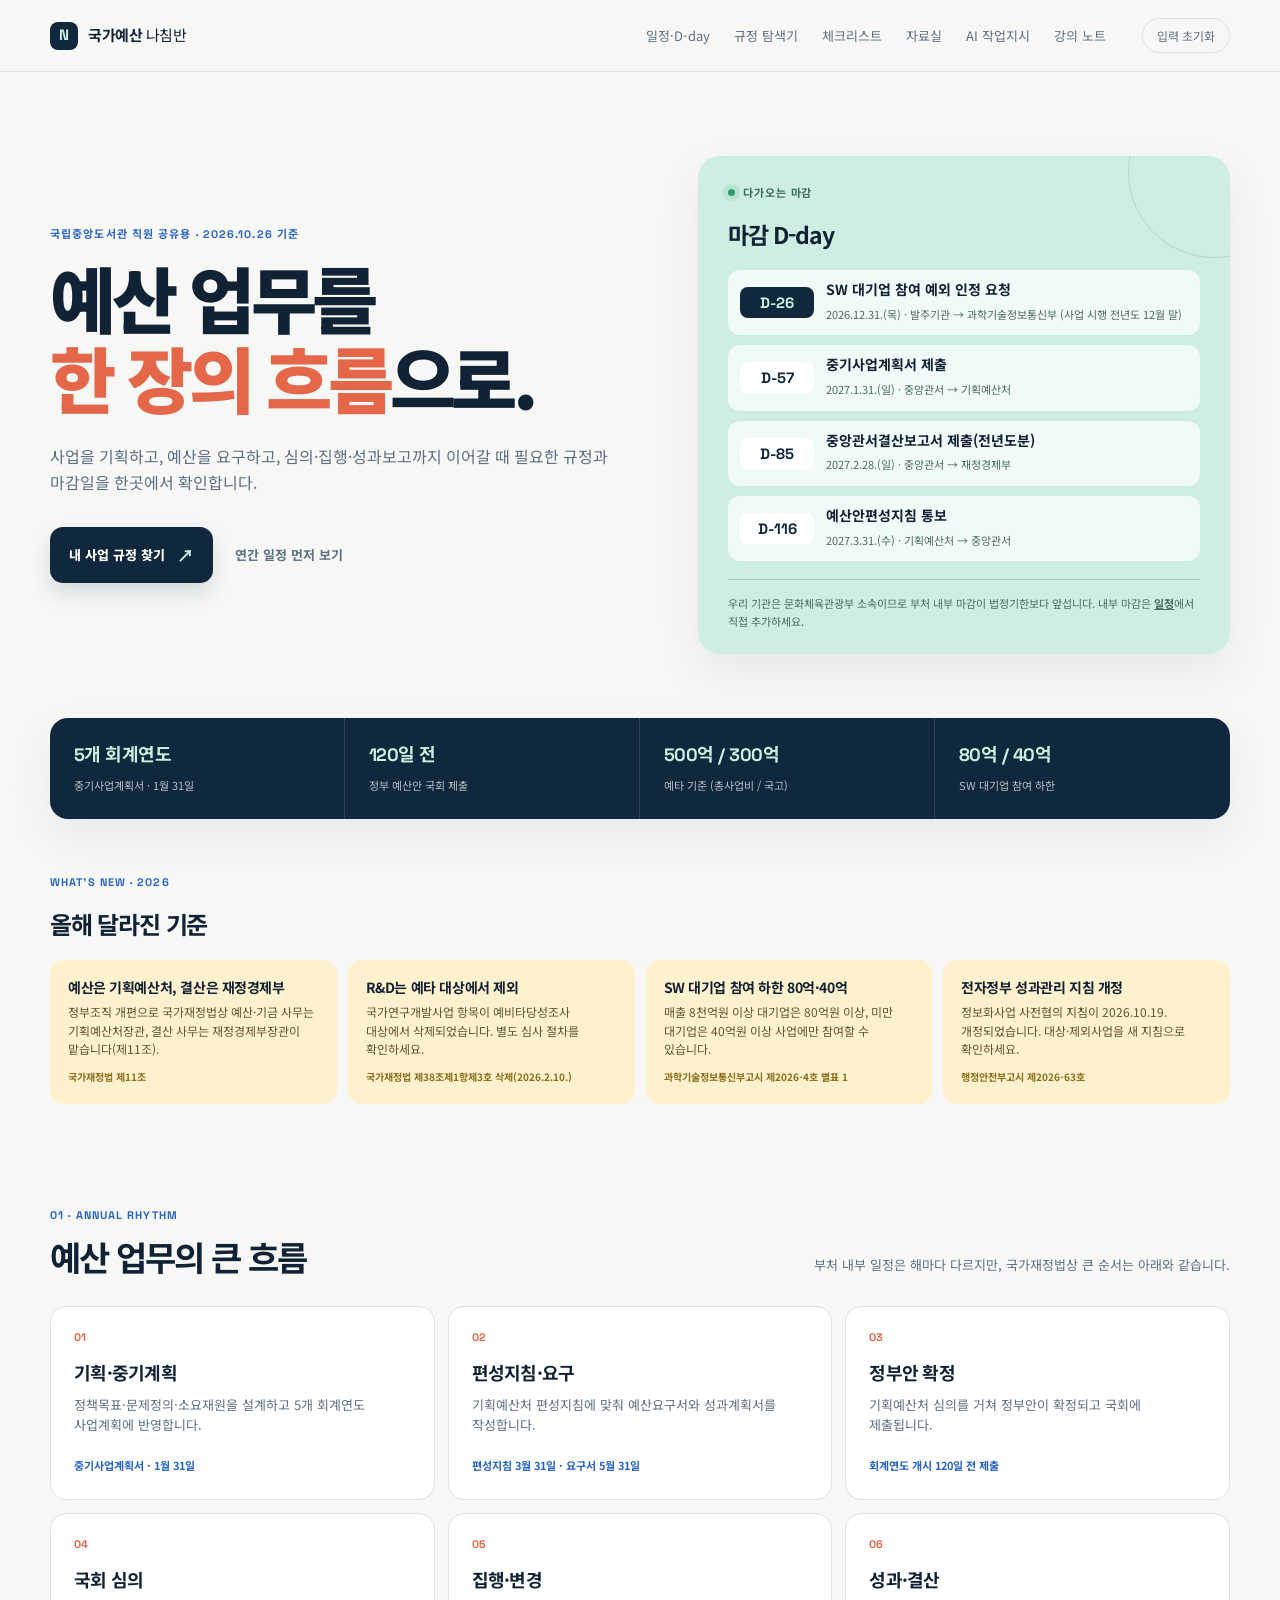
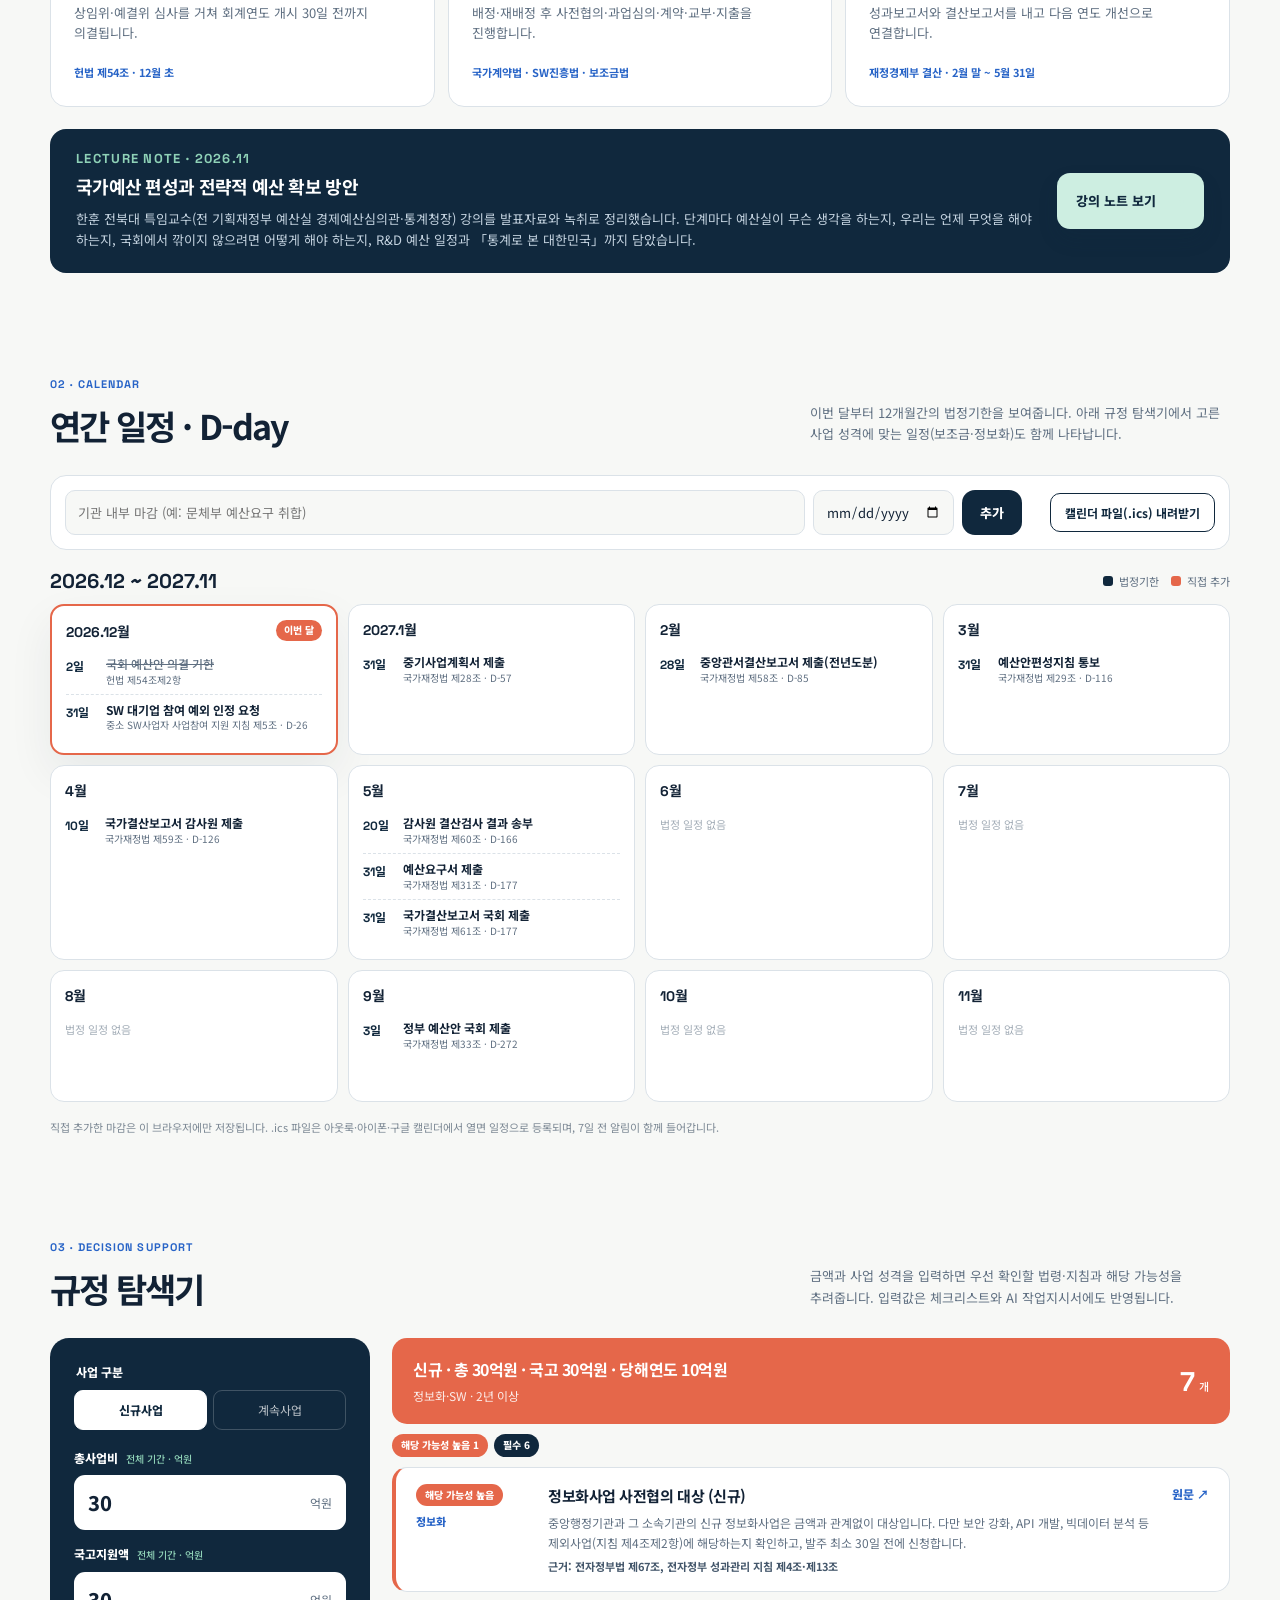
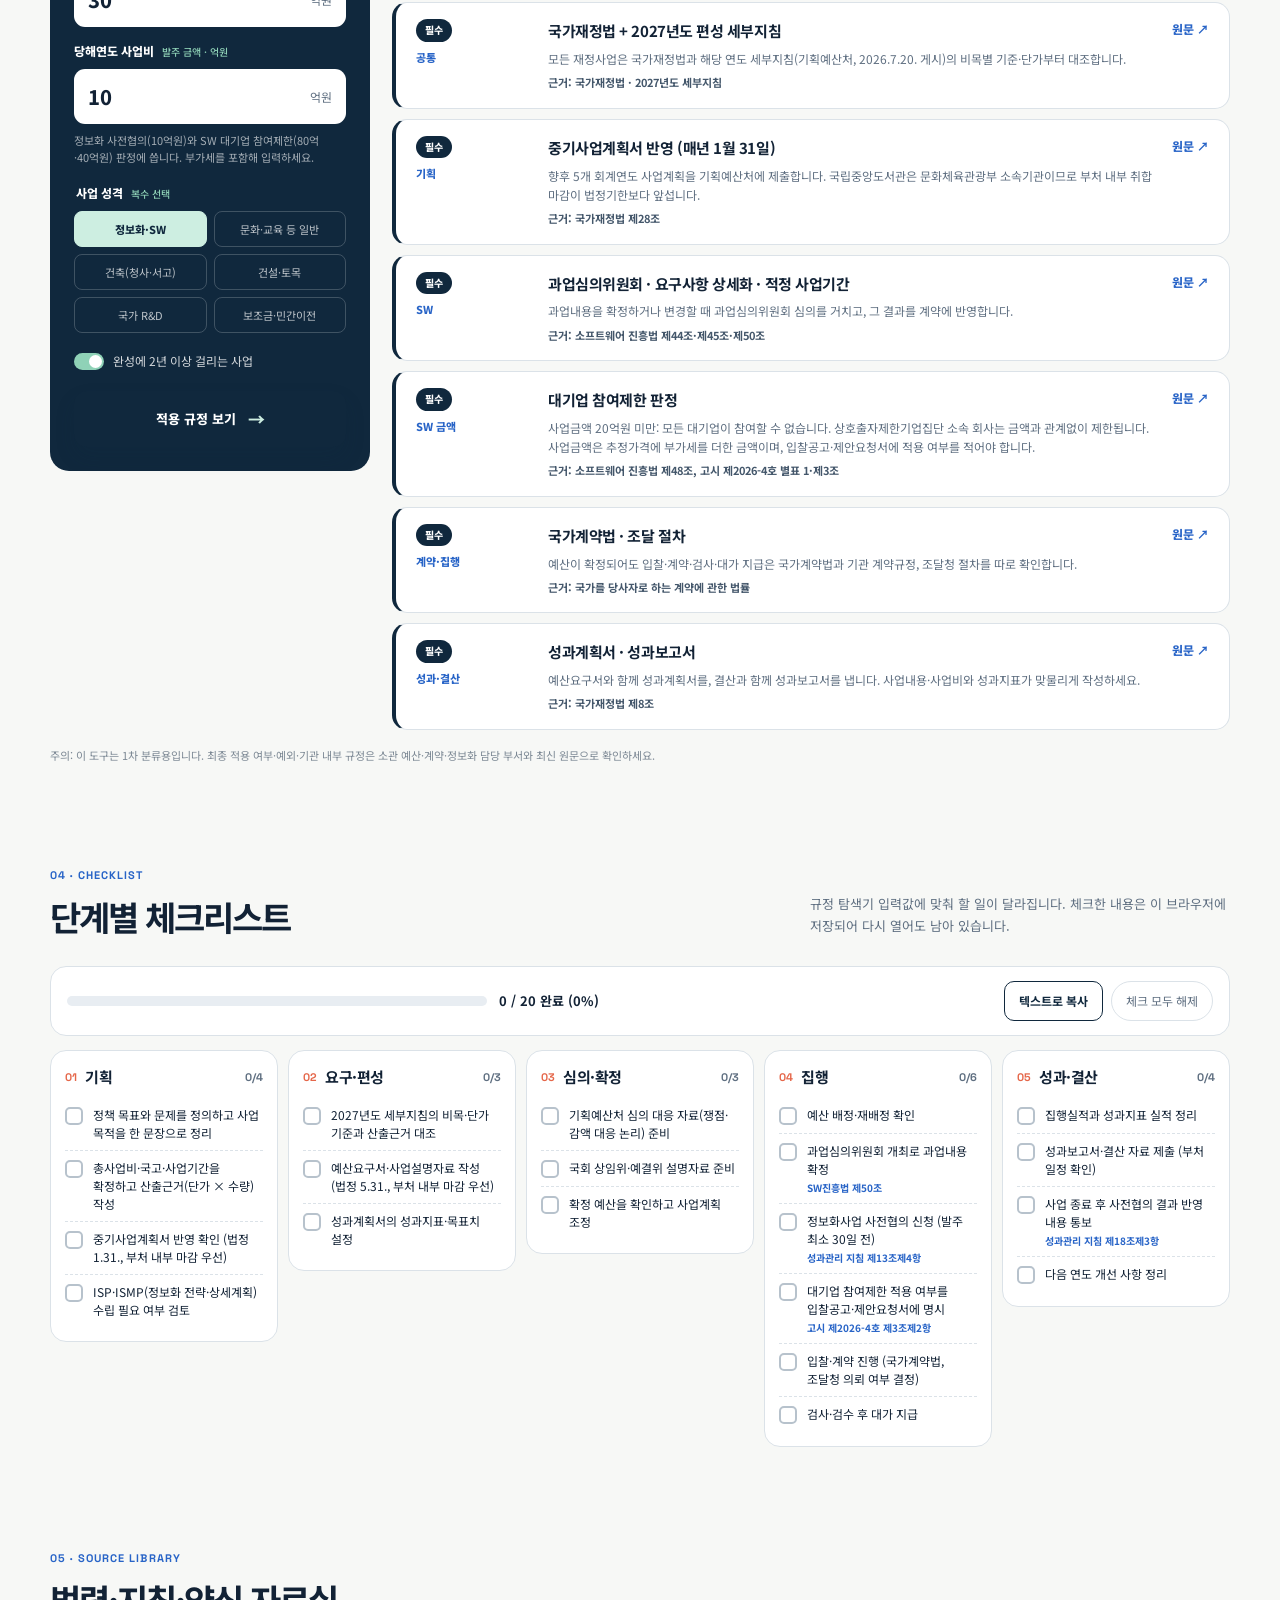
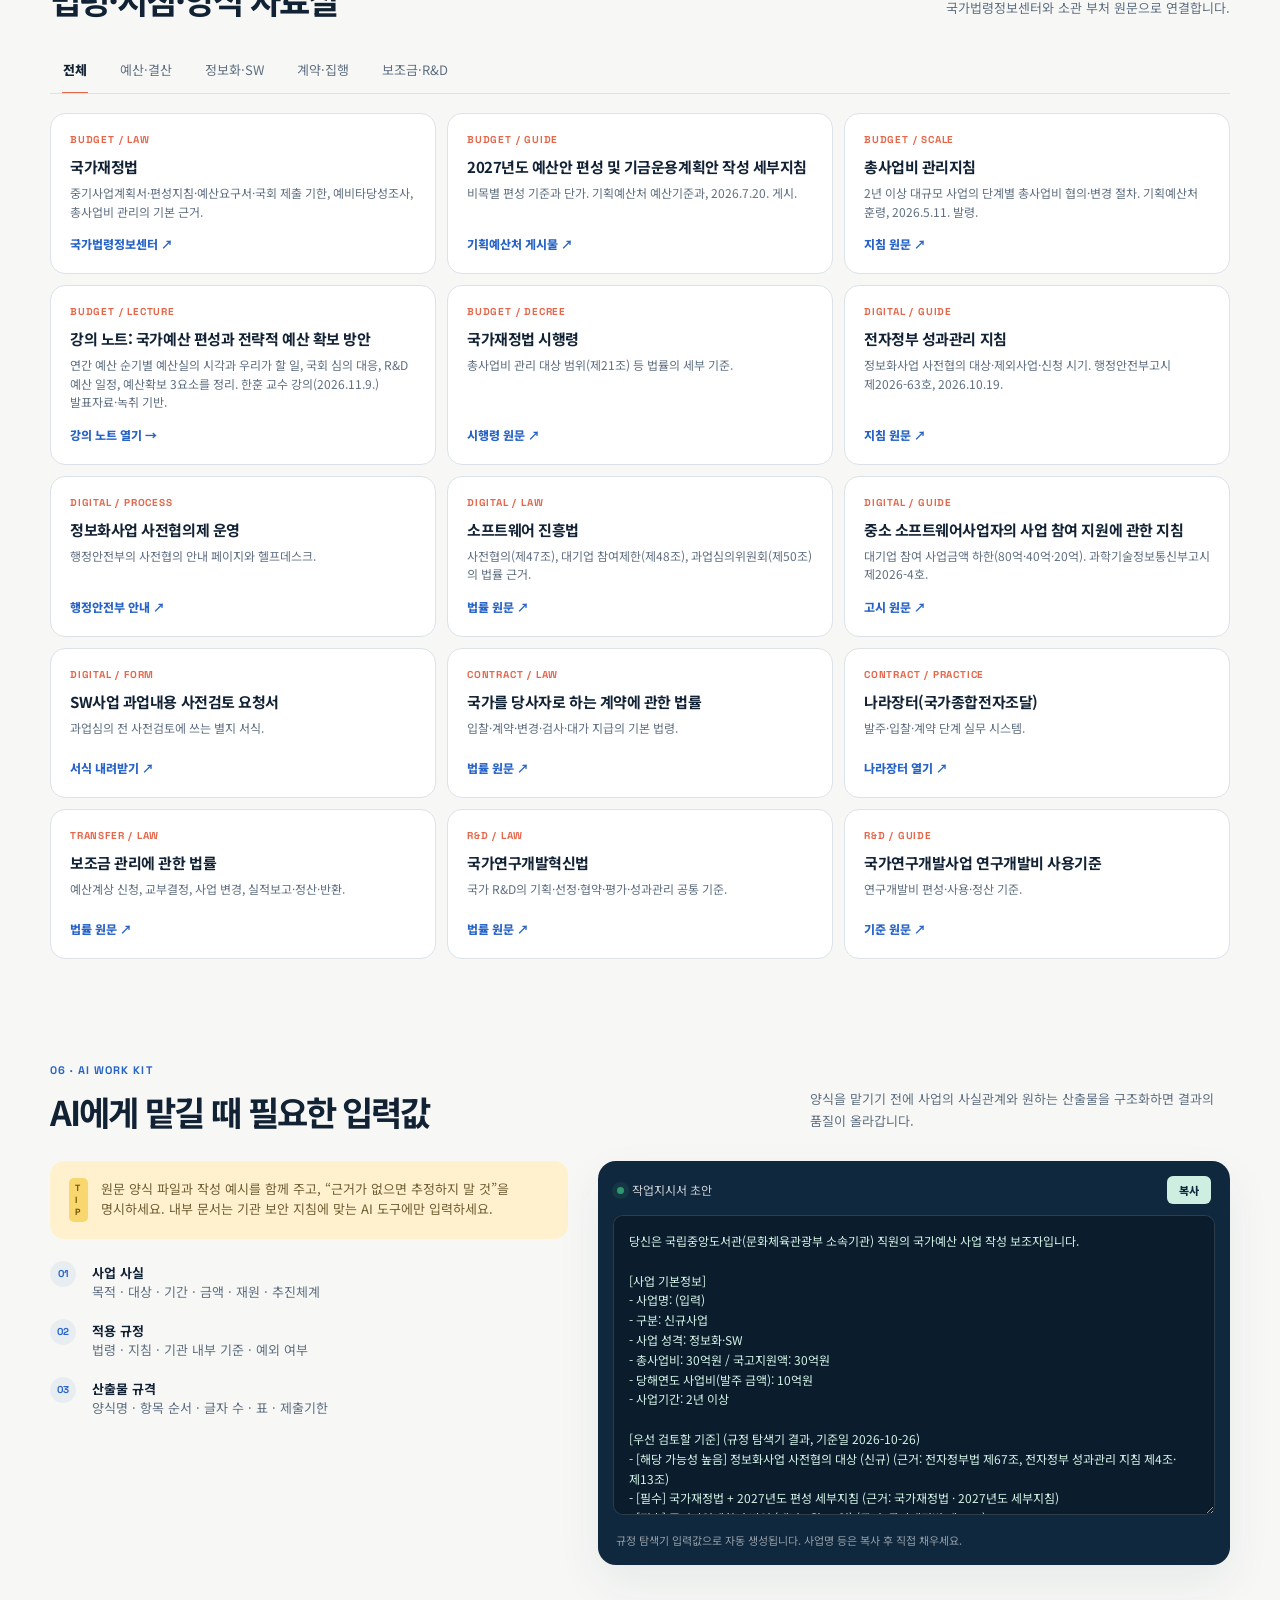
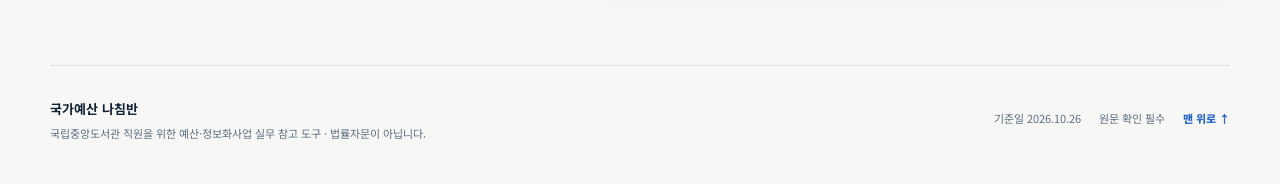
<file: index.html>
<!doctype html>
<html lang="ko">
  <head>
    <meta charset="UTF-8" />
    <meta name="viewport" content="width=device-width, initial-scale=1.0" />
    <meta name="description" content="국립중앙도서관 직원을 위한 국가예산 업무 참고 도구 — 규정 탐색, 연간 일정·D-day, 단계별 체크리스트" />
    <title>국가예산 나침반</title>
    <link rel="preconnect" href="https://fonts.googleapis.com" />
    <link rel="preconnect" href="https://fonts.gstatic.com" crossorigin />
    <link rel="stylesheet" href="https://fonts.googleapis.com/css2?family=Noto+Sans+KR:wght@400;500;700;800;900&family=Space+Grotesk:wght@500;700&display=swap" />
    <link rel="stylesheet" href="styles.css" />
  </head>
  <body>
    <a class="skip-link" href="#main">본문 바로가기</a>
    <header class="topbar">
      <a class="brand" href="#top" aria-label="국가예산 나침반 처음으로"><span class="brand-mark" aria-hidden="true">N</span><span><strong>국가예산</strong> 나침반</span></a>
      <nav class="topnav" aria-label="주요 메뉴">
        <a href="#calendar">일정·D-day</a>
        <a href="#finder">규정 탐색기</a>
        <a href="#checklist-section">체크리스트</a>
        <a href="#library">자료실</a>
        <a href="#ai-kit">AI 작업지시</a>
        <a href="lecture.html">강의 노트</a>
      </nav>
      <button class="ghost-button" id="resetButton" type="button">입력 초기화</button>
    </header>

    <main id="main">
      <span id="top"></span>
      <section class="hero section-shell">
        <div class="hero-copy">
          <p class="eyebrow">국립중앙도서관 직원 공유용 · <span id="basisDate"></span> 기준</p>
          <h1>예산 업무를<br /><span>한 장의 흐름</span>으로.</h1>
          <p class="hero-lede">사업을 기획하고, 예산을 요구하고, 심의·집행·성과보고까지 이어갈 때 필요한 규정과 마감일을 한곳에서 확인합니다.</p>
          <div class="hero-actions">
            <a class="primary-button" href="#finder">내 사업 규정 찾기 <span aria-hidden="true">↗</span></a>
            <a class="text-link" href="#calendar">연간 일정 먼저 보기</a>
          </div>
        </div>
        <aside class="hero-panel" aria-labelledby="upcomingTitle">
          <div class="panel-kicker"><span class="status-dot" aria-hidden="true"></span> 다가오는 마감</div>
          <h2 id="upcomingTitle">마감 D-day</h2>
          <ul class="upcoming-list" id="upcomingList"></ul>
          <div class="panel-foot">우리 기관은 문화체육관광부 소속이므로 부처 내부 마감이 법정기한보다 앞섭니다. 내부 마감은 <a href="#calendar">일정</a>에서 직접 추가하세요.</div>
        </aside>
      </section>

      <section class="section-shell stat-strip" aria-label="핵심 기준">
        <div><strong>5개 회계연도</strong><span>중기사업계획서 · 1월 31일</span></div>
        <div><strong>120일 전</strong><span>정부 예산안 국회 제출</span></div>
        <div><strong>500억 / 300억</strong><span>예타 기준 (총사업비 / 국고)</span></div>
        <div><strong>80억 / 40억</strong><span>SW 대기업 참여 하한</span></div>
      </section>

      <section class="section-shell changes" aria-labelledby="changesTitle">
        <div class="changes-head">
          <p class="eyebrow">WHAT'S NEW · 2026</p>
          <h2 id="changesTitle">올해 달라진 기준</h2>
        </div>
        <div class="changes-grid" id="changesGrid"></div>
      </section>

      <section class="section-shell section-block" id="flow" aria-labelledby="flowTitle">
        <div class="section-heading">
          <div><p class="eyebrow">01 · ANNUAL RHYTHM</p><h2 id="flowTitle">예산 업무의 큰 흐름</h2></div>
          <p>부처 내부 일정은 해마다 다르지만, 국가재정법상 큰 순서는 아래와 같습니다.</p>
        </div>
        <ol class="flow-grid">
          <li class="flow-card"><div class="flow-number">01</div><h3>기획·중기계획</h3><p>정책목표·문제정의·소요재원을 설계하고 5개 회계연도 사업계획에 반영합니다.</p><small>중기사업계획서 · 1월 31일</small></li>
          <li class="flow-card"><div class="flow-number">02</div><h3>편성지침·요구</h3><p>기획예산처 편성지침에 맞춰 예산요구서와 성과계획서를 작성합니다.</p><small>편성지침 3월 31일 · 요구서 5월 31일</small></li>
          <li class="flow-card"><div class="flow-number">03</div><h3>정부안 확정</h3><p>기획예산처 심의를 거쳐 정부안이 확정되고 국회에 제출됩니다.</p><small>회계연도 개시 120일 전 제출</small></li>
          <li class="flow-card"><div class="flow-number">04</div><h3>국회 심의</h3><p>상임위·예결위 심사를 거쳐 회계연도 개시 30일 전까지 의결됩니다.</p><small>헌법 제54조 · 12월 초</small></li>
          <li class="flow-card"><div class="flow-number">05</div><h3>집행·변경</h3><p>배정·재배정 후 사전협의·과업심의·계약·교부·지출을 진행합니다.</p><small>국가계약법 · SW진흥법 · 보조금법</small></li>
          <li class="flow-card"><div class="flow-number">06</div><h3>성과·결산</h3><p>성과보고서와 결산보고서를 내고 다음 연도 개선으로 연결합니다.</p><small>재정경제부 결산 · 2월 말 ~ 5월 31일</small></li>
        </ol>
        <div class="lecture-teaser">
          <div>
            <p class="eyebrow">LECTURE NOTE · 2026.11</p>
            <h3>국가예산 편성과 전략적 예산 확보 방안</h3>
            <p>한훈 전북대 특임교수(전 기획재정부 예산실 경제예산심의관·통계청장) 강의를 발표자료와 녹취로 정리했습니다. 단계마다 예산실이 무슨 생각을 하는지, 우리는 언제 무엇을 해야 하는지, 국회에서 깎이지 않으려면 어떻게 해야 하는지, R&amp;D 예산 일정과 「통계로 본 대한민국」까지 담았습니다.</p>
          </div>
          <a class="primary-button" href="lecture.html">강의 노트 보기 <span aria-hidden="true">→</span></a>
        </div>
      </section>

      <section class="section-shell section-block" id="calendar" aria-labelledby="calendarTitle">
        <div class="section-heading">
          <div><p class="eyebrow">02 · CALENDAR</p><h2 id="calendarTitle">연간 일정 · D-day</h2></div>
          <p>이번 달부터 12개월간의 법정기한을 보여줍니다. 아래 규정 탐색기에서 고른 사업 성격에 맞는 일정(보조금·정보화)도 함께 나타납니다.</p>
        </div>
        <div class="calendar-tools">
          <form class="custom-form" id="customForm">
            <label class="sr-only" for="customTitle">마감 이름</label>
            <input id="customTitle" type="text" maxlength="60" placeholder="기관 내부 마감 (예: 문체부 예산요구 취합)" required />
            <label class="sr-only" for="customDate">날짜</label>
            <input id="customDate" type="date" required />
            <button class="primary-button" type="submit">추가</button>
          </form>
          <div class="calendar-actions">
            <span class="muted" id="customCount"></span>
            <button class="outline-button" id="downloadIcs" type="button">캘린더 파일(.ics) 내려받기</button>
          </div>
        </div>
        <div class="timeline-head"><h3 id="timelineYear"></h3><span class="legend"><i class="legal"></i>법정기한 <i class="custom"></i>직접 추가</span></div>
        <div class="timeline" id="timeline"></div>
        <p class="disclaimer">직접 추가한 마감은 이 브라우저에만 저장됩니다. .ics 파일은 아웃룩·아이폰·구글 캘린더에서 열면 일정으로 등록되며, 7일 전 알림이 함께 들어갑니다.</p>
      </section>

      <section class="section-shell section-block finder-section" id="finder" aria-labelledby="finderTitle">
        <div class="section-heading">
          <div><p class="eyebrow">03 · DECISION SUPPORT</p><h2 id="finderTitle">규정 탐색기</h2></div>
          <p>금액과 사업 성격을 입력하면 우선 확인할 법령·지침과 해당 가능성을 추려줍니다. 입력값은 체크리스트와 AI 작업지시서에도 반영됩니다.</p>
        </div>
        <div class="finder-layout">
          <form class="finder-form" id="finderForm">
            <fieldset class="segmented">
              <legend>사업 구분</legend>
              <label><input type="radio" name="stage" value="new" checked /><span>신규사업</span></label>
              <label><input type="radio" name="stage" value="continuing" /><span>계속사업</span></label>
            </fieldset>

            <label class="field-label" for="amount">총사업비 <span>전체 기간 · 억원</span></label>
            <div class="amount-input"><input id="amount" type="number" min="0" step="0.1" inputmode="decimal" /><span>억원</span></div>

            <label class="field-label" for="supportAmount">국고지원액 <span>전체 기간 · 억원</span></label>
            <div class="amount-input"><input id="supportAmount" type="number" min="0" step="0.1" inputmode="decimal" /><span>억원</span></div>

            <label class="field-label" for="annualAmount">당해연도 사업비 <span>발주 금액 · 억원</span></label>
            <div class="amount-input"><input id="annualAmount" type="number" min="0" step="0.1" inputmode="decimal" /><span>억원</span></div>
            <p class="field-help">정보화 사전협의(10억원)와 SW 대기업 참여제한(80억·40억원) 판정에 씁니다. 부가세를 포함해 입력하세요.</p>

            <fieldset>
              <legend>사업 성격 <span>복수 선택</span></legend>
              <div class="tag-grid">
                <label class="tag-checkbox"><input type="checkbox" name="type" value="info" /><span>정보화·SW</span></label>
                <label class="tag-checkbox"><input type="checkbox" name="type" value="culture" /><span>문화·교육 등 일반</span></label>
                <label class="tag-checkbox"><input type="checkbox" name="type" value="building" /><span>건축(청사·서고)</span></label>
                <label class="tag-checkbox"><input type="checkbox" name="type" value="construction" /><span>건설·토목</span></label>
                <label class="tag-checkbox"><input type="checkbox" name="type" value="rd" /><span>국가 R&amp;D</span></label>
                <label class="tag-checkbox"><input type="checkbox" name="type" value="subsidy" /><span>보조금·민간이전</span></label>
              </div>
            </fieldset>

            <label class="toggle-row"><input id="multiYear" type="checkbox" /><span class="toggle-ui" aria-hidden="true"></span><span>완성에 2년 이상 걸리는 사업</span></label>
            <button class="primary-button full" type="submit">적용 규정 보기 <span aria-hidden="true">→</span></button>
          </form>
          <div class="finder-results" id="finderResults" aria-live="polite"></div>
        </div>
        <p class="disclaimer">주의: 이 도구는 1차 분류용입니다. 최종 적용 여부·예외·기관 내부 규정은 소관 예산·계약·정보화 담당 부서와 최신 원문으로 확인하세요.</p>
      </section>

      <section class="section-shell section-block" id="checklist-section" aria-labelledby="checklistTitle">
        <div class="section-heading">
          <div><p class="eyebrow">04 · CHECKLIST</p><h2 id="checklistTitle">단계별 체크리스트</h2></div>
          <p>규정 탐색기 입력값에 맞춰 할 일이 달라집니다. 체크한 내용은 이 브라우저에 저장되어 다시 열어도 남아 있습니다.</p>
        </div>
        <div class="check-toolbar">
          <div class="progress-wrap">
            <div class="progress" role="progressbar" aria-label="체크리스트 진행률" aria-valuemin="0" aria-valuemax="100" aria-valuenow="0"><div id="checkProgressBar"></div></div>
            <span id="checkProgressText"></span>
          </div>
          <div class="check-actions">
            <button class="outline-button" id="copyChecklist" type="button">텍스트로 복사</button>
            <button class="ghost-button" id="resetChecklist" type="button">체크 모두 해제</button>
          </div>
        </div>
        <div class="checklist" id="checklist"></div>
      </section>

      <section class="section-shell section-block" id="library" aria-labelledby="libraryTitle">
        <div class="section-heading">
          <div><p class="eyebrow">05 · SOURCE LIBRARY</p><h2 id="libraryTitle">법령·지침·양식 자료실</h2></div>
          <p>국가법령정보센터와 소관 부처 원문으로 연결합니다.</p>
        </div>
        <div class="library-tabs" role="tablist" aria-label="자료 분류">
          <button class="library-tab active" role="tab" aria-selected="true" data-filter="all" type="button">전체</button>
          <button class="library-tab" role="tab" aria-selected="false" data-filter="budget" type="button">예산·결산</button>
          <button class="library-tab" role="tab" aria-selected="false" data-filter="digital" type="button">정보화·SW</button>
          <button class="library-tab" role="tab" aria-selected="false" data-filter="contract" type="button">계약·집행</button>
          <button class="library-tab" role="tab" aria-selected="false" data-filter="transfer" type="button">보조금·R&amp;D</button>
        </div>
        <div class="library-grid" id="libraryGrid"></div>
      </section>

      <section class="section-shell section-block ai-section" id="ai-kit" aria-labelledby="aiTitle">
        <div class="section-heading">
          <div><p class="eyebrow">06 · AI WORK KIT</p><h2 id="aiTitle">AI에게 맡길 때 필요한 입력값</h2></div>
          <p>양식을 맡기기 전에 사업의 사실관계와 원하는 산출물을 구조화하면 결과의 품질이 올라갑니다.</p>
        </div>
        <div class="ai-layout">
          <div class="ai-copy">
            <div class="ai-callout"><span>TIP</span><p>원문 양식 파일과 작성 예시를 함께 주고, “근거가 없으면 추정하지 말 것”을 명시하세요. 내부 문서는 기관 보안 지침에 맞는 AI 도구에만 입력하세요.</p></div>
            <div class="prompt-steps">
              <div><span>01</span><p><b>사업 사실</b><br />목적 · 대상 · 기간 · 금액 · 재원 · 추진체계</p></div>
              <div><span>02</span><p><b>적용 규정</b><br />법령 · 지침 · 기관 내부 기준 · 예외 여부</p></div>
              <div><span>03</span><p><b>산출물 규격</b><br />양식명 · 항목 순서 · 글자 수 · 표 · 제출기한</p></div>
            </div>
          </div>
          <div class="prompt-builder">
            <div class="builder-head"><div><span class="live-dot" aria-hidden="true"></span> 작업지시서 초안</div><button id="copyPrompt" type="button">복사</button></div>
            <label class="sr-only" for="promptOutput">AI 작업지시서</label>
            <textarea id="promptOutput" spellcheck="false"></textarea>
            <p class="builder-note">규정 탐색기 입력값으로 자동 생성됩니다. 사업명 등은 복사 후 직접 채우세요.</p>
          </div>
        </div>
      </section>
    </main>

    <footer class="footer section-shell">
      <div><strong>국가예산 나침반</strong><p>국립중앙도서관 직원을 위한 예산·정보화사업 실무 참고 도구 · 법률자문이 아닙니다.</p></div>
      <div class="footer-meta"><span>기준일 <span id="footerBasisDate"></span></span><span>원문 확인 필수</span><a href="#top">맨 위로 ↑</a></div>
    </footer>

    <script src="js/data.js"></script>
    <script src="js/app.js"></script>
  </body>
</html>
</file>
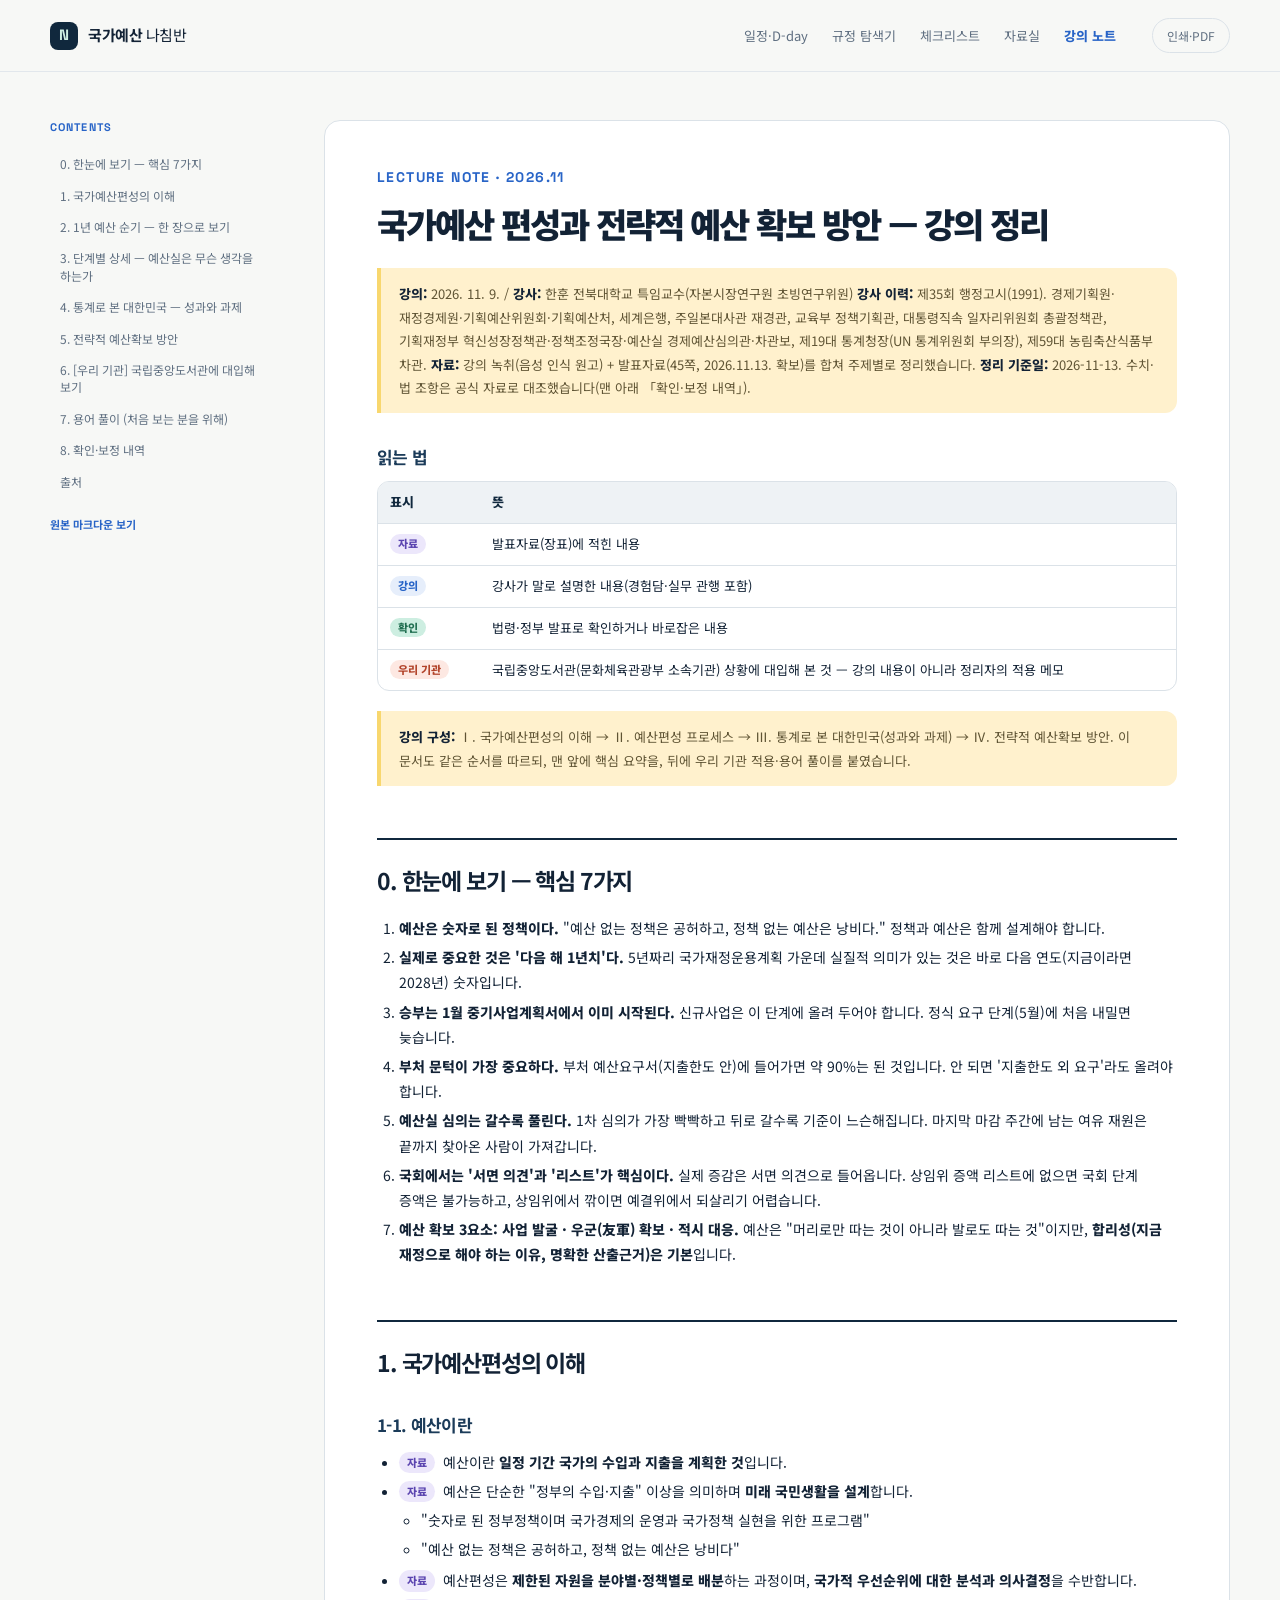
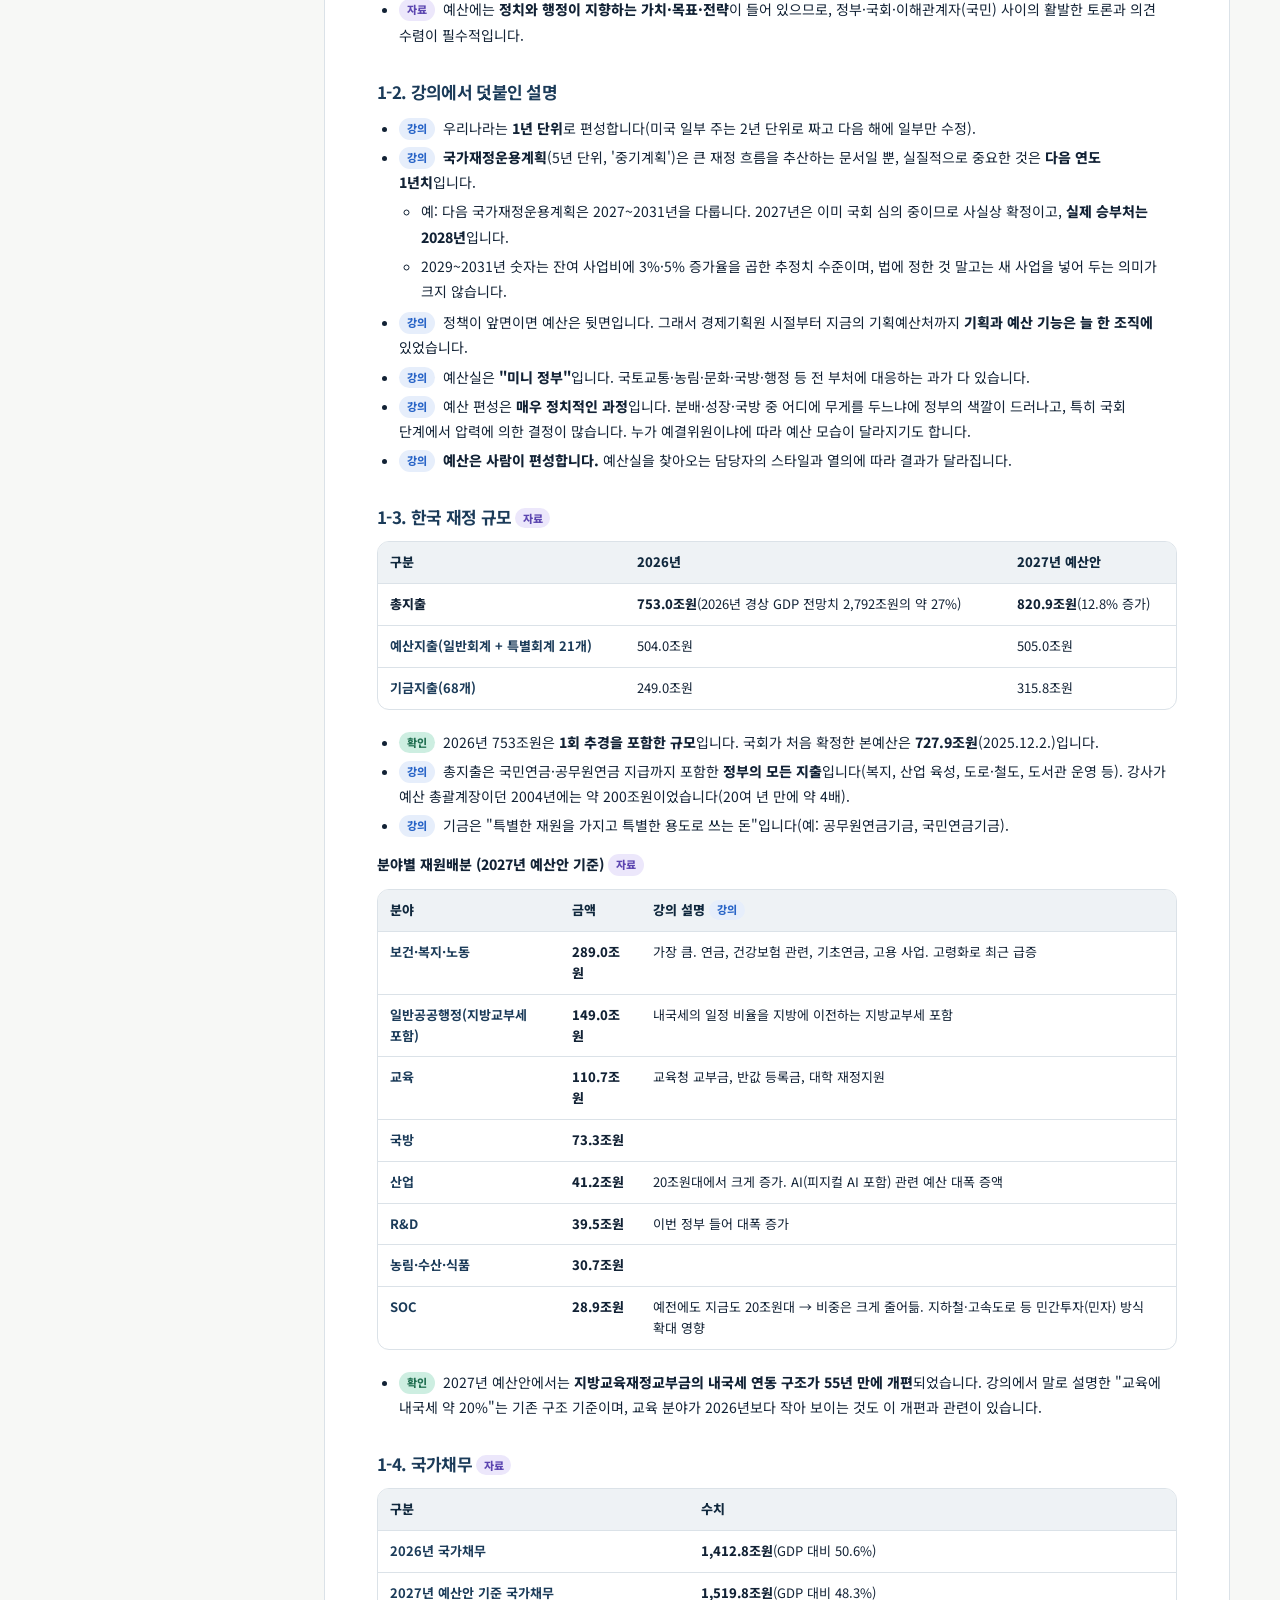
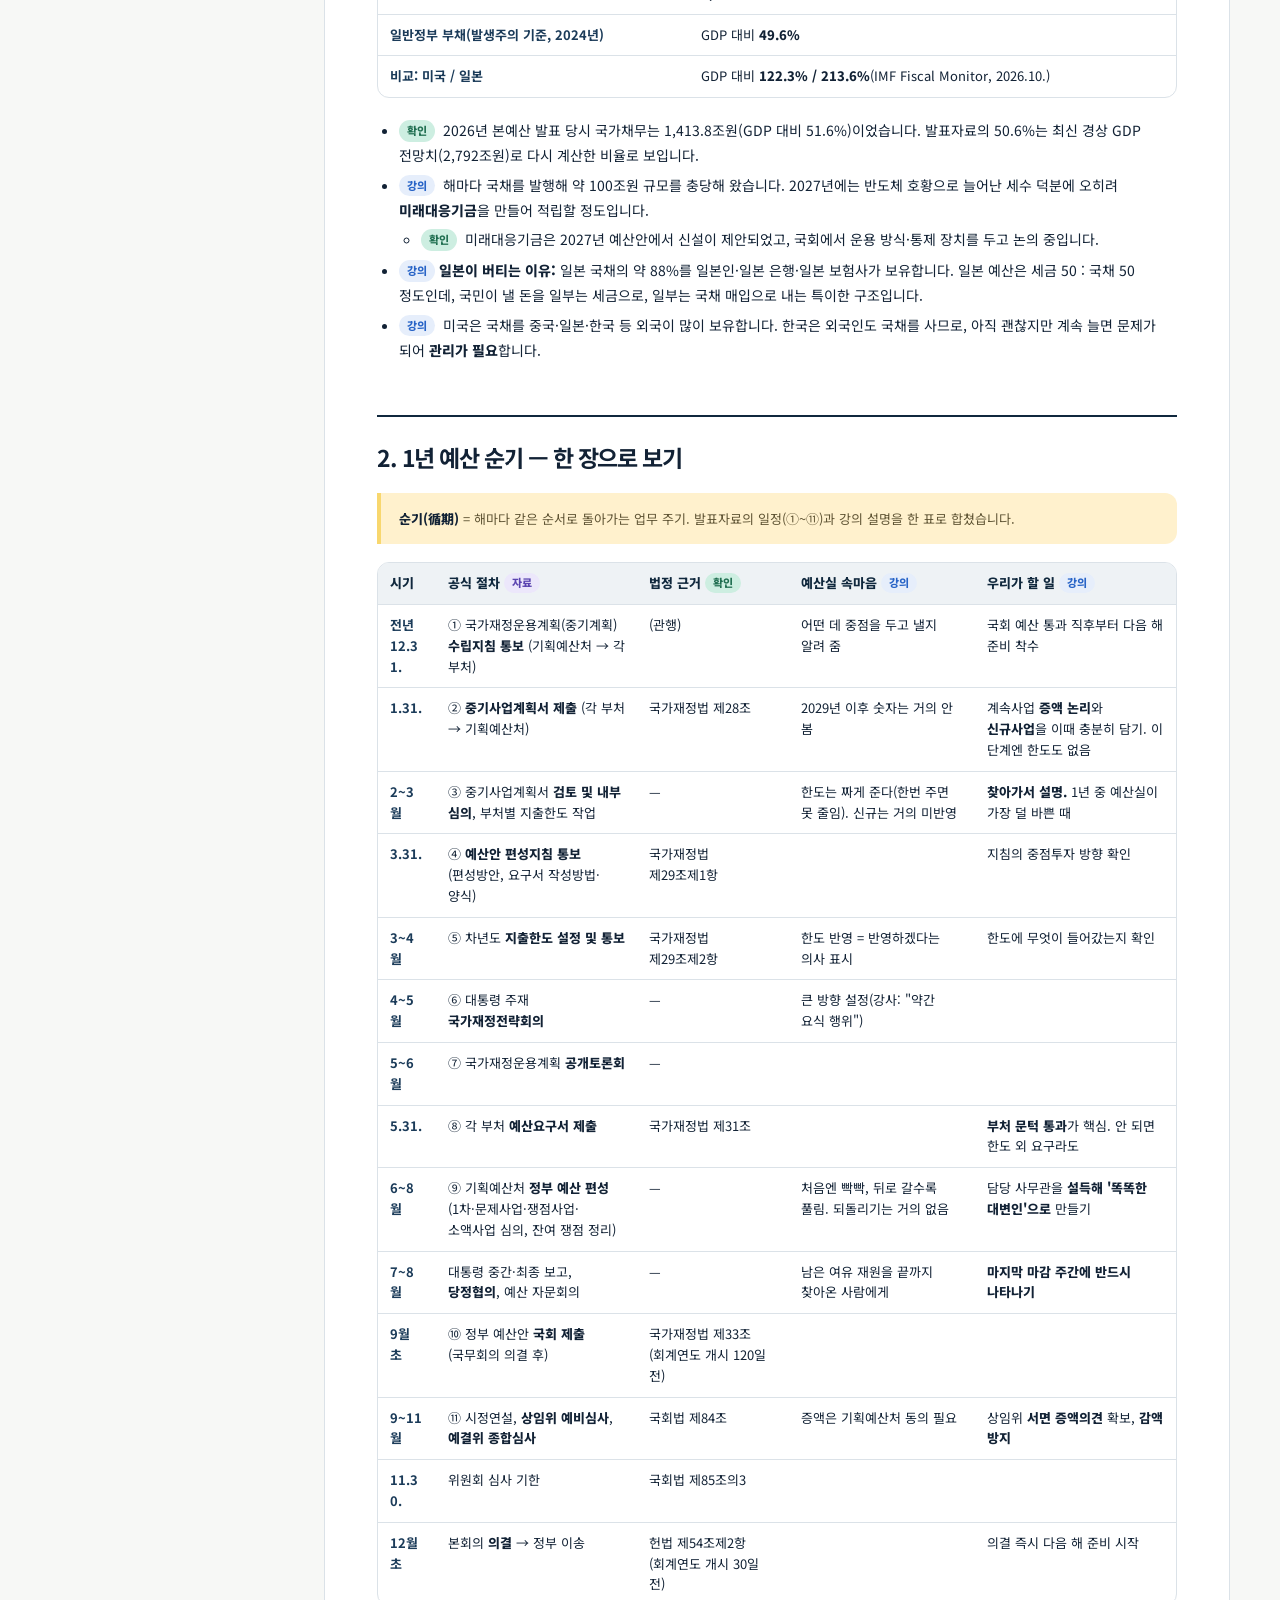
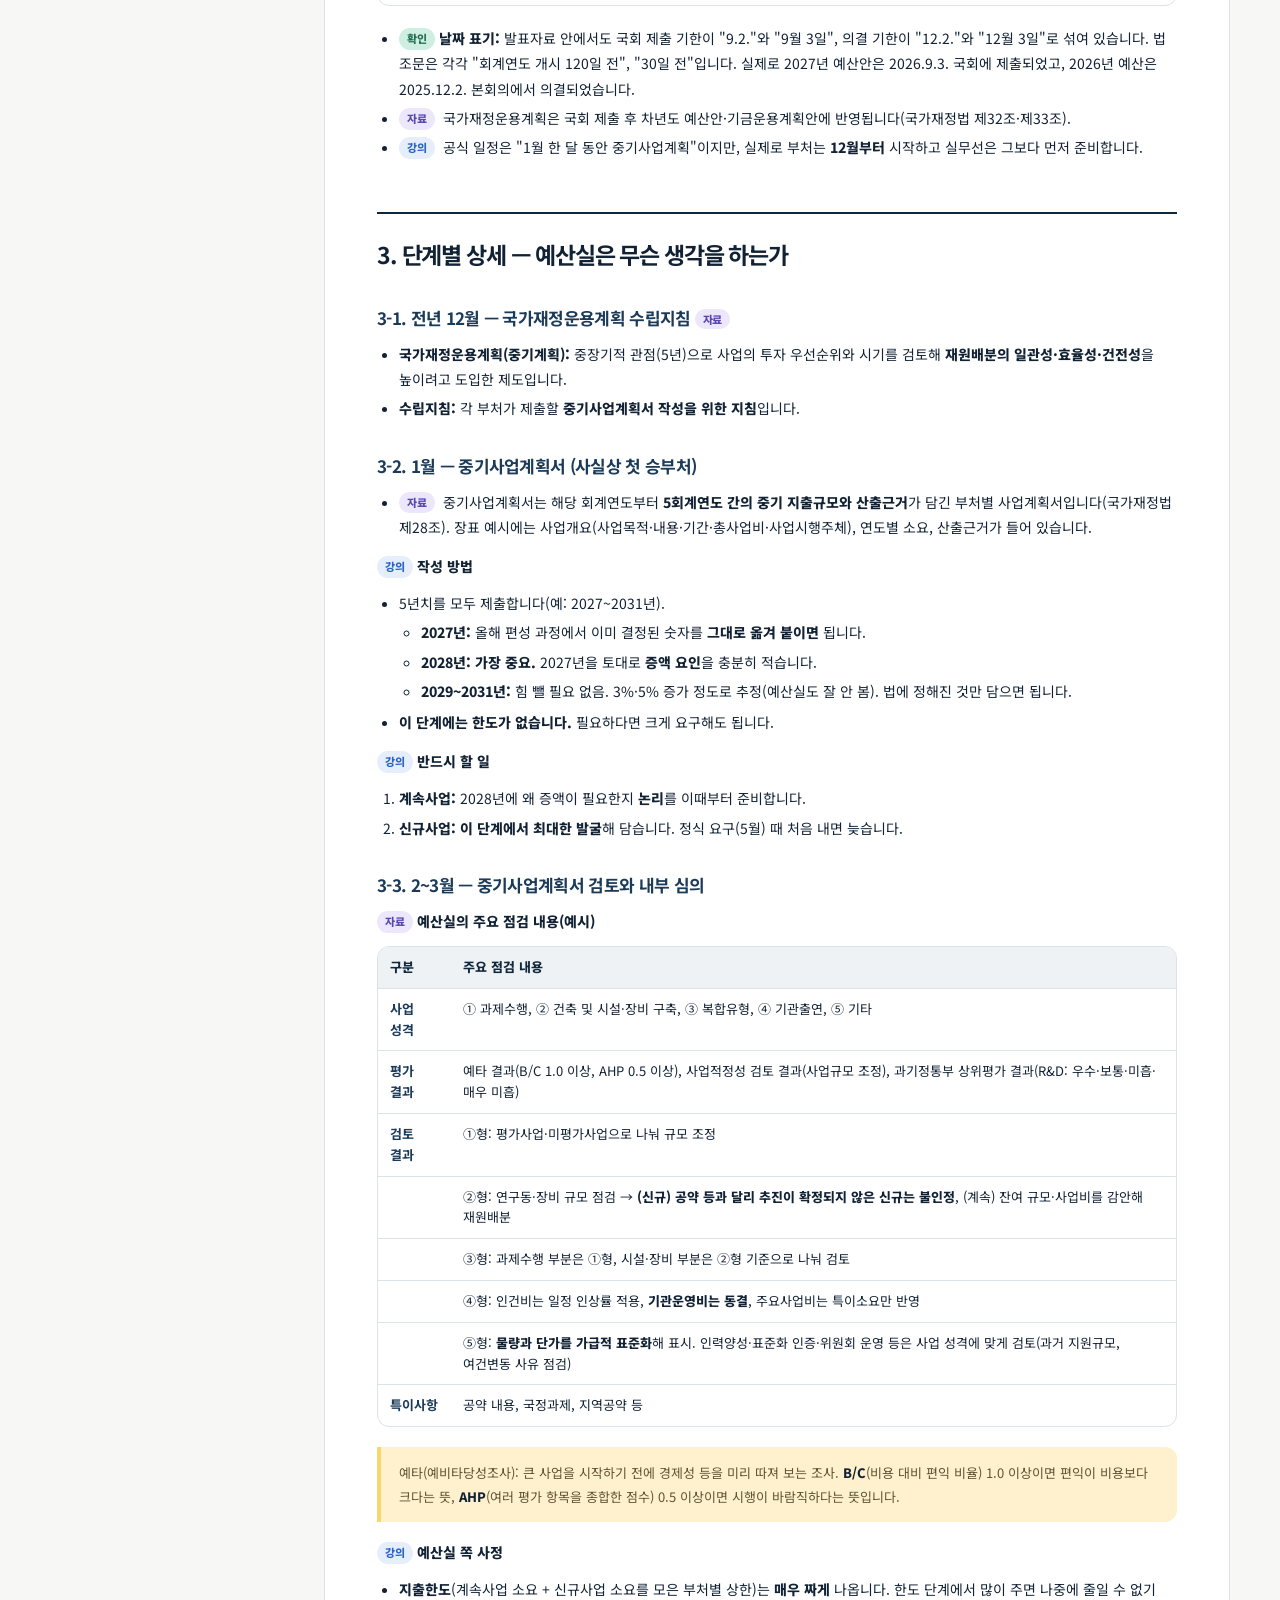
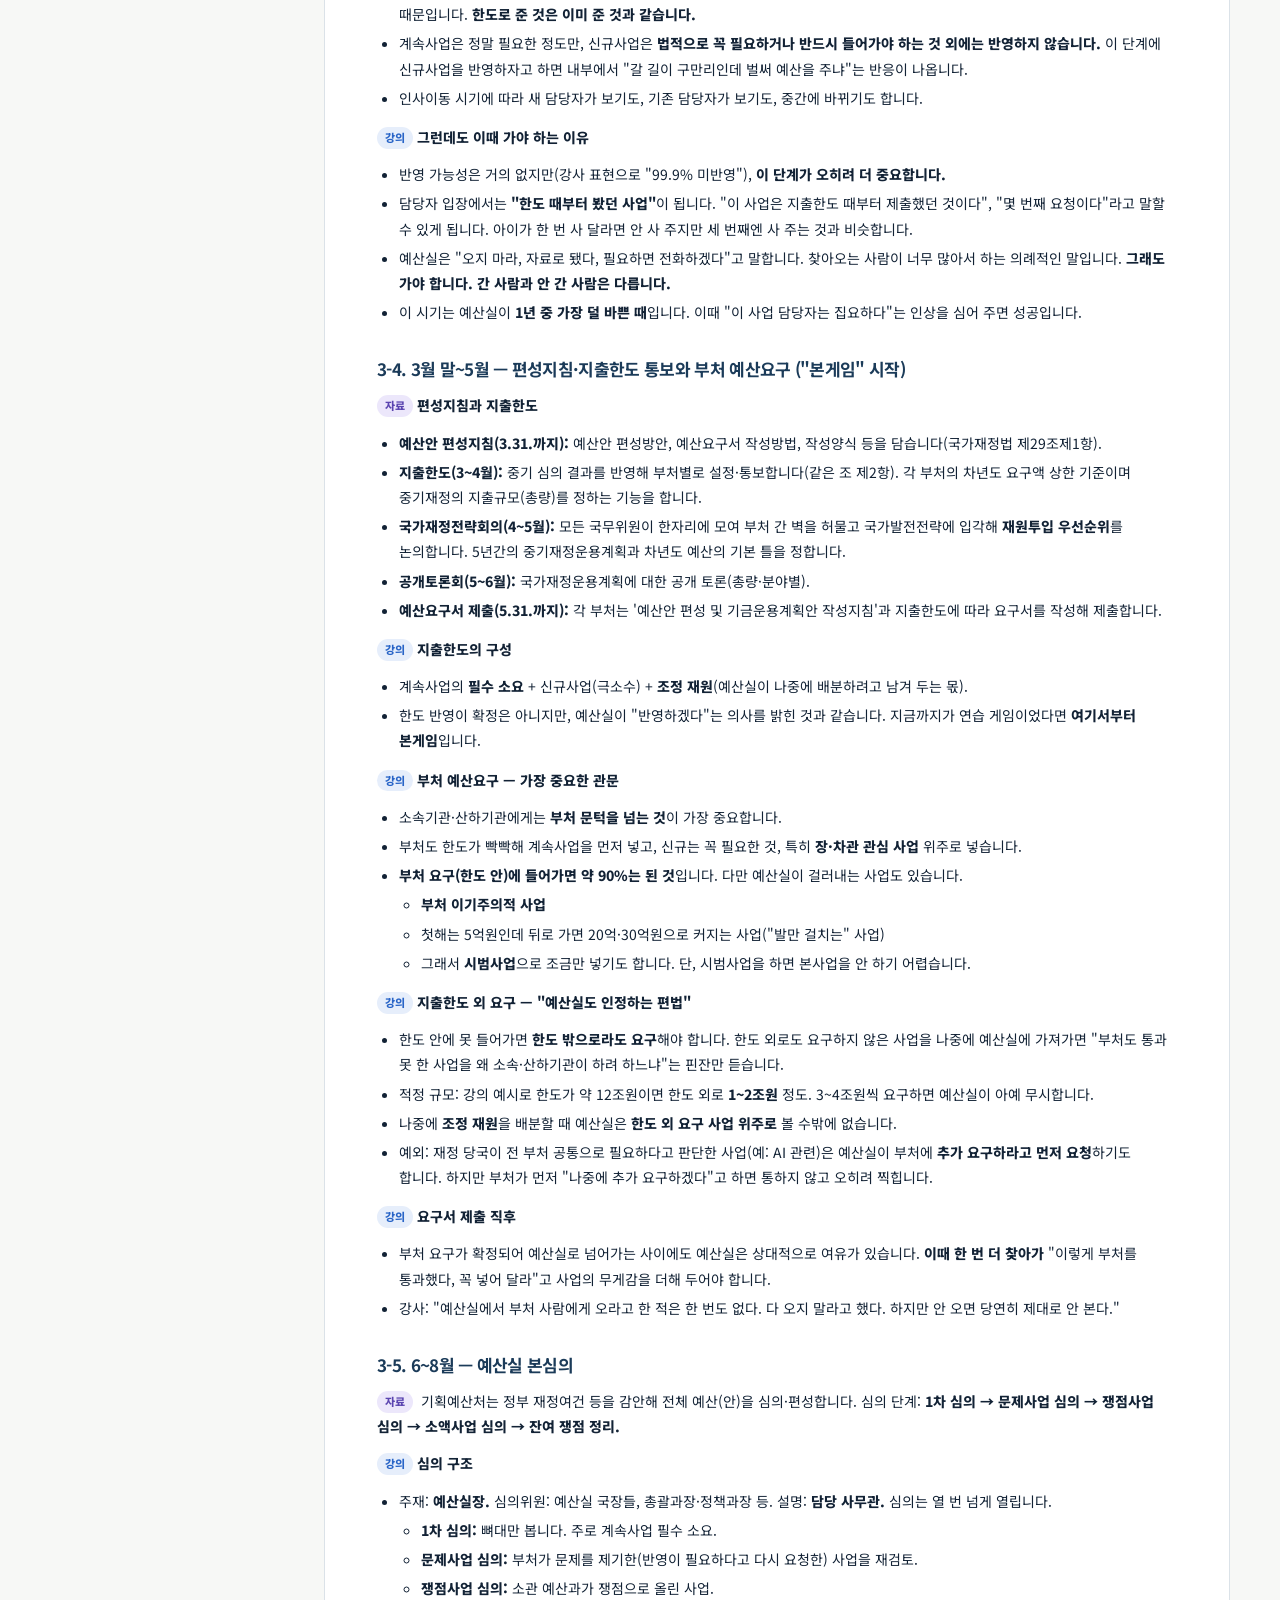
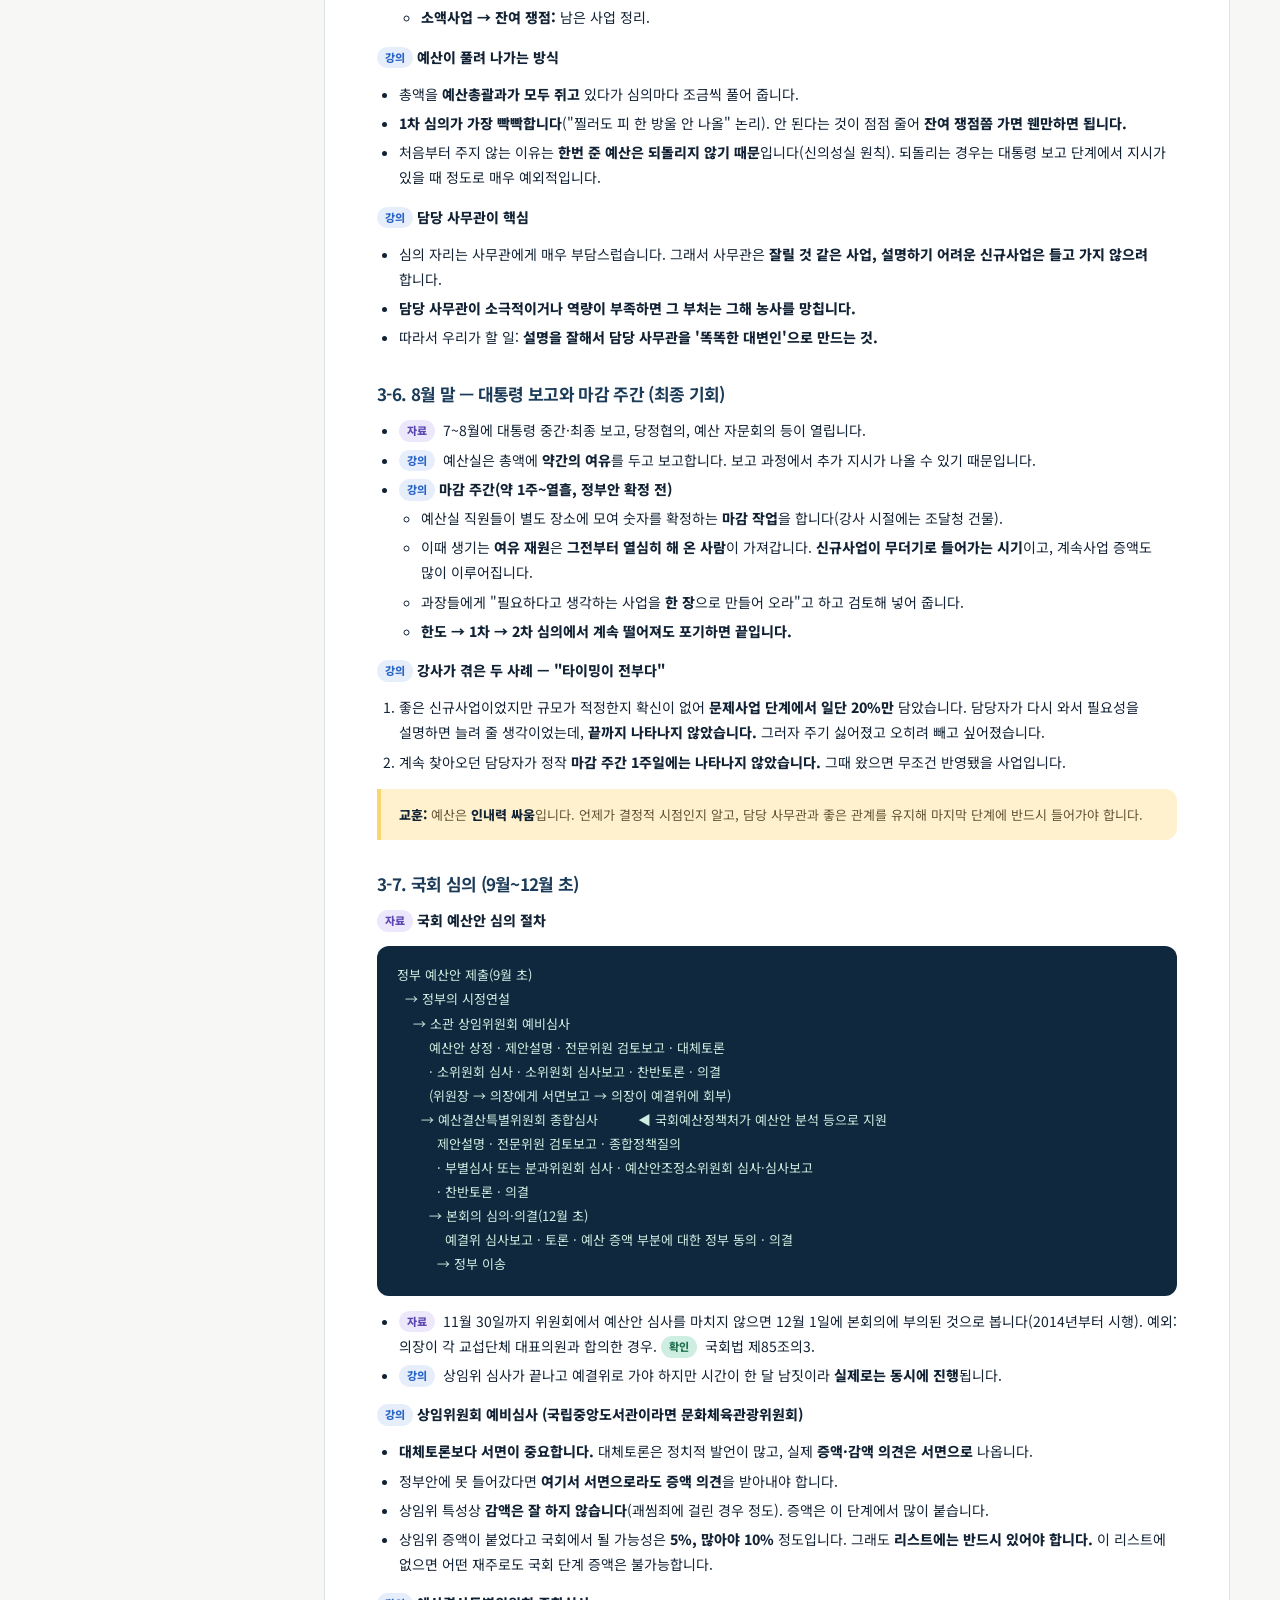
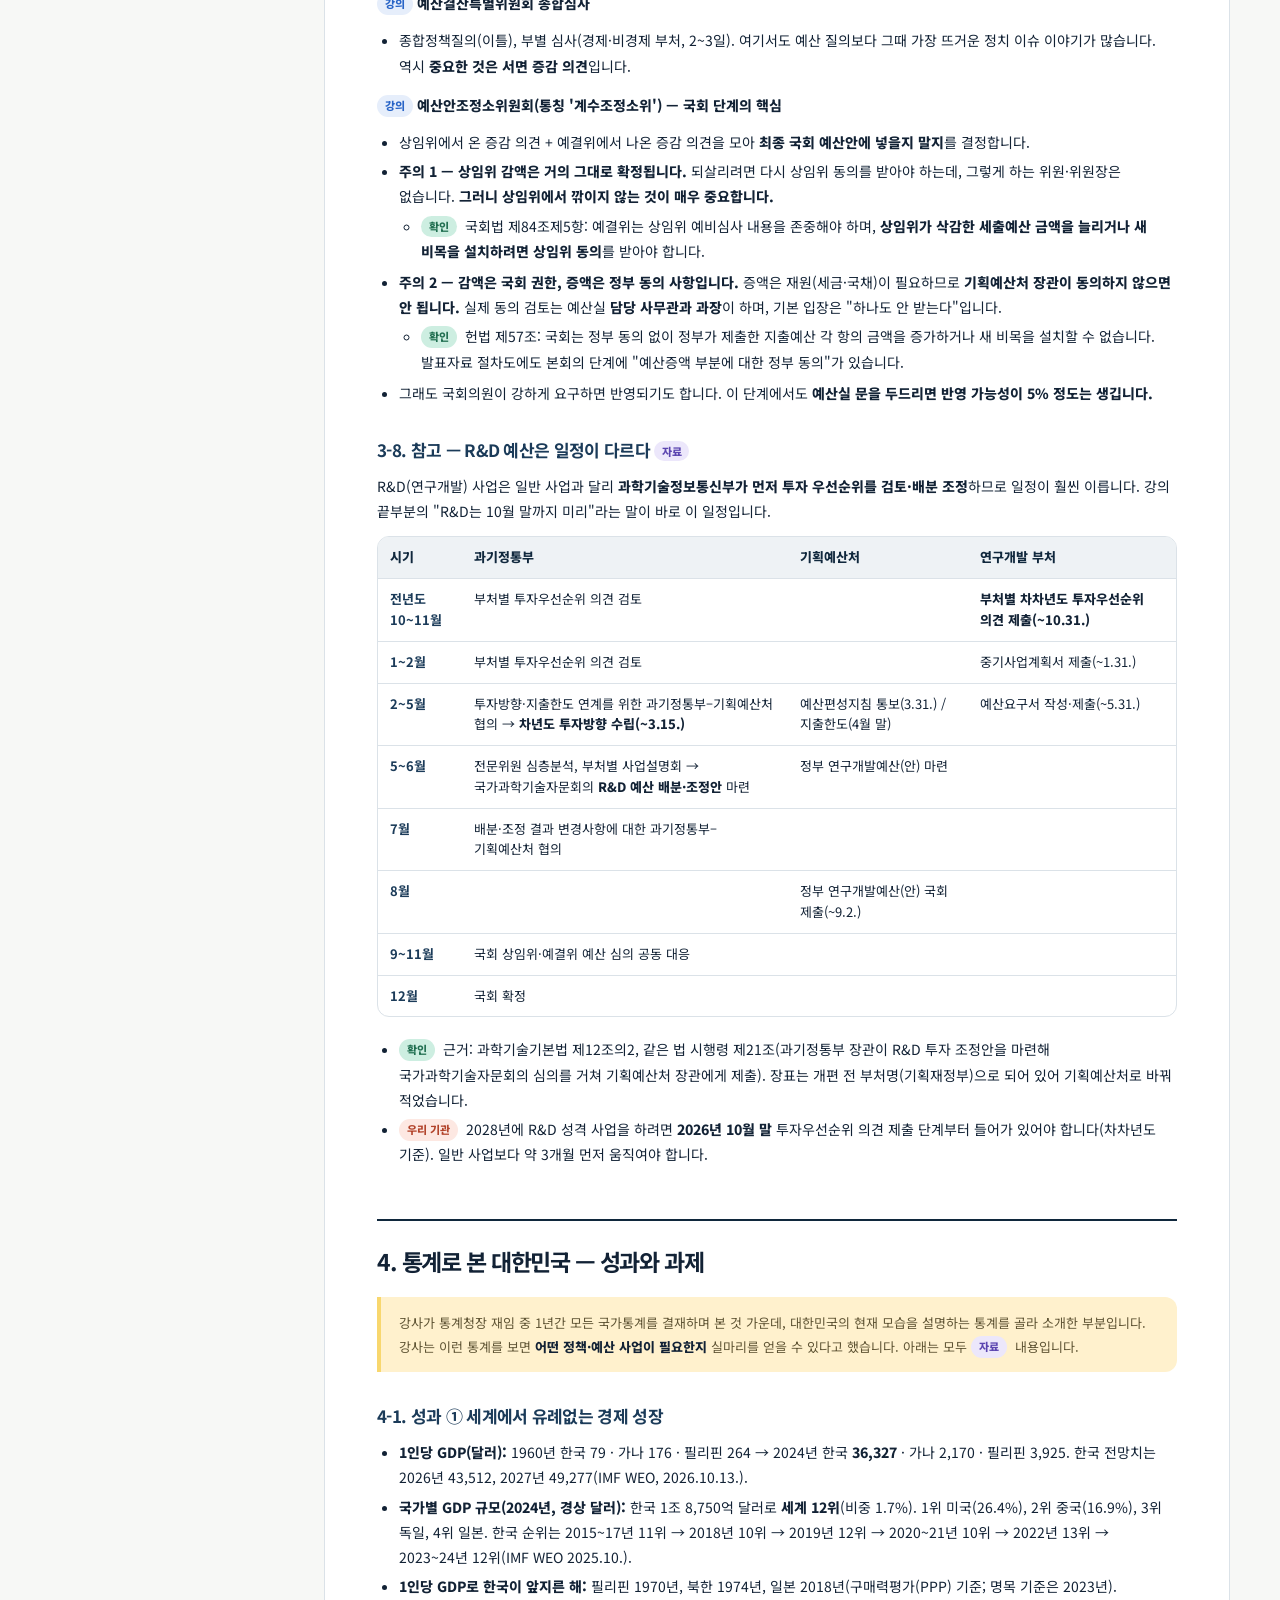
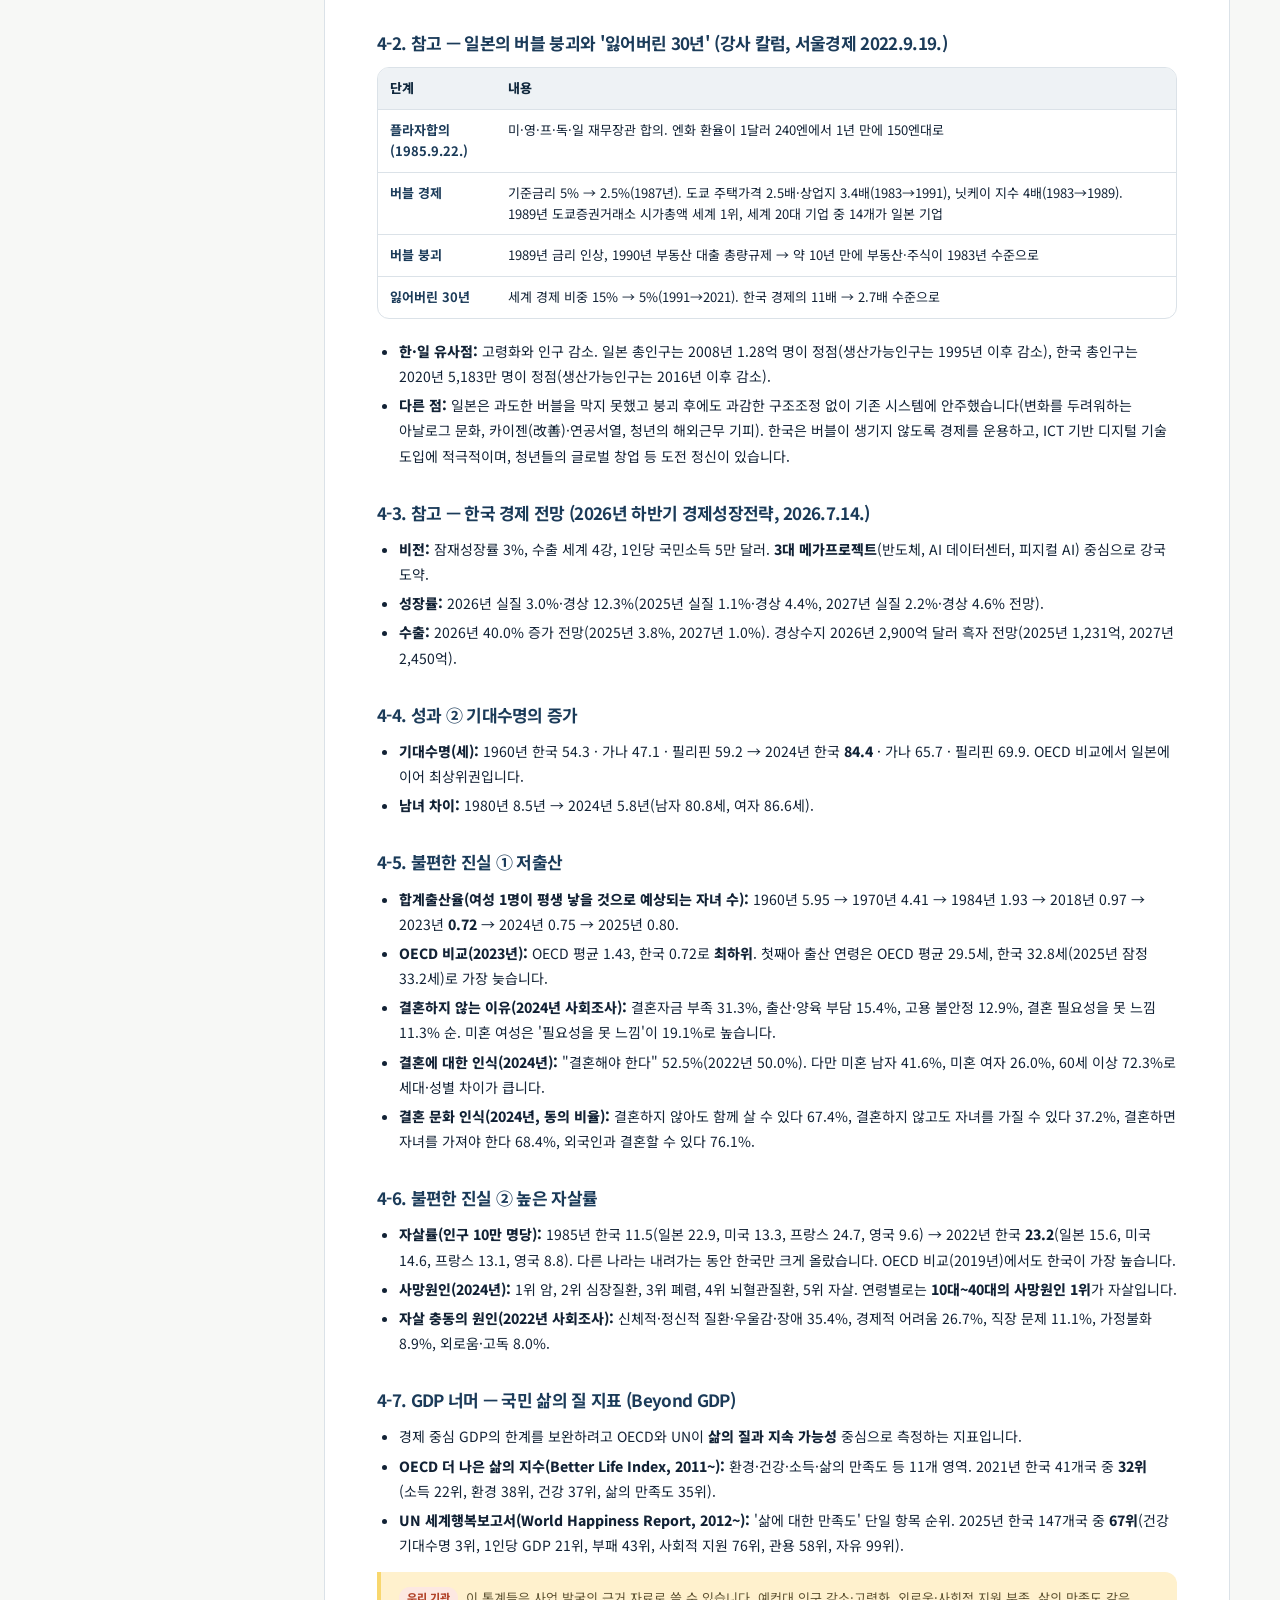
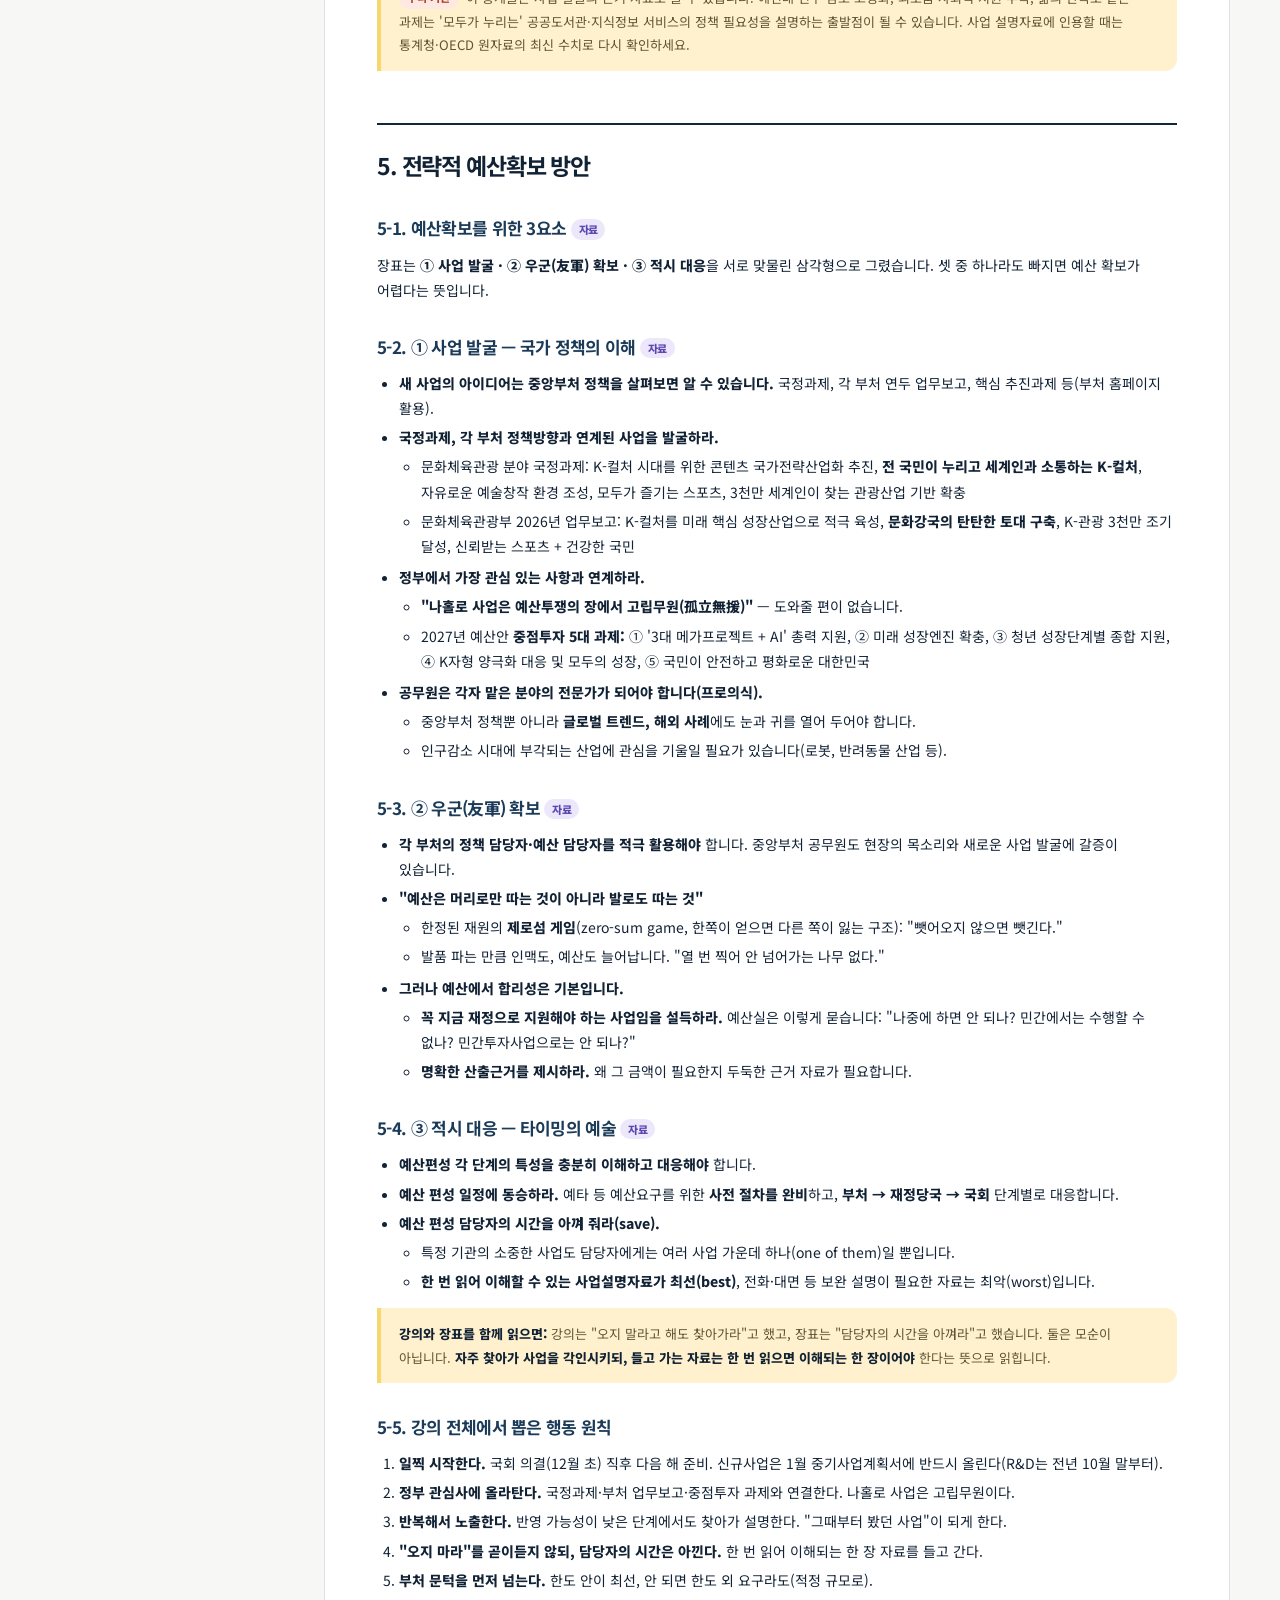
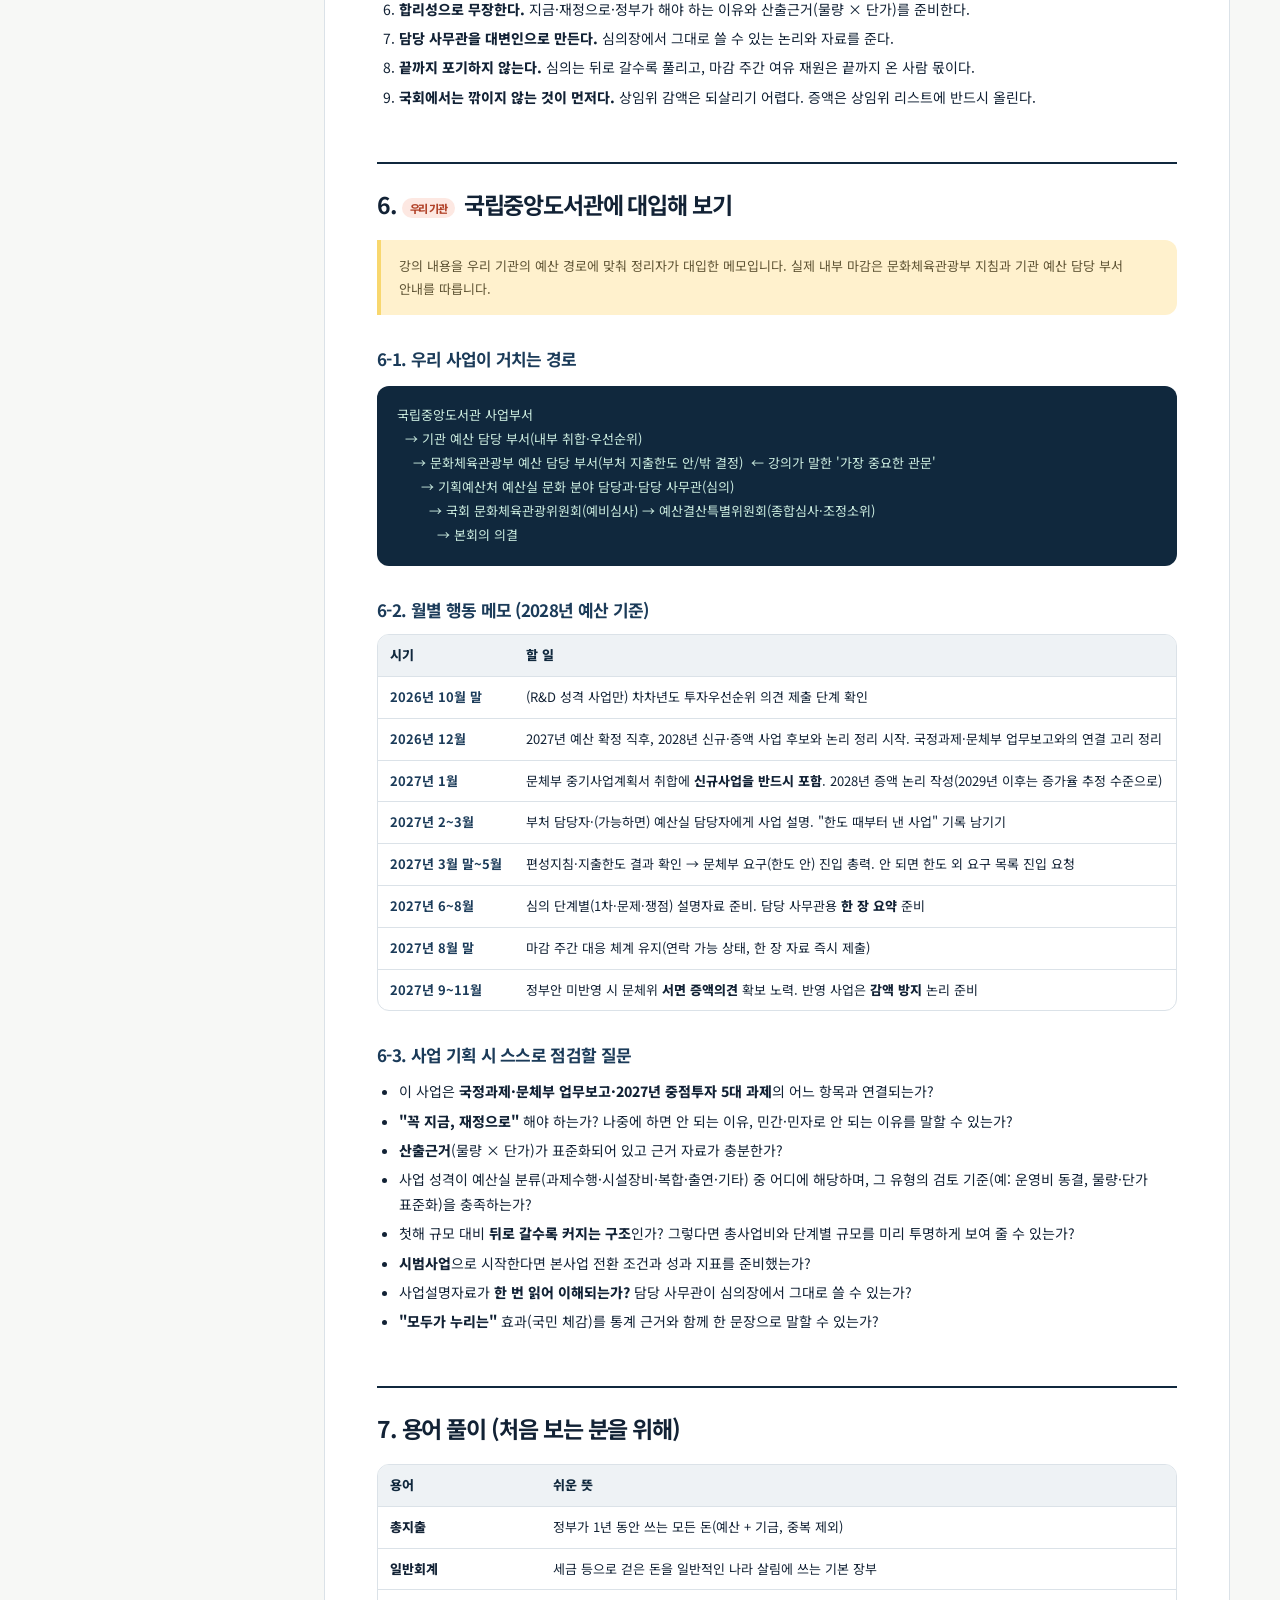
<file: lecture.html>
<!doctype html>
<html lang="ko">
  <head>
    <meta charset="UTF-8" />
    <meta name="viewport" content="width=device-width, initial-scale=1.0" />
    <meta name="description" content="강의 정리 — 국가예산 편성과 전략적 예산 확보 방안 (국가예산 나침반)" />
    <title>강의 노트 · 국가예산 편성과 전략적 예산 확보 방안 — 국가예산 나침반</title>
    <link rel="preconnect" href="https://fonts.googleapis.com" />
    <link rel="preconnect" href="https://fonts.gstatic.com" crossorigin />
    <link rel="stylesheet" href="https://fonts.googleapis.com/css2?family=Noto+Sans+KR:wght@400;500;700;800;900&family=Space+Grotesk:wght@500;700&display=swap" />
    <link rel="stylesheet" href="styles.css" />
  </head>
  <body class="lecture-page">
    <span id="top"></span>
    <a class="skip-link" href="#main">본문 바로가기</a>
    <header class="topbar">
      <a class="brand" href="index.html" aria-label="국가예산 나침반 처음으로"><span class="brand-mark" aria-hidden="true">N</span><span><strong>국가예산</strong> 나침반</span></a>
      <nav class="topnav" aria-label="주요 메뉴">
        <a href="index.html#calendar">일정·D-day</a>
        <a href="index.html#finder">규정 탐색기</a>
        <a href="index.html#checklist-section">체크리스트</a>
        <a href="index.html#library">자료실</a>
        <a href="lecture.html" aria-current="page">강의 노트</a>
      </nav>
      <button class="ghost-button" type="button" onclick="window.print()">인쇄·PDF</button>
    </header>

    <main id="main" class="section-shell lecture-layout">
      <aside class="lecture-toc" aria-label="목차">
        <p class="eyebrow">CONTENTS</p>
        <div class="toc">
<ul>
<li><a href="#0-7">0. 한눈에 보기 — 핵심 7가지</a></li>
<li><a href="#1">1. 국가예산편성의 이해</a></li>
<li><a href="#2-1">2. 1년 예산 순기 — 한 장으로 보기</a></li>
<li><a href="#3">3. 단계별 상세 — 예산실은 무슨 생각을 하는가</a></li>
<li><a href="#4">4. 통계로 본 대한민국 — 성과와 과제</a></li>
<li><a href="#5">5. 전략적 예산확보 방안</a></li>
<li><a href="#6">6. [우리 기관] 국립중앙도서관에 대입해 보기</a></li>
<li><a href="#7">7. 용어 풀이 (처음 보는 분을 위해)</a></li>
<li><a href="#8">8. 확인·보정 내역</a></li>
<li><a href="#_3">출처</a></li>
</ul>
</div>

        <a class="text-link" href="docs/lectures/2026-11-budget-strategy.md">원본 마크다운 보기</a>
      </aside>
      <article class="lecture-body">
        <p class="eyebrow">LECTURE NOTE · 2026.11</p>
        <h1 id="_1">국가예산 편성과 전략적 예산 확보 방안 — 강의 정리</h1>
<blockquote>
<p><strong>강의:</strong> 2026. 11. 9. / <strong>강사:</strong> 한훈 전북대학교 특임교수(자본시장연구원 초빙연구위원)
<strong>강사 이력:</strong> 제35회 행정고시(1991). 경제기획원·재정경제원·기획예산위원회·기획예산처, 세계은행, 주일본대사관 재경관, 교육부 정책기획관, 대통령직속 일자리위원회 총괄정책관, 기획재정부 혁신성장정책관·정책조정국장·예산실 경제예산심의관·차관보, 제19대 통계청장(UN 통계위원회 부의장), 제59대 농림축산식품부 차관.
<strong>자료:</strong> 강의 녹취(음성 인식 원고) + 발표자료(45쪽, 2026.11.13. 확보)를 합쳐 주제별로 정리했습니다.
<strong>정리 기준일:</strong> 2026-11-13. 수치·법 조항은 공식 자료로 대조했습니다(맨 아래 「확인·보정 내역」).</p>
</blockquote>
<h3 id="_2">읽는 법</h3>
<div class="table-wrap"><table>
<thead>
<tr>
<th>표시</th>
<th>뜻</th>
</tr>
</thead>
<tbody>
<tr>
<td><span class="badge b-sld">자료</span></td>
<td>발표자료(장표)에 적힌 내용</td>
</tr>
<tr>
<td><span class="badge b-lec">강의</span></td>
<td>강사가 말로 설명한 내용(경험담·실무 관행 포함)</td>
</tr>
<tr>
<td><span class="badge b-chk">확인</span></td>
<td>법령·정부 발표로 확인하거나 바로잡은 내용</td>
</tr>
<tr>
<td><span class="badge b-org">우리 기관</span></td>
<td>국립중앙도서관(문화체육관광부 소속기관) 상황에 대입해 본 것 — 강의 내용이 아니라 정리자의 적용 메모</td>
</tr>
</tbody>
</table></div>
<blockquote>
<p><strong>강의 구성:</strong> Ⅰ. 국가예산편성의 이해 → Ⅱ. 예산편성 프로세스 → Ⅲ. 통계로 본 대한민국(성과와 과제) → Ⅳ. 전략적 예산확보 방안. 이 문서도 같은 순서를 따르되, 맨 앞에 핵심 요약을, 뒤에 우리 기관 적용·용어 풀이를 붙였습니다.</p>
</blockquote>
<hr />
<h2 id="0-7">0. 한눈에 보기 — 핵심 7가지</h2>
<ol>
<li><strong>예산은 숫자로 된 정책이다.</strong> "예산 없는 정책은 공허하고, 정책 없는 예산은 낭비다." 정책과 예산은 함께 설계해야 합니다.</li>
<li><strong>실제로 중요한 것은 '다음 해 1년치'다.</strong> 5년짜리 국가재정운용계획 가운데 실질적 의미가 있는 것은 바로 다음 연도(지금이라면 2028년) 숫자입니다.</li>
<li><strong>승부는 1월 중기사업계획서에서 이미 시작된다.</strong> 신규사업은 이 단계에 올려 두어야 합니다. 정식 요구 단계(5월)에 처음 내밀면 늦습니다.</li>
<li><strong>부처 문턱이 가장 중요하다.</strong> 부처 예산요구서(지출한도 안)에 들어가면 약 90%는 된 것입니다. 안 되면 '지출한도 외 요구'라도 올려야 합니다.</li>
<li><strong>예산실 심의는 갈수록 풀린다.</strong> 1차 심의가 가장 빡빡하고 뒤로 갈수록 기준이 느슨해집니다. 마지막 마감 주간에 남는 여유 재원은 끝까지 찾아온 사람이 가져갑니다.</li>
<li><strong>국회에서는 '서면 의견'과 '리스트'가 핵심이다.</strong> 실제 증감은 서면 의견으로 들어옵니다. 상임위 증액 리스트에 없으면 국회 단계 증액은 불가능하고, 상임위에서 깎이면 예결위에서 되살리기 어렵습니다.</li>
<li><strong>예산 확보 3요소: 사업 발굴 · 우군(友軍) 확보 · 적시 대응.</strong> 예산은 "머리로만 따는 것이 아니라 발로도 따는 것"이지만, <strong>합리성(지금 재정으로 해야 하는 이유, 명확한 산출근거)은 기본</strong>입니다.</li>
</ol>
<hr />
<h2 id="1">1. 국가예산편성의 이해</h2>
<h3 id="1-1">1-1. 예산이란</h3>
<ul>
<li><span class="badge b-sld">자료</span> 예산이란 <strong>일정 기간 국가의 수입과 지출을 계획한 것</strong>입니다.</li>
<li><span class="badge b-sld">자료</span> 예산은 단순한 "정부의 수입·지출" 이상을 의미하며 <strong>미래 국민생활을 설계</strong>합니다.<ul>
<li>"숫자로 된 정부정책이며 국가경제의 운영과 국가정책 실현을 위한 프로그램"</li>
<li>"예산 없는 정책은 공허하고, 정책 없는 예산은 낭비다"</li>
</ul>
</li>
<li><span class="badge b-sld">자료</span> 예산편성은 <strong>제한된 자원을 분야별·정책별로 배분</strong>하는 과정이며, <strong>국가적 우선순위에 대한 분석과 의사결정</strong>을 수반합니다.</li>
<li><span class="badge b-sld">자료</span> 예산에는 <strong>정치와 행정이 지향하는 가치·목표·전략</strong>이 들어 있으므로, 정부·국회·이해관계자(국민) 사이의 활발한 토론과 의견 수렴이 필수적입니다.</li>
</ul>
<h3 id="1-2">1-2. 강의에서 덧붙인 설명</h3>
<ul>
<li><span class="badge b-lec">강의</span> 우리나라는 <strong>1년 단위</strong>로 편성합니다(미국 일부 주는 2년 단위로 짜고 다음 해에 일부만 수정).</li>
<li><span class="badge b-lec">강의</span> <strong>국가재정운용계획</strong>(5년 단위, '중기계획')은 큰 재정 흐름을 추산하는 문서일 뿐, 실질적으로 중요한 것은 <strong>다음 연도 1년치</strong>입니다.<ul>
<li>예: 다음 국가재정운용계획은 2027~2031년을 다룹니다. 2027년은 이미 국회 심의 중이므로 사실상 확정이고, <strong>실제 승부처는 2028년</strong>입니다.</li>
<li>2029~2031년 숫자는 잔여 사업비에 3%·5% 증가율을 곱한 추정치 수준이며, 법에 정한 것 말고는 새 사업을 넣어 두는 의미가 크지 않습니다.</li>
</ul>
</li>
<li><span class="badge b-lec">강의</span> 정책이 앞면이면 예산은 뒷면입니다. 그래서 경제기획원 시절부터 지금의 기획예산처까지 <strong>기획과 예산 기능은 늘 한 조직에</strong> 있었습니다.</li>
<li><span class="badge b-lec">강의</span> 예산실은 <strong>"미니 정부"</strong>입니다. 국토교통·농림·문화·국방·행정 등 전 부처에 대응하는 과가 다 있습니다.</li>
<li><span class="badge b-lec">강의</span> 예산 편성은 <strong>매우 정치적인 과정</strong>입니다. 분배·성장·국방 중 어디에 무게를 두느냐에 정부의 색깔이 드러나고, 특히 국회 단계에서 압력에 의한 결정이 많습니다. 누가 예결위원이냐에 따라 예산 모습이 달라지기도 합니다.</li>
<li><span class="badge b-lec">강의</span> <strong>예산은 사람이 편성합니다.</strong> 예산실을 찾아오는 담당자의 스타일과 열의에 따라 결과가 달라집니다.</li>
</ul>
<h3 id="1-3">1-3. 한국 재정 규모 <span class="badge b-sld">자료</span></h3>
<div class="table-wrap"><table>
<thead>
<tr>
<th>구분</th>
<th>2026년</th>
<th>2027년 예산안</th>
</tr>
</thead>
<tbody>
<tr>
<td><strong>총지출</strong></td>
<td><strong>753.0조원</strong>(2026년 경상 GDP 전망치 2,792조원의 약 27%)</td>
<td><strong>820.9조원</strong>(12.8% 증가)</td>
</tr>
<tr>
<td>예산지출(일반회계 + 특별회계 21개)</td>
<td>504.0조원</td>
<td>505.0조원</td>
</tr>
<tr>
<td>기금지출(68개)</td>
<td>249.0조원</td>
<td>315.8조원</td>
</tr>
</tbody>
</table></div>
<ul>
<li><span class="badge b-chk">확인</span> 2026년 753조원은 <strong>1회 추경을 포함한 규모</strong>입니다. 국회가 처음 확정한 본예산은 <strong>727.9조원</strong>(2025.12.2.)입니다.</li>
<li><span class="badge b-lec">강의</span> 총지출은 국민연금·공무원연금 지급까지 포함한 <strong>정부의 모든 지출</strong>입니다(복지, 산업 육성, 도로·철도, 도서관 운영 등). 강사가 예산 총괄계장이던 2004년에는 약 200조원이었습니다(20여 년 만에 약 4배).</li>
<li><span class="badge b-lec">강의</span> 기금은 "특별한 재원을 가지고 특별한 용도로 쓰는 돈"입니다(예: 공무원연금기금, 국민연금기금).</li>
</ul>
<p><strong>분야별 재원배분 (2027년 예산안 기준)</strong> <span class="badge b-sld">자료</span></p>
<div class="table-wrap"><table>
<thead>
<tr>
<th>분야</th>
<th>금액</th>
<th>강의 설명 <span class="badge b-lec">강의</span></th>
</tr>
</thead>
<tbody>
<tr>
<td>보건·복지·노동</td>
<td><strong>289.0조원</strong></td>
<td>가장 큼. 연금, 건강보험 관련, 기초연금, 고용 사업. 고령화로 최근 급증</td>
</tr>
<tr>
<td>일반공공행정(지방교부세 포함)</td>
<td><strong>149.0조원</strong></td>
<td>내국세의 일정 비율을 지방에 이전하는 지방교부세 포함</td>
</tr>
<tr>
<td>교육</td>
<td><strong>110.7조원</strong></td>
<td>교육청 교부금, 반값 등록금, 대학 재정지원</td>
</tr>
<tr>
<td>국방</td>
<td><strong>73.3조원</strong></td>
<td></td>
</tr>
<tr>
<td>산업</td>
<td><strong>41.2조원</strong></td>
<td>20조원대에서 크게 증가. AI(피지컬 AI 포함) 관련 예산 대폭 증액</td>
</tr>
<tr>
<td>R&amp;D</td>
<td><strong>39.5조원</strong></td>
<td>이번 정부 들어 대폭 증가</td>
</tr>
<tr>
<td>농림·수산·식품</td>
<td><strong>30.7조원</strong></td>
<td></td>
</tr>
<tr>
<td>SOC</td>
<td><strong>28.9조원</strong></td>
<td>예전에도 지금도 20조원대 → 비중은 크게 줄어듦. 지하철·고속도로 등 민간투자(민자) 방식 확대 영향</td>
</tr>
</tbody>
</table></div>
<ul>
<li><span class="badge b-chk">확인</span> 2027년 예산안에서는 <strong>지방교육재정교부금의 내국세 연동 구조가 55년 만에 개편</strong>되었습니다. 강의에서 말로 설명한 "교육에 내국세 약 20%"는 기존 구조 기준이며, 교육 분야가 2026년보다 작아 보이는 것도 이 개편과 관련이 있습니다.</li>
</ul>
<h3 id="1-4">1-4. 국가채무 <span class="badge b-sld">자료</span></h3>
<div class="table-wrap"><table>
<thead>
<tr>
<th>구분</th>
<th>수치</th>
</tr>
</thead>
<tbody>
<tr>
<td>2026년 국가채무</td>
<td><strong>1,412.8조원</strong>(GDP 대비 50.6%)</td>
</tr>
<tr>
<td>2027년 예산안 기준 국가채무</td>
<td><strong>1,519.8조원</strong>(GDP 대비 48.3%)</td>
</tr>
<tr>
<td>일반정부 부채(발생주의 기준, 2024년)</td>
<td>GDP 대비 <strong>49.6%</strong></td>
</tr>
<tr>
<td>비교: 미국 / 일본</td>
<td>GDP 대비 <strong>122.3% / 213.6%</strong>(IMF Fiscal Monitor, 2026.10.)</td>
</tr>
</tbody>
</table></div>
<ul>
<li><span class="badge b-chk">확인</span> 2026년 본예산 발표 당시 국가채무는 1,413.8조원(GDP 대비 51.6%)이었습니다. 발표자료의 50.6%는 최신 경상 GDP 전망치(2,792조원)로 다시 계산한 비율로 보입니다.</li>
<li><span class="badge b-lec">강의</span> 해마다 국채를 발행해 약 100조원 규모를 충당해 왔습니다. 2027년에는 반도체 호황으로 늘어난 세수 덕분에 오히려 <strong>미래대응기금</strong>을 만들어 적립할 정도입니다.<ul>
<li><span class="badge b-chk">확인</span> 미래대응기금은 2027년 예산안에서 신설이 제안되었고, 국회에서 운용 방식·통제 장치를 두고 논의 중입니다.</li>
</ul>
</li>
<li><span class="badge b-lec">강의</span><strong>일본이 버티는 이유:</strong> 일본 국채의 약 88%를 일본인·일본 은행·일본 보험사가 보유합니다. 일본 예산은 세금 50 : 국채 50 정도인데, 국민이 낼 돈을 일부는 세금으로, 일부는 국채 매입으로 내는 특이한 구조입니다.</li>
<li><span class="badge b-lec">강의</span> 미국은 국채를 중국·일본·한국 등 외국이 많이 보유합니다. 한국은 외국인도 국채를 사므로, 아직 괜찮지만 계속 늘면 문제가 되어 <strong>관리가 필요</strong>합니다.</li>
</ul>
<hr />
<h2 id="2-1">2. 1년 예산 순기 — 한 장으로 보기</h2>
<blockquote>
<p><strong>순기(循期)</strong> = 해마다 같은 순서로 돌아가는 업무 주기. 발표자료의 일정(①~⑪)과 강의 설명을 한 표로 합쳤습니다.</p>
</blockquote>
<div class="table-wrap"><table>
<thead>
<tr>
<th>시기</th>
<th>공식 절차 <span class="badge b-sld">자료</span></th>
<th>법정 근거 <span class="badge b-chk">확인</span></th>
<th>예산실 속마음 <span class="badge b-lec">강의</span></th>
<th>우리가 할 일 <span class="badge b-lec">강의</span></th>
</tr>
</thead>
<tbody>
<tr>
<td>전년 12.31.</td>
<td>① 국가재정운용계획(중기계획) <strong>수립지침 통보</strong> (기획예산처 → 각 부처)</td>
<td>(관행)</td>
<td>어떤 데 중점을 두고 낼지 알려 줌</td>
<td>국회 예산 통과 직후부터 다음 해 준비 착수</td>
</tr>
<tr>
<td>1.31.</td>
<td>② <strong>중기사업계획서 제출</strong> (각 부처 → 기획예산처)</td>
<td>국가재정법 제28조</td>
<td>2029년 이후 숫자는 거의 안 봄</td>
<td>계속사업 <strong>증액 논리</strong>와 <strong>신규사업</strong>을 이때 충분히 담기. 이 단계엔 한도도 없음</td>
</tr>
<tr>
<td>2~3월</td>
<td>③ 중기사업계획서 <strong>검토 및 내부 심의</strong>, 부처별 지출한도 작업</td>
<td>—</td>
<td>한도는 짜게 준다(한번 주면 못 줄임). 신규는 거의 미반영</td>
<td><strong>찾아가서 설명.</strong> 1년 중 예산실이 가장 덜 바쁜 때</td>
</tr>
<tr>
<td>3.31.</td>
<td>④ <strong>예산안 편성지침 통보</strong> (편성방안, 요구서 작성방법·양식)</td>
<td>국가재정법 제29조제1항</td>
<td></td>
<td>지침의 중점투자 방향 확인</td>
</tr>
<tr>
<td>3~4월</td>
<td>⑤ 차년도 <strong>지출한도 설정 및 통보</strong></td>
<td>국가재정법 제29조제2항</td>
<td>한도 반영 = 반영하겠다는 의사 표시</td>
<td>한도에 무엇이 들어갔는지 확인</td>
</tr>
<tr>
<td>4~5월</td>
<td>⑥ 대통령 주재 <strong>국가재정전략회의</strong></td>
<td>—</td>
<td>큰 방향 설정(강사: "약간 요식 행위")</td>
<td></td>
</tr>
<tr>
<td>5~6월</td>
<td>⑦ 국가재정운용계획 <strong>공개토론회</strong></td>
<td>—</td>
<td></td>
<td></td>
</tr>
<tr>
<td>5.31.</td>
<td>⑧ 각 부처 <strong>예산요구서 제출</strong></td>
<td>국가재정법 제31조</td>
<td></td>
<td><strong>부처 문턱 통과</strong>가 핵심. 안 되면 한도 외 요구라도</td>
</tr>
<tr>
<td>6~8월</td>
<td>⑨ 기획예산처 <strong>정부 예산 편성</strong>(1차·문제사업·쟁점사업·소액사업 심의, 잔여 쟁점 정리)</td>
<td>—</td>
<td>처음엔 빡빡, 뒤로 갈수록 풀림. 되돌리기는 거의 없음</td>
<td>담당 사무관을 <strong>설득해 '똑똑한 대변인'으로</strong> 만들기</td>
</tr>
<tr>
<td>7~8월</td>
<td>대통령 중간·최종 보고, <strong>당정협의</strong>, 예산 자문회의</td>
<td>—</td>
<td>남은 여유 재원을 끝까지 찾아온 사람에게</td>
<td><strong>마지막 마감 주간에 반드시 나타나기</strong></td>
</tr>
<tr>
<td>9월 초</td>
<td>⑩ 정부 예산안 <strong>국회 제출</strong>(국무회의 의결 후)</td>
<td>국가재정법 제33조(회계연도 개시 120일 전)</td>
<td></td>
<td></td>
</tr>
<tr>
<td>9~11월</td>
<td>⑪ 시정연설, <strong>상임위 예비심사</strong>, <strong>예결위 종합심사</strong></td>
<td>국회법 제84조</td>
<td>증액은 기획예산처 동의 필요</td>
<td>상임위 <strong>서면 증액의견</strong> 확보, <strong>감액 방지</strong></td>
</tr>
<tr>
<td>11.30.</td>
<td>위원회 심사 기한</td>
<td>국회법 제85조의3</td>
<td></td>
<td></td>
</tr>
<tr>
<td>12월 초</td>
<td>본회의 <strong>의결</strong> → 정부 이송</td>
<td>헌법 제54조제2항(회계연도 개시 30일 전)</td>
<td></td>
<td>의결 즉시 다음 해 준비 시작</td>
</tr>
</tbody>
</table></div>
<ul>
<li><span class="badge b-chk">확인</span><strong>날짜 표기:</strong> 발표자료 안에서도 국회 제출 기한이 "9.2."와 "9월 3일", 의결 기한이 "12.2."와 "12월 3일"로 섞여 있습니다. 법 조문은 각각 "회계연도 개시 120일 전", "30일 전"입니다. 실제로 2027년 예산안은 2026.9.3. 국회에 제출되었고, 2026년 예산은 2025.12.2. 본회의에서 의결되었습니다.</li>
<li><span class="badge b-sld">자료</span> 국가재정운용계획은 국회 제출 후 차년도 예산안·기금운용계획안에 반영됩니다(국가재정법 제32조·제33조).</li>
<li><span class="badge b-lec">강의</span> 공식 일정은 "1월 한 달 동안 중기사업계획"이지만, 실제로 부처는 <strong>12월부터</strong> 시작하고 실무선은 그보다 먼저 준비합니다.</li>
</ul>
<hr />
<h2 id="3">3. 단계별 상세 — 예산실은 무슨 생각을 하는가</h2>
<h3 id="3-1-12">3-1. 전년 12월 — 국가재정운용계획 수립지침 <span class="badge b-sld">자료</span></h3>
<ul>
<li><strong>국가재정운용계획(중기계획):</strong> 중장기적 관점(5년)으로 사업의 투자 우선순위와 시기를 검토해 <strong>재원배분의 일관성·효율성·건전성</strong>을 높이려고 도입한 제도입니다.</li>
<li><strong>수립지침:</strong> 각 부처가 제출할 <strong>중기사업계획서 작성을 위한 지침</strong>입니다.</li>
</ul>
<h3 id="3-2-1">3-2. 1월 — 중기사업계획서 (사실상 첫 승부처)</h3>
<ul>
<li><span class="badge b-sld">자료</span> 중기사업계획서는 해당 회계연도부터 <strong>5회계연도 간의 중기 지출규모와 산출근거</strong>가 담긴 부처별 사업계획서입니다(국가재정법 제28조). 장표 예시에는 사업개요(사업목적·내용·기간·총사업비·사업시행주체), 연도별 소요, 산출근거가 들어 있습니다.</li>
</ul>
<p><span class="badge b-lec">강의</span><strong>작성 방법</strong></p>
<ul>
<li>5년치를 모두 제출합니다(예: 2027~2031년).<ul>
<li><strong>2027년:</strong> 올해 편성 과정에서 이미 결정된 숫자를 <strong>그대로 옮겨 붙이면</strong> 됩니다.</li>
<li><strong>2028년:</strong> <strong>가장 중요.</strong> 2027년을 토대로 <strong>증액 요인</strong>을 충분히 적습니다.</li>
<li><strong>2029~2031년:</strong> 힘 뺄 필요 없음. 3%·5% 증가 정도로 추정(예산실도 잘 안 봄). 법에 정해진 것만 담으면 됩니다.</li>
</ul>
</li>
<li><strong>이 단계에는 한도가 없습니다.</strong> 필요하다면 크게 요구해도 됩니다.</li>
</ul>
<p><span class="badge b-lec">강의</span><strong>반드시 할 일</strong></p>
<ol>
<li><strong>계속사업:</strong> 2028년에 왜 증액이 필요한지 <strong>논리</strong>를 이때부터 준비합니다.</li>
<li><strong>신규사업:</strong> <strong>이 단계에서 최대한 발굴</strong>해 담습니다. 정식 요구(5월) 때 처음 내면 늦습니다.</li>
</ol>
<h3 id="3-3-23">3-3. 2~3월 — 중기사업계획서 검토와 내부 심의</h3>
<p><span class="badge b-sld">자료</span><strong>예산실의 주요 점검 내용(예시)</strong></p>
<div class="table-wrap"><table>
<thead>
<tr>
<th>구분</th>
<th>주요 점검 내용</th>
</tr>
</thead>
<tbody>
<tr>
<td>사업 성격</td>
<td>① 과제수행, ② 건축 및 시설·장비 구축, ③ 복합유형, ④ 기관출연, ⑤ 기타</td>
</tr>
<tr>
<td>평가 결과</td>
<td>예타 결과(B/C 1.0 이상, AHP 0.5 이상), 사업적정성 검토 결과(사업규모 조정), 과기정통부 상위평가 결과(R&amp;D: 우수·보통·미흡·매우 미흡)</td>
</tr>
<tr>
<td>검토 결과</td>
<td>①형: 평가사업·미평가사업으로 나눠 규모 조정</td>
</tr>
<tr>
<td></td>
<td>②형: 연구동·장비 규모 점검 → <strong>(신규) 공약 등과 달리 추진이 확정되지 않은 신규는 불인정</strong>, (계속) 잔여 규모·사업비를 감안해 재원배분</td>
</tr>
<tr>
<td></td>
<td>③형: 과제수행 부분은 ①형, 시설·장비 부분은 ②형 기준으로 나눠 검토</td>
</tr>
<tr>
<td></td>
<td>④형: 인건비는 일정 인상률 적용, <strong>기관운영비는 동결</strong>, 주요사업비는 특이소요만 반영</td>
</tr>
<tr>
<td></td>
<td>⑤형: <strong>물량과 단가를 가급적 표준화</strong>해 표시. 인력양성·표준화 인증·위원회 운영 등은 사업 성격에 맞게 검토(과거 지원규모, 여건변동 사유 점검)</td>
</tr>
<tr>
<td>특이사항</td>
<td>공약 내용, 국정과제, 지역공약 등</td>
</tr>
</tbody>
</table></div>
<blockquote>
<p>예타(예비타당성조사): 큰 사업을 시작하기 전에 경제성 등을 미리 따져 보는 조사. <strong>B/C</strong>(비용 대비 편익 비율) 1.0 이상이면 편익이 비용보다 크다는 뜻, <strong>AHP</strong>(여러 평가 항목을 종합한 점수) 0.5 이상이면 시행이 바람직하다는 뜻입니다.</p>
</blockquote>
<p><span class="badge b-lec">강의</span><strong>예산실 쪽 사정</strong></p>
<ul>
<li><strong>지출한도</strong>(계속사업 소요 + 신규사업 소요를 모은 부처별 상한)는 <strong>매우 짜게</strong> 나옵니다. 한도 단계에서 많이 주면 나중에 줄일 수 없기 때문입니다. <strong>한도로 준 것은 이미 준 것과 같습니다.</strong></li>
<li>계속사업은 정말 필요한 정도만, 신규사업은 <strong>법적으로 꼭 필요하거나 반드시 들어가야 하는 것 외에는 반영하지 않습니다.</strong> 이 단계에 신규사업을 반영하자고 하면 내부에서 "갈 길이 구만리인데 벌써 예산을 주냐"는 반응이 나옵니다.</li>
<li>인사이동 시기에 따라 새 담당자가 보기도, 기존 담당자가 보기도, 중간에 바뀌기도 합니다.</li>
</ul>
<p><span class="badge b-lec">강의</span><strong>그런데도 이때 가야 하는 이유</strong></p>
<ul>
<li>반영 가능성은 거의 없지만(강사 표현으로 "99.9% 미반영"), <strong>이 단계가 오히려 더 중요합니다.</strong></li>
<li>담당자 입장에서는 <strong>"한도 때부터 봤던 사업"</strong>이 됩니다. "이 사업은 지출한도 때부터 제출했던 것이다", "몇 번째 요청이다"라고 말할 수 있게 됩니다. 아이가 한 번 사 달라면 안 사 주지만 세 번째엔 사 주는 것과 비슷합니다.</li>
<li>예산실은 "오지 마라, 자료로 됐다, 필요하면 전화하겠다"고 말합니다. 찾아오는 사람이 너무 많아서 하는 의례적인 말입니다. <strong>그래도 가야 합니다. 간 사람과 안 간 사람은 다릅니다.</strong></li>
<li>이 시기는 예산실이 <strong>1년 중 가장 덜 바쁜 때</strong>입니다. 이때 "이 사업 담당자는 집요하다"는 인상을 심어 주면 성공입니다.</li>
</ul>
<h3 id="3-4-3-5">3-4. 3월 말~5월 — 편성지침·지출한도 통보와 부처 예산요구 ("본게임" 시작)</h3>
<p><span class="badge b-sld">자료</span><strong>편성지침과 지출한도</strong></p>
<ul>
<li><strong>예산안 편성지침(3.31.까지):</strong> 예산안 편성방안, 예산요구서 작성방법, 작성양식 등을 담습니다(국가재정법 제29조제1항).</li>
<li><strong>지출한도(3~4월):</strong> 중기 심의 결과를 반영해 부처별로 설정·통보합니다(같은 조 제2항). 각 부처의 차년도 요구액 상한 기준이며 중기재정의 지출규모(총량)를 정하는 기능을 합니다.</li>
<li><strong>국가재정전략회의(4~5월):</strong> 모든 국무위원이 한자리에 모여 부처 간 벽을 허물고 국가발전전략에 입각해 <strong>재원투입 우선순위</strong>를 논의합니다. 5년간의 중기재정운용계획과 차년도 예산의 기본 틀을 정합니다.</li>
<li><strong>공개토론회(5~6월):</strong> 국가재정운용계획에 대한 공개 토론(총량·분야별).</li>
<li><strong>예산요구서 제출(5.31.까지):</strong> 각 부처는 '예산안 편성 및 기금운용계획안 작성지침'과 지출한도에 따라 요구서를 작성해 제출합니다.</li>
</ul>
<p><span class="badge b-lec">강의</span><strong>지출한도의 구성</strong></p>
<ul>
<li>계속사업의 <strong>필수 소요</strong> + 신규사업(극소수) + <strong>조정 재원</strong>(예산실이 나중에 배분하려고 남겨 두는 몫).</li>
<li>한도 반영이 확정은 아니지만, 예산실이 "반영하겠다"는 의사를 밝힌 것과 같습니다. 지금까지가 연습 게임이었다면 <strong>여기서부터 본게임</strong>입니다.</li>
</ul>
<p><span class="badge b-lec">강의</span><strong>부처 예산요구 — 가장 중요한 관문</strong></p>
<ul>
<li>소속기관·산하기관에게는 <strong>부처 문턱을 넘는 것</strong>이 가장 중요합니다.</li>
<li>부처도 한도가 빡빡해 계속사업을 먼저 넣고, 신규는 꼭 필요한 것, 특히 <strong>장·차관 관심 사업</strong> 위주로 넣습니다.</li>
<li><strong>부처 요구(한도 안)에 들어가면 약 90%는 된 것</strong>입니다. 다만 예산실이 걸러내는 사업도 있습니다.<ul>
<li><strong>부처 이기주의적 사업</strong></li>
<li>첫해는 5억원인데 뒤로 가면 20억·30억원으로 커지는 사업("발만 걸치는" 사업)</li>
<li>그래서 <strong>시범사업</strong>으로 조금만 넣기도 합니다. 단, 시범사업을 하면 본사업을 안 하기 어렵습니다.</li>
</ul>
</li>
</ul>
<p><span class="badge b-lec">강의</span><strong>지출한도 외 요구 — "예산실도 인정하는 편법"</strong></p>
<ul>
<li>한도 안에 못 들어가면 <strong>한도 밖으로라도 요구</strong>해야 합니다. 한도 외로도 요구하지 않은 사업을 나중에 예산실에 가져가면 "부처도 통과 못 한 사업을 왜 소속·산하기관이 하려 하느냐"는 핀잔만 듣습니다.</li>
<li>적정 규모: 강의 예시로 한도가 약 12조원이면 한도 외로 <strong>1~2조원</strong> 정도. 3~4조원씩 요구하면 예산실이 아예 무시합니다.</li>
<li>나중에 <strong>조정 재원</strong>을 배분할 때 예산실은 <strong>한도 외 요구 사업 위주로</strong> 볼 수밖에 없습니다.</li>
<li>예외: 재정 당국이 전 부처 공통으로 필요하다고 판단한 사업(예: AI 관련)은 예산실이 부처에 <strong>추가 요구하라고 먼저 요청</strong>하기도 합니다. 하지만 부처가 먼저 "나중에 추가 요구하겠다"고 하면 통하지 않고 오히려 찍힙니다.</li>
</ul>
<p><span class="badge b-lec">강의</span><strong>요구서 제출 직후</strong></p>
<ul>
<li>부처 요구가 확정되어 예산실로 넘어가는 사이에도 예산실은 상대적으로 여유가 있습니다. <strong>이때 한 번 더 찾아가</strong> "이렇게 부처를 통과했다, 꼭 넣어 달라"고 사업의 무게감을 더해 두어야 합니다.</li>
<li>강사: "예산실에서 부처 사람에게 오라고 한 적은 한 번도 없다. 다 오지 말라고 했다. 하지만 안 오면 당연히 제대로 안 본다."</li>
</ul>
<h3 id="3-5-68">3-5. 6~8월 — 예산실 본심의</h3>
<p><span class="badge b-sld">자료</span> 기획예산처는 정부 재정여건 등을 감안해 전체 예산(안)을 심의·편성합니다. 심의 단계: <strong>1차 심의 → 문제사업 심의 → 쟁점사업 심의 → 소액사업 심의 → 잔여 쟁점 정리.</strong></p>
<p><span class="badge b-lec">강의</span><strong>심의 구조</strong></p>
<ul>
<li>주재: <strong>예산실장.</strong> 심의위원: 예산실 국장들, 총괄과장·정책과장 등. 설명: <strong>담당 사무관.</strong> 심의는 열 번 넘게 열립니다.<ul>
<li><strong>1차 심의:</strong> 뼈대만 봅니다. 주로 계속사업 필수 소요.</li>
<li><strong>문제사업 심의:</strong> 부처가 문제를 제기한(반영이 필요하다고 다시 요청한) 사업을 재검토.</li>
<li><strong>쟁점사업 심의:</strong> 소관 예산과가 쟁점으로 올린 사업.</li>
<li><strong>소액사업 → 잔여 쟁점:</strong> 남은 사업 정리.</li>
</ul>
</li>
</ul>
<p><span class="badge b-lec">강의</span><strong>예산이 풀려 나가는 방식</strong></p>
<ul>
<li>총액을 <strong>예산총괄과가 모두 쥐고</strong> 있다가 심의마다 조금씩 풀어 줍니다.</li>
<li><strong>1차 심의가 가장 빡빡합니다</strong>("찔러도 피 한 방울 안 나올" 논리). 안 된다는 것이 점점 줄어 <strong>잔여 쟁점쯤 가면 웬만하면 됩니다.</strong></li>
<li>처음부터 주지 않는 이유는 <strong>한번 준 예산은 되돌리지 않기 때문</strong>입니다(신의성실 원칙). 되돌리는 경우는 대통령 보고 단계에서 지시가 있을 때 정도로 매우 예외적입니다.</li>
</ul>
<p><span class="badge b-lec">강의</span><strong>담당 사무관이 핵심</strong></p>
<ul>
<li>심의 자리는 사무관에게 매우 부담스럽습니다. 그래서 사무관은 <strong>잘릴 것 같은 사업, 설명하기 어려운 신규사업은 들고 가지 않으려</strong> 합니다.</li>
<li><strong>담당 사무관이 소극적이거나 역량이 부족하면 그 부처는 그해 농사를 망칩니다.</strong></li>
<li>따라서 우리가 할 일: <strong>설명을 잘해서 담당 사무관을 '똑똑한 대변인'으로 만드는 것.</strong></li>
</ul>
<h3 id="3-6-8">3-6. 8월 말 — 대통령 보고와 마감 주간 (최종 기회)</h3>
<ul>
<li><span class="badge b-sld">자료</span> 7~8월에 대통령 중간·최종 보고, 당정협의, 예산 자문회의 등이 열립니다.</li>
<li><span class="badge b-lec">강의</span> 예산실은 총액에 <strong>약간의 여유</strong>를 두고 보고합니다. 보고 과정에서 추가 지시가 나올 수 있기 때문입니다.</li>
<li><span class="badge b-lec">강의</span><strong>마감 주간(약 1주~열흘, 정부안 확정 전)</strong><ul>
<li>예산실 직원들이 별도 장소에 모여 숫자를 확정하는 <strong>마감 작업</strong>을 합니다(강사 시절에는 조달청 건물).</li>
<li>이때 생기는 <strong>여유 재원</strong>은 <strong>그전부터 열심히 해 온 사람</strong>이 가져갑니다. <strong>신규사업이 무더기로 들어가는 시기</strong>이고, 계속사업 증액도 많이 이루어집니다.</li>
<li>과장들에게 "필요하다고 생각하는 사업을 <strong>한 장</strong>으로 만들어 오라"고 하고 검토해 넣어 줍니다.</li>
<li><strong>한도 → 1차 → 2차 심의에서 계속 떨어져도 포기하면 끝입니다.</strong></li>
</ul>
</li>
</ul>
<p><span class="badge b-lec">강의</span><strong>강사가 겪은 두 사례 — "타이밍이 전부다"</strong></p>
<ol>
<li>좋은 신규사업이었지만 규모가 적정한지 확신이 없어 <strong>문제사업 단계에서 일단 20%만</strong> 담았습니다. 담당자가 다시 와서 필요성을 설명하면 늘려 줄 생각이었는데, <strong>끝까지 나타나지 않았습니다.</strong> 그러자 주기 싫어졌고 오히려 빼고 싶어졌습니다.</li>
<li>계속 찾아오던 담당자가 정작 <strong>마감 주간 1주일에는 나타나지 않았습니다.</strong> 그때 왔으면 무조건 반영됐을 사업입니다.</li>
</ol>
<blockquote>
<p><strong>교훈:</strong> 예산은 <strong>인내력 싸움</strong>입니다. 언제가 결정적 시점인지 알고, 담당 사무관과 좋은 관계를 유지해 마지막 단계에 반드시 들어가야 합니다.</p>
</blockquote>
<h3 id="3-7-912">3-7. 국회 심의 (9월~12월 초)</h3>
<p><span class="badge b-sld">자료</span><strong>국회 예산안 심의 절차</strong></p>
<pre><code>정부 예산안 제출(9월 초)
  → 정부의 시정연설
    → 소관 상임위원회 예비심사
        예산안 상정 · 제안설명 · 전문위원 검토보고 · 대체토론
        · 소위원회 심사 · 소위원회 심사보고 · 찬반토론 · 의결
        (위원장 → 의장에게 서면보고 → 의장이 예결위에 회부)
      → 예산결산특별위원회 종합심사          ◀ 국회예산정책처가 예산안 분석 등으로 지원
          제안설명 · 전문위원 검토보고 · 종합정책질의
          · 부별심사 또는 분과위원회 심사 · 예산안조정소위원회 심사·심사보고
          · 찬반토론 · 의결
        → 본회의 심의·의결(12월 초)
            예결위 심사보고 · 토론 · 예산 증액 부분에 대한 정부 동의 · 의결
          → 정부 이송
</code></pre>
<ul>
<li><span class="badge b-sld">자료</span> 11월 30일까지 위원회에서 예산안 심사를 마치지 않으면 12월 1일에 본회의에 부의된 것으로 봅니다(2014년부터 시행). 예외: 의장이 각 교섭단체 대표의원과 합의한 경우. <span class="badge b-chk">확인</span> 국회법 제85조의3.</li>
<li><span class="badge b-lec">강의</span> 상임위 심사가 끝나고 예결위로 가야 하지만 시간이 한 달 남짓이라 <strong>실제로는 동시에 진행</strong>됩니다.</li>
</ul>
<p><span class="badge b-lec">강의</span><strong>상임위원회 예비심사 (국립중앙도서관이라면 문화체육관광위원회)</strong></p>
<ul>
<li><strong>대체토론보다 서면이 중요합니다.</strong> 대체토론은 정치적 발언이 많고, 실제 <strong>증액·감액 의견은 서면으로</strong> 나옵니다.</li>
<li>정부안에 못 들어갔다면 <strong>여기서 서면으로라도 증액 의견</strong>을 받아내야 합니다.</li>
<li>상임위 특성상 <strong>감액은 잘 하지 않습니다</strong>(괘씸죄에 걸린 경우 정도). 증액은 이 단계에서 많이 붙습니다.</li>
<li>상임위 증액이 붙었다고 국회에서 될 가능성은 <strong>5%, 많아야 10%</strong> 정도입니다. 그래도 <strong>리스트에는 반드시 있어야 합니다.</strong> 이 리스트에 없으면 어떤 재주로도 국회 단계 증액은 불가능합니다.</li>
</ul>
<p><span class="badge b-lec">강의</span><strong>예산결산특별위원회 종합심사</strong></p>
<ul>
<li>종합정책질의(이틀), 부별 심사(경제·비경제 부처, 2~3일). 여기서도 예산 질의보다 그때 가장 뜨거운 정치 이슈 이야기가 많습니다. 역시 <strong>중요한 것은 서면 증감 의견</strong>입니다.</li>
</ul>
<p><span class="badge b-lec">강의</span><strong>예산안조정소위원회(통칭 '계수조정소위') — 국회 단계의 핵심</strong></p>
<ul>
<li>상임위에서 온 증감 의견 + 예결위에서 나온 증감 의견을 모아 <strong>최종 국회 예산안에 넣을지 말지</strong>를 결정합니다.</li>
<li><strong>주의 1 — 상임위 감액은 거의 그대로 확정됩니다.</strong> 되살리려면 다시 상임위 동의를 받아야 하는데, 그렇게 하는 위원·위원장은 없습니다. <strong>그러니 상임위에서 깎이지 않는 것이 매우 중요합니다.</strong><ul>
<li><span class="badge b-chk">확인</span> 국회법 제84조제5항: 예결위는 상임위 예비심사 내용을 존중해야 하며, <strong>상임위가 삭감한 세출예산 금액을 늘리거나 새 비목을 설치하려면 상임위 동의</strong>를 받아야 합니다.</li>
</ul>
</li>
<li><strong>주의 2 — 감액은 국회 권한, 증액은 정부 동의 사항입니다.</strong> 증액은 재원(세금·국채)이 필요하므로 <strong>기획예산처 장관이 동의하지 않으면 안 됩니다.</strong> 실제 동의 검토는 예산실 <strong>담당 사무관과 과장</strong>이 하며, 기본 입장은 "하나도 안 받는다"입니다.<ul>
<li><span class="badge b-chk">확인</span> 헌법 제57조: 국회는 정부 동의 없이 정부가 제출한 지출예산 각 항의 금액을 증가하거나 새 비목을 설치할 수 없습니다. 발표자료 절차도에도 본회의 단계에 "예산증액 부분에 대한 정부 동의"가 있습니다.</li>
</ul>
</li>
<li>그래도 국회의원이 강하게 요구하면 반영되기도 합니다. 이 단계에서도 <strong>예산실 문을 두드리면 반영 가능성이 5% 정도는 생깁니다.</strong></li>
</ul>
<h3 id="3-8-rd">3-8. 참고 — R&amp;D 예산은 일정이 다르다 <span class="badge b-sld">자료</span></h3>
<p>R&amp;D(연구개발) 사업은 일반 사업과 달리 <strong>과학기술정보통신부가 먼저 투자 우선순위를 검토·배분 조정</strong>하므로 일정이 훨씬 이릅니다. 강의 끝부분의 "R&amp;D는 10월 말까지 미리"라는 말이 바로 이 일정입니다.</p>
<div class="table-wrap"><table>
<thead>
<tr>
<th>시기</th>
<th>과기정통부</th>
<th>기획예산처</th>
<th>연구개발 부처</th>
</tr>
</thead>
<tbody>
<tr>
<td>전년도 10~11월</td>
<td>부처별 투자우선순위 의견 검토</td>
<td></td>
<td><strong>부처별 차차년도 투자우선순위 의견 제출(~10.31.)</strong></td>
</tr>
<tr>
<td>1~2월</td>
<td>부처별 투자우선순위 의견 검토</td>
<td></td>
<td>중기사업계획서 제출(~1.31.)</td>
</tr>
<tr>
<td>2~5월</td>
<td>투자방향·지출한도 연계를 위한 과기정통부–기획예산처 협의 → <strong>차년도 투자방향 수립(~3.15.)</strong></td>
<td>예산편성지침 통보(3.31.) / 지출한도(4월 말)</td>
<td>예산요구서 작성·제출(~5.31.)</td>
</tr>
<tr>
<td>5~6월</td>
<td>전문위원 심층분석, 부처별 사업설명회 → 국가과학기술자문회의 <strong>R&amp;D 예산 배분·조정안</strong> 마련</td>
<td>정부 연구개발예산(안) 마련</td>
<td></td>
</tr>
<tr>
<td>7월</td>
<td>배분·조정 결과 변경사항에 대한 과기정통부–기획예산처 협의</td>
<td></td>
<td></td>
</tr>
<tr>
<td>8월</td>
<td></td>
<td>정부 연구개발예산(안) 국회 제출(~9.2.)</td>
<td></td>
</tr>
<tr>
<td>9~11월</td>
<td>국회 상임위·예결위 예산 심의 공동 대응</td>
<td></td>
<td></td>
</tr>
<tr>
<td>12월</td>
<td>국회 확정</td>
<td></td>
<td></td>
</tr>
</tbody>
</table></div>
<ul>
<li><span class="badge b-chk">확인</span> 근거: 과학기술기본법 제12조의2, 같은 법 시행령 제21조(과기정통부 장관이 R&amp;D 투자 조정안을 마련해 국가과학기술자문회의 심의를 거쳐 기획예산처 장관에게 제출). 장표는 개편 전 부처명(기획재정부)으로 되어 있어 기획예산처로 바꿔 적었습니다.</li>
<li><span class="badge b-org">우리 기관</span> 2028년에 R&amp;D 성격 사업을 하려면 <strong>2026년 10월 말</strong> 투자우선순위 의견 제출 단계부터 들어가 있어야 합니다(차차년도 기준). 일반 사업보다 약 3개월 먼저 움직여야 합니다.</li>
</ul>
<hr />
<h2 id="4">4. 통계로 본 대한민국 — 성과와 과제</h2>
<blockquote>
<p>강사가 통계청장 재임 중 1년간 모든 국가통계를 결재하며 본 것 가운데, 대한민국의 현재 모습을 설명하는 통계를 골라 소개한 부분입니다. 강사는 이런 통계를 보면 <strong>어떤 정책·예산 사업이 필요한지</strong> 실마리를 얻을 수 있다고 했습니다. 아래는 모두 <span class="badge b-sld">자료</span> 내용입니다.</p>
</blockquote>
<h3 id="4-1-1">4-1. 성과 ① 세계에서 유례없는 경제 성장</h3>
<ul>
<li><strong>1인당 GDP(달러):</strong> 1960년 한국 79 · 가나 176 · 필리핀 264 → 2024년 한국 <strong>36,327</strong> · 가나 2,170 · 필리핀 3,925. 한국 전망치는 2026년 43,512, 2027년 49,277(IMF WEO, 2026.10.13.).</li>
<li><strong>국가별 GDP 규모(2024년, 경상 달러):</strong> 한국 1조 8,750억 달러로 <strong>세계 12위</strong>(비중 1.7%). 1위 미국(26.4%), 2위 중국(16.9%), 3위 독일, 4위 일본. 한국 순위는 2015~17년 11위 → 2018년 10위 → 2019년 12위 → 2020~21년 10위 → 2022년 13위 → 2023~24년 12위(IMF WEO 2025.10.).</li>
<li><strong>1인당 GDP로 한국이 앞지른 해:</strong> 필리핀 1970년, 북한 1974년, 일본 2018년(구매력평가(PPP) 기준; 명목 기준은 2023년).</li>
</ul>
<h3 id="4-2-30-2022919">4-2. 참고 — 일본의 버블 붕괴와 '잃어버린 30년' (강사 칼럼, 서울경제 2022.9.19.)</h3>
<div class="table-wrap"><table>
<thead>
<tr>
<th>단계</th>
<th>내용</th>
</tr>
</thead>
<tbody>
<tr>
<td>플라자합의(1985.9.22.)</td>
<td>미·영·프·독·일 재무장관 합의. 엔화 환율이 1달러 240엔에서 1년 만에 150엔대로</td>
</tr>
<tr>
<td>버블 경제</td>
<td>기준금리 5% → 2.5%(1987년). 도쿄 주택가격 2.5배·상업지 3.4배(1983→1991), 닛케이 지수 4배(1983→1989). 1989년 도쿄증권거래소 시가총액 세계 1위, 세계 20대 기업 중 14개가 일본 기업</td>
</tr>
<tr>
<td>버블 붕괴</td>
<td>1989년 금리 인상, 1990년 부동산 대출 총량규제 → 약 10년 만에 부동산·주식이 1983년 수준으로</td>
</tr>
<tr>
<td>잃어버린 30년</td>
<td>세계 경제 비중 15% → 5%(1991→2021). 한국 경제의 11배 → 2.7배 수준으로</td>
</tr>
</tbody>
</table></div>
<ul>
<li><strong>한·일 유사점:</strong> 고령화와 인구 감소. 일본 총인구는 2008년 1.28억 명이 정점(생산가능인구는 1995년 이후 감소), 한국 총인구는 2020년 5,183만 명이 정점(생산가능인구는 2016년 이후 감소).</li>
<li><strong>다른 점:</strong> 일본은 과도한 버블을 막지 못했고 붕괴 후에도 과감한 구조조정 없이 기존 시스템에 안주했습니다(변화를 두려워하는 아날로그 문화, 카이젠(改善)·연공서열, 청년의 해외근무 기피). 한국은 버블이 생기지 않도록 경제를 운용하고, ICT 기반 디지털 기술 도입에 적극적이며, 청년들의 글로벌 창업 등 도전 정신이 있습니다.</li>
</ul>
<h3 id="4-3-2026-2026714">4-3. 참고 — 한국 경제 전망 (2026년 하반기 경제성장전략, 2026.7.14.)</h3>
<ul>
<li><strong>비전:</strong> 잠재성장률 3%, 수출 세계 4강, 1인당 국민소득 5만 달러. <strong>3대 메가프로젝트</strong>(반도체, AI 데이터센터, 피지컬 AI) 중심으로 강국 도약.</li>
<li><strong>성장률:</strong> 2026년 실질 3.0%·경상 12.3%(2025년 실질 1.1%·경상 4.4%, 2027년 실질 2.2%·경상 4.6% 전망).</li>
<li><strong>수출:</strong> 2026년 40.0% 증가 전망(2025년 3.8%, 2027년 1.0%). 경상수지 2026년 2,900억 달러 흑자 전망(2025년 1,231억, 2027년 2,450억).</li>
</ul>
<h3 id="4-4-2">4-4. 성과 ② 기대수명의 증가</h3>
<ul>
<li><strong>기대수명(세):</strong> 1960년 한국 54.3 · 가나 47.1 · 필리핀 59.2 → 2024년 한국 <strong>84.4</strong> · 가나 65.7 · 필리핀 69.9. OECD 비교에서 일본에 이어 최상위권입니다.</li>
<li><strong>남녀 차이:</strong> 1980년 8.5년 → 2024년 5.8년(남자 80.8세, 여자 86.6세).</li>
</ul>
<h3 id="4-5-1">4-5. 불편한 진실 ① 저출산</h3>
<ul>
<li><strong>합계출산율(여성 1명이 평생 낳을 것으로 예상되는 자녀 수):</strong> 1960년 5.95 → 1970년 4.41 → 1984년 1.93 → 2018년 0.97 → 2023년 <strong>0.72</strong> → 2024년 0.75 → 2025년 0.80.</li>
<li><strong>OECD 비교(2023년):</strong> OECD 평균 1.43, 한국 0.72로 <strong>최하위</strong>. 첫째아 출산 연령은 OECD 평균 29.5세, 한국 32.8세(2025년 잠정 33.2세)로 가장 늦습니다.</li>
<li><strong>결혼하지 않는 이유(2024년 사회조사):</strong> 결혼자금 부족 31.3%, 출산·양육 부담 15.4%, 고용 불안정 12.9%, 결혼 필요성을 못 느낌 11.3% 순. 미혼 여성은 '필요성을 못 느낌'이 19.1%로 높습니다.</li>
<li><strong>결혼에 대한 인식(2024년):</strong> "결혼해야 한다" 52.5%(2022년 50.0%). 다만 미혼 남자 41.6%, 미혼 여자 26.0%, 60세 이상 72.3%로 세대·성별 차이가 큽니다.</li>
<li><strong>결혼 문화 인식(2024년, 동의 비율):</strong> 결혼하지 않아도 함께 살 수 있다 67.4%, 결혼하지 않고도 자녀를 가질 수 있다 37.2%, 결혼하면 자녀를 가져야 한다 68.4%, 외국인과 결혼할 수 있다 76.1%.</li>
</ul>
<h3 id="4-6-2">4-6. 불편한 진실 ② 높은 자살률</h3>
<ul>
<li><strong>자살률(인구 10만 명당):</strong> 1985년 한국 11.5(일본 22.9, 미국 13.3, 프랑스 24.7, 영국 9.6) → 2022년 한국 <strong>23.2</strong>(일본 15.6, 미국 14.6, 프랑스 13.1, 영국 8.8). 다른 나라는 내려가는 동안 한국만 크게 올랐습니다. OECD 비교(2019년)에서도 한국이 가장 높습니다.</li>
<li><strong>사망원인(2024년):</strong> 1위 암, 2위 심장질환, 3위 폐렴, 4위 뇌혈관질환, 5위 자살. 연령별로는 <strong>10대~40대의 사망원인 1위</strong>가 자살입니다.</li>
<li><strong>자살 충동의 원인(2022년 사회조사):</strong> 신체적·정신적 질환·우울감·장애 35.4%, 경제적 어려움 26.7%, 직장 문제 11.1%, 가정불화 8.9%, 외로움·고독 8.0%.</li>
</ul>
<h3 id="4-7-gdp-beyond-gdp">4-7. GDP 너머 — 국민 삶의 질 지표 (Beyond GDP)</h3>
<ul>
<li>경제 중심 GDP의 한계를 보완하려고 OECD와 UN이 <strong>삶의 질과 지속 가능성</strong> 중심으로 측정하는 지표입니다.</li>
<li><strong>OECD 더 나은 삶의 지수(Better Life Index, 2011~):</strong> 환경·건강·소득·삶의 만족도 등 11개 영역. 2021년 한국 41개국 중 <strong>32위</strong>(소득 22위, 환경 38위, 건강 37위, 삶의 만족도 35위).</li>
<li><strong>UN 세계행복보고서(World Happiness Report, 2012~):</strong> '삶에 대한 만족도' 단일 항목 순위. 2025년 한국 147개국 중 <strong>67위</strong>(건강 기대수명 3위, 1인당 GDP 21위, 부패 43위, 사회적 지원 76위, 관용 58위, 자유 99위).</li>
</ul>
<blockquote>
<p><span class="badge b-org">우리 기관</span> 이 통계들은 사업 발굴의 근거 자료로 쓸 수 있습니다. 예컨대 인구 감소·고령화, 외로움·사회적 지원 부족, 삶의 만족도 같은 과제는 '모두가 누리는' 공공도서관·지식정보 서비스의 정책 필요성을 설명하는 출발점이 될 수 있습니다. 사업 설명자료에 인용할 때는 통계청·OECD 원자료의 최신 수치로 다시 확인하세요.</p>
</blockquote>
<hr />
<h2 id="5">5. 전략적 예산확보 방안</h2>
<h3 id="5-1-3">5-1. 예산확보를 위한 3요소 <span class="badge b-sld">자료</span></h3>
<p>장표는 <strong>① 사업 발굴 · ② 우군(友軍) 확보 · ③ 적시 대응</strong>을 서로 맞물린 삼각형으로 그렸습니다. 셋 중 하나라도 빠지면 예산 확보가 어렵다는 뜻입니다.</p>
<h3 id="5-2-1">5-2. ① 사업 발굴 — 국가 정책의 이해 <span class="badge b-sld">자료</span></h3>
<ul>
<li><strong>새 사업의 아이디어는 중앙부처 정책을 살펴보면 알 수 있습니다.</strong> 국정과제, 각 부처 연두 업무보고, 핵심 추진과제 등(부처 홈페이지 활용).</li>
<li><strong>국정과제, 각 부처 정책방향과 연계된 사업을 발굴하라.</strong><ul>
<li>문화체육관광 분야 국정과제: K-컬처 시대를 위한 콘텐츠 국가전략산업화 추진, <strong>전 국민이 누리고 세계인과 소통하는 K-컬처</strong>, 자유로운 예술창작 환경 조성, 모두가 즐기는 스포츠, 3천만 세계인이 찾는 관광산업 기반 확충</li>
<li>문화체육관광부 2026년 업무보고: K-컬처를 미래 핵심 성장산업으로 적극 육성, <strong>문화강국의 탄탄한 토대 구축</strong>, K-관광 3천만 조기 달성, 신뢰받는 스포츠 + 건강한 국민</li>
</ul>
</li>
<li><strong>정부에서 가장 관심 있는 사항과 연계하라.</strong><ul>
<li><strong>"나홀로 사업은 예산투쟁의 장에서 고립무원(孤立無援)"</strong> — 도와줄 편이 없습니다.</li>
<li>2027년 예산안 <strong>중점투자 5대 과제:</strong> ① '3대 메가프로젝트 + AI' 총력 지원, ② 미래 성장엔진 확충, ③ 청년 성장단계별 종합 지원, ④ K자형 양극화 대응 및 모두의 성장, ⑤ 국민이 안전하고 평화로운 대한민국</li>
</ul>
</li>
<li><strong>공무원은 각자 맡은 분야의 전문가가 되어야 합니다(프로의식).</strong><ul>
<li>중앙부처 정책뿐 아니라 <strong>글로벌 트렌드, 해외 사례</strong>에도 눈과 귀를 열어 두어야 합니다.</li>
<li>인구감소 시대에 부각되는 산업에 관심을 기울일 필요가 있습니다(로봇, 반려동물 산업 등).</li>
</ul>
</li>
</ul>
<h3 id="5-3-2">5-3. ② 우군(友軍) 확보 <span class="badge b-sld">자료</span></h3>
<ul>
<li><strong>각 부처의 정책 담당자·예산 담당자를 적극 활용해야</strong> 합니다. 중앙부처 공무원도 현장의 목소리와 새로운 사업 발굴에 갈증이 있습니다.</li>
<li><strong>"예산은 머리로만 따는 것이 아니라 발로도 따는 것"</strong><ul>
<li>한정된 재원의 <strong>제로섬 게임</strong>(zero-sum game, 한쪽이 얻으면 다른 쪽이 잃는 구조): "뺏어오지 않으면 뺏긴다."</li>
<li>발품 파는 만큼 인맥도, 예산도 늘어납니다. "열 번 찍어 안 넘어가는 나무 없다."</li>
</ul>
</li>
<li><strong>그러나 예산에서 합리성은 기본입니다.</strong><ul>
<li><strong>꼭 지금 재정으로 지원해야 하는 사업임을 설득하라.</strong> 예산실은 이렇게 묻습니다: "나중에 하면 안 되나? 민간에서는 수행할 수 없나? 민간투자사업으로는 안 되나?"</li>
<li><strong>명확한 산출근거를 제시하라.</strong> 왜 그 금액이 필요한지 두둑한 근거 자료가 필요합니다.</li>
</ul>
</li>
</ul>
<h3 id="5-4-3">5-4. ③ 적시 대응 — 타이밍의 예술 <span class="badge b-sld">자료</span></h3>
<ul>
<li><strong>예산편성 각 단계의 특성을 충분히 이해하고 대응해야</strong> 합니다.</li>
<li><strong>예산 편성 일정에 동승하라.</strong> 예타 등 예산요구를 위한 <strong>사전 절차를 완비</strong>하고, <strong>부처 → 재정당국 → 국회</strong> 단계별로 대응합니다.</li>
<li><strong>예산 편성 담당자의 시간을 아껴 줘라(save).</strong><ul>
<li>특정 기관의 소중한 사업도 담당자에게는 여러 사업 가운데 하나(one of them)일 뿐입니다.</li>
<li><strong>한 번 읽어 이해할 수 있는 사업설명자료가 최선(best)</strong>, 전화·대면 등 보완 설명이 필요한 자료는 최악(worst)입니다.</li>
</ul>
</li>
</ul>
<blockquote>
<p><strong>강의와 장표를 함께 읽으면:</strong> 강의는 "오지 말라고 해도 찾아가라"고 했고, 장표는 "담당자의 시간을 아껴라"고 했습니다. 둘은 모순이 아닙니다. <strong>자주 찾아가 사업을 각인시키되, 들고 가는 자료는 한 번 읽으면 이해되는 한 장이어야</strong> 한다는 뜻으로 읽힙니다.</p>
</blockquote>
<h3 id="5-5">5-5. 강의 전체에서 뽑은 행동 원칙</h3>
<ol>
<li><strong>일찍 시작한다.</strong> 국회 의결(12월 초) 직후 다음 해 준비. 신규사업은 1월 중기사업계획서에 반드시 올린다(R&amp;D는 전년 10월 말부터).</li>
<li><strong>정부 관심사에 올라탄다.</strong> 국정과제·부처 업무보고·중점투자 과제와 연결한다. 나홀로 사업은 고립무원이다.</li>
<li><strong>반복해서 노출한다.</strong> 반영 가능성이 낮은 단계에서도 찾아가 설명한다. "그때부터 봤던 사업"이 되게 한다.</li>
<li><strong>"오지 마라"를 곧이듣지 않되, 담당자의 시간은 아낀다.</strong> 한 번 읽어 이해되는 한 장 자료를 들고 간다.</li>
<li><strong>부처 문턱을 먼저 넘는다.</strong> 한도 안이 최선, 안 되면 한도 외 요구라도(적정 규모로).</li>
<li><strong>합리성으로 무장한다.</strong> 지금·재정으로·정부가 해야 하는 이유와 산출근거(물량 × 단가)를 준비한다.</li>
<li><strong>담당 사무관을 대변인으로 만든다.</strong> 심의장에서 그대로 쓸 수 있는 논리와 자료를 준다.</li>
<li><strong>끝까지 포기하지 않는다.</strong> 심의는 뒤로 갈수록 풀리고, 마감 주간 여유 재원은 끝까지 온 사람 몫이다.</li>
<li><strong>국회에서는 깎이지 않는 것이 먼저다.</strong> 상임위 감액은 되살리기 어렵다. 증액은 상임위 리스트에 반드시 올린다.</li>
</ol>
<hr />
<h2 id="6">6. <span class="badge b-org">우리 기관</span> 국립중앙도서관에 대입해 보기</h2>
<blockquote>
<p>강의 내용을 우리 기관의 예산 경로에 맞춰 정리자가 대입한 메모입니다. 실제 내부 마감은 문화체육관광부 지침과 기관 예산 담당 부서 안내를 따릅니다.</p>
</blockquote>
<h3 id="6-1">6-1. 우리 사업이 거치는 경로</h3>
<pre><code>국립중앙도서관 사업부서
  → 기관 예산 담당 부서(내부 취합·우선순위)
    → 문화체육관광부 예산 담당 부서(부처 지출한도 안/밖 결정)  ← 강의가 말한 '가장 중요한 관문'
      → 기획예산처 예산실 문화 분야 담당과·담당 사무관(심의)
        → 국회 문화체육관광위원회(예비심사) → 예산결산특별위원회(종합심사·조정소위)
          → 본회의 의결
</code></pre>
<h3 id="6-2-2028">6-2. 월별 행동 메모 (2028년 예산 기준)</h3>
<div class="table-wrap"><table>
<thead>
<tr>
<th>시기</th>
<th>할 일</th>
</tr>
</thead>
<tbody>
<tr>
<td>2026년 10월 말</td>
<td>(R&amp;D 성격 사업만) 차차년도 투자우선순위 의견 제출 단계 확인</td>
</tr>
<tr>
<td>2026년 12월</td>
<td>2027년 예산 확정 직후, 2028년 신규·증액 사업 후보와 논리 정리 시작. 국정과제·문체부 업무보고와의 연결 고리 정리</td>
</tr>
<tr>
<td>2027년 1월</td>
<td>문체부 중기사업계획서 취합에 <strong>신규사업을 반드시 포함</strong>. 2028년 증액 논리 작성(2029년 이후는 증가율 추정 수준으로)</td>
</tr>
<tr>
<td>2027년 2~3월</td>
<td>부처 담당자·(가능하면) 예산실 담당자에게 사업 설명. "한도 때부터 낸 사업" 기록 남기기</td>
</tr>
<tr>
<td>2027년 3월 말~5월</td>
<td>편성지침·지출한도 결과 확인 → 문체부 요구(한도 안) 진입 총력. 안 되면 한도 외 요구 목록 진입 요청</td>
</tr>
<tr>
<td>2027년 6~8월</td>
<td>심의 단계별(1차·문제·쟁점) 설명자료 준비. 담당 사무관용 <strong>한 장 요약</strong> 준비</td>
</tr>
<tr>
<td>2027년 8월 말</td>
<td>마감 주간 대응 체계 유지(연락 가능 상태, 한 장 자료 즉시 제출)</td>
</tr>
<tr>
<td>2027년 9~11월</td>
<td>정부안 미반영 시 문체위 <strong>서면 증액의견</strong> 확보 노력. 반영 사업은 <strong>감액 방지</strong> 논리 준비</td>
</tr>
</tbody>
</table></div>
<h3 id="6-3">6-3. 사업 기획 시 스스로 점검할 질문</h3>
<ul>
<li>이 사업은 <strong>국정과제·문체부 업무보고·2027년 중점투자 5대 과제</strong>의 어느 항목과 연결되는가?</li>
<li><strong>"꼭 지금, 재정으로"</strong> 해야 하는가? 나중에 하면 안 되는 이유, 민간·민자로 안 되는 이유를 말할 수 있는가?</li>
<li><strong>산출근거</strong>(물량 × 단가)가 표준화되어 있고 근거 자료가 충분한가?</li>
<li>사업 성격이 예산실 분류(과제수행·시설장비·복합·출연·기타) 중 어디에 해당하며, 그 유형의 검토 기준(예: 운영비 동결, 물량·단가 표준화)을 충족하는가?</li>
<li>첫해 규모 대비 <strong>뒤로 갈수록 커지는 구조</strong>인가? 그렇다면 총사업비와 단계별 규모를 미리 투명하게 보여 줄 수 있는가?</li>
<li><strong>시범사업</strong>으로 시작한다면 본사업 전환 조건과 성과 지표를 준비했는가?</li>
<li>사업설명자료가 <strong>한 번 읽어 이해되는가?</strong> 담당 사무관이 심의장에서 그대로 쓸 수 있는가?</li>
<li><strong>"모두가 누리는"</strong> 효과(국민 체감)를 통계 근거와 함께 한 문장으로 말할 수 있는가?</li>
</ul>
<hr />
<h2 id="7">7. 용어 풀이 (처음 보는 분을 위해)</h2>
<div class="table-wrap"><table>
<thead>
<tr>
<th>용어</th>
<th>쉬운 뜻</th>
</tr>
</thead>
<tbody>
<tr>
<td><strong>총지출</strong></td>
<td>정부가 1년 동안 쓰는 모든 돈(예산 + 기금, 중복 제외)</td>
</tr>
<tr>
<td><strong>일반회계</strong></td>
<td>세금 등으로 걷은 돈을 일반적인 나라 살림에 쓰는 기본 장부</td>
</tr>
<tr>
<td><strong>특별회계</strong></td>
<td>특정 사업·재원을 따로 관리하는 장부(2026년 21개)</td>
</tr>
<tr>
<td><strong>기금</strong></td>
<td>특정 목적을 위해 따로 모아 운용하는 돈(2026년 68개. 예: 국민연금기금)</td>
</tr>
<tr>
<td><strong>경상 GDP</strong></td>
<td>물가 변동을 빼지 않은, 그해 가격 기준 국내총생산</td>
</tr>
<tr>
<td><strong>국가채무 / 일반정부 부채</strong></td>
<td>중앙·지방정부가 갚아야 할 빚 / 여기에 비영리 공공기관 등까지 넓혀 발생주의(거래가 생긴 시점에 기록)로 잰 빚</td>
</tr>
<tr>
<td><strong>국가재정운용계획</strong></td>
<td>5년 단위 나라 살림 큰 그림. '중기재정계획'이라고도 함</td>
</tr>
<tr>
<td><strong>중기사업계획서</strong></td>
<td>각 부처가 1월 말까지 내는 5년치 사업 계획. 다음 해 예산 협상의 출발점</td>
</tr>
<tr>
<td><strong>예산안 편성지침</strong></td>
<td>기획예산처가 3월 말까지 부처에 주는 편성 기준·작성 양식</td>
</tr>
<tr>
<td><strong>지출한도</strong></td>
<td>부처가 요구할 수 있는 예산의 상한선(위에서 총액을 먼저 정해 주는 방식)</td>
</tr>
<tr>
<td><strong>조정 재원</strong></td>
<td>예산실이 심의 과정에서 나눠 주려고 남겨 둔 몫</td>
</tr>
<tr>
<td><strong>지출한도 외 요구</strong></td>
<td>한도에 못 넣은 사업을 한도 밖으로 따로 요구하는 것</td>
</tr>
<tr>
<td><strong>계속사업 / 신규사업</strong></td>
<td>이미 하고 있는 사업 / 다음 해 처음 시작하는 사업</td>
</tr>
<tr>
<td><strong>예타(예비타당성조사)</strong></td>
<td>큰 사업 착수 전 경제성·정책성을 미리 따지는 조사</td>
</tr>
<tr>
<td><strong>B/C · AHP</strong></td>
<td>비용 대비 편익 비율(1.0 이상이면 편익이 큼) · 여러 평가를 종합한 점수(0.5 이상이면 시행이 바람직)</td>
</tr>
<tr>
<td><strong>국가재정전략회의</strong></td>
<td>대통령 주재로 모든 국무위원이 모여 재원투입 우선순위를 정하는 회의</td>
</tr>
<tr>
<td><strong>당정협의</strong></td>
<td>정부와 여당이 예산안 등을 미리 조율하는 회의</td>
</tr>
<tr>
<td><strong>예산실</strong></td>
<td>기획예산처에서 예산을 편성하는 조직. 분야별 예산과가 있음</td>
</tr>
<tr>
<td><strong>예산 심의</strong></td>
<td>예산실장 주재로 사업별 반영 여부를 결정하는 내부 회의</td>
</tr>
<tr>
<td><strong>시정연설</strong></td>
<td>대통령(또는 총리)이 국회 본회의에서 예산안 취지를 설명하는 연설</td>
</tr>
<tr>
<td><strong>예비심사</strong></td>
<td>소관 상임위원회가 예결위보다 먼저 하는 심사</td>
</tr>
<tr>
<td><strong>전문위원 검토보고</strong></td>
<td>국회 위원회 소속 전문 공무원이 예산안을 분석해 증감 의견을 내는 보고</td>
</tr>
<tr>
<td><strong>대체토론</strong></td>
<td>상임위에서 안건 전반에 대해 위원들이 하는 질의·토론</td>
</tr>
<tr>
<td><strong>종합정책질의</strong></td>
<td>예결위에서 정부 정책 전반을 묻는 질의</td>
</tr>
<tr>
<td><strong>부별 심사</strong></td>
<td>예결위에서 부처를 경제·비경제 등으로 나눠 하는 심사</td>
</tr>
<tr>
<td><strong>계수조정소위</strong></td>
<td>예결위 '예산안조정소위원회'의 통칭. 최종 증감액(숫자)을 확정하는 곳</td>
</tr>
<tr>
<td><strong>본회의 자동 부의</strong></td>
<td>11월 30일까지 위원회 심사가 끝나지 않으면 12월 1일 본회의에 올라간 것으로 보는 제도</td>
</tr>
<tr>
<td><strong>증액 동의</strong></td>
<td>국회가 정부안보다 금액을 늘리거나 새 비목을 만들 때 필요한 정부 동의(헌법 제57조)</td>
</tr>
<tr>
<td><strong>비목</strong></td>
<td>예산의 쓰임새 분류 항목(예: 인건비, 운영비, 시설비)</td>
</tr>
<tr>
<td><strong>국회예산정책처</strong></td>
<td>국회의 예산 분석 전문 기관. 예산안 분석 보고서로 심의를 지원</td>
</tr>
<tr>
<td><strong>합계출산율</strong></td>
<td>여성 1명이 평생 낳을 것으로 예상되는 평균 자녀 수</td>
</tr>
<tr>
<td><strong>구매력평가(PPP)</strong></td>
<td>나라별 물가 차이를 반영해 실제 살 수 있는 양으로 비교하는 기준</td>
</tr>
<tr>
<td><strong>빽도(은어)</strong></td>
<td>윷놀이 '빽도'에서 온 말. 이미 준 예산을 다시 깎아 되돌리는 것</td>
</tr>
<tr>
<td><strong>괘씸죄(은어)</strong></td>
<td>태도 문제 등으로 미운털이 박혀 불이익을 받는 것</td>
</tr>
<tr>
<td><strong>구사리(은어)</strong></td>
<td>핀잔, 구박</td>
</tr>
</tbody>
</table></div>
<hr />
<h2 id="8">8. 확인·보정 내역</h2>
<h3 id="8-1">8-1. 녹취 표기 바로잡기 (음성 인식 오류로 판단한 것)</h3>
<div class="table-wrap"><table>
<thead>
<tr>
<th>녹취 표기</th>
<th>바로잡음</th>
<th>판단 근거</th>
</tr>
</thead>
<tbody>
<tr>
<td>"2017년 거 제출", "2017년 예산이 821조"</td>
<td><strong>2027년</strong></td>
<td>문맥상 올해 확정 중인 연도</td>
</tr>
<tr>
<td>"2018년 말한 계속사업"</td>
<td><strong>2028년</strong></td>
<td>문맥상 다음 편성 연도</td>
</tr>
<tr>
<td>"27년 예산안 기준 국가채무 1,900조"</td>
<td><strong>1,519.8조원</strong></td>
<td>발표자료 4쪽, 정부 발표(2026.9.1.)</td>
</tr>
<tr>
<td>"문화부 차관 할 때"</td>
<td>농림축산식품부 차관 시절로 추정</td>
<td>발표자료 강사 이력</td>
</tr>
<tr>
<td>"제한 설명"</td>
<td>제안설명</td>
<td>발표자료 13쪽, 국회법 제84조제3항</td>
</tr>
<tr>
<td>"구별 심"</td>
<td>부별 심사</td>
<td>발표자료 13쪽, 국회법 제84조제3항</td>
</tr>
<tr>
<td>"자녀 쟁점 심의"</td>
<td>잔여 쟁점 정리</td>
<td>발표자료 5·12쪽</td>
</tr>
<tr>
<td>"계심지에 걸렸다/찍히면"</td>
<td>괘씸죄</td>
<td>문맥</td>
</tr>
<tr>
<td>"늘리와 가지고 매일 그 자리에 앉아 있는"</td>
<td>눌러앉아</td>
<td>문맥</td>
</tr>
<tr>
<td>"에산처"</td>
<td>예산처</td>
<td>오타</td>
</tr>
<tr>
<td>"대통령 주재 조정 전략 회의"</td>
<td>국가재정전략회의</td>
<td>발표자료 11쪽</td>
</tr>
<tr>
<td>"R&amp;D 사업화 예산은 10월 말까지 미리 검토"</td>
<td>R&amp;D 부처별 차차년도 투자우선순위 의견 제출(~10.31.)</td>
<td>발표자료 14쪽</td>
</tr>
</tbody>
</table></div>
<h3 id="8-2">8-2. 수치·법 조항 대조</h3>
<div class="table-wrap"><table>
<thead>
<tr>
<th>항목</th>
<th>발표자료</th>
<th>다른 공식 자료와 대조</th>
</tr>
</thead>
<tbody>
<tr>
<td>2026년 총지출</td>
<td>753.0조원</td>
<td>753.1조원(추경 포함, 머니투데이 2026.7.13.). 본예산 727.9조원</td>
</tr>
<tr>
<td>2027년 총지출(정부안)</td>
<td>820.9조원</td>
<td>820.9조원(국회예산정책처) — 일치</td>
</tr>
<tr>
<td>2026년 국가채무</td>
<td>1,412.8조원(GDP 대비 50.6%)</td>
<td>본예산 발표 당시 1,413.8조원(51.6%, 파이낸셜뉴스 2026.9.1.)</td>
</tr>
<tr>
<td>2027년 국가채무</td>
<td>1,519.8조원(48.3%)</td>
<td>일치</td>
</tr>
<tr>
<td>정부안 국회 제출</td>
<td>"~9.2"(5쪽), "9월 3일까지"(13쪽)</td>
<td>국가재정법 제33조: 회계연도 개시 120일 전. 2027년 예산안은 2026.9.3. 제출</td>
</tr>
<tr>
<td>국회 의결 기한</td>
<td>"~12.2"(5·13쪽), "12월 3일"(6쪽)</td>
<td>헌법 제54조제2항: 회계연도 개시 30일 전. 2026년 예산은 2025.12.2. 의결</td>
</tr>
<tr>
<td>11.30. 심사 기한·12.1. 자동 부의</td>
<td>6쪽</td>
<td>국회법 제85조의3 — 일치</td>
</tr>
<tr>
<td>상임위 감액은 예결위에서 되살리기 어렵다</td>
<td>(강의)</td>
<td>국회법 제84조제5항</td>
</tr>
<tr>
<td>증액은 정부 동의 필요</td>
<td>13쪽</td>
<td>헌법 제57조 — 일치</td>
</tr>
<tr>
<td>편성지침 3.31., 지출한도 3~4월</td>
<td>10쪽</td>
<td>국가재정법 제29조제1항·제2항 — 일치</td>
</tr>
<tr>
<td>R&amp;D 배분·조정</td>
<td>14쪽</td>
<td>과학기술기본법 제12조의2, 같은 법 시행령 제21조</td>
</tr>
</tbody>
</table></div>
<ul>
<li>발표자료 일부 장표(7·10·12·14쪽)는 2024~2025년 자료 화면과 개편 전 부처명(기획재정부)을 그대로 쓰고 있습니다. 이 문서에서는 현재 부처명(기획예산처)으로 적었습니다.</li>
</ul>
<h3 id="8-3">8-3. 확인하지 못한 것</h3>
<ul>
<li>강의에서 말로 예시한 문화체육관광부 예산 규모(11.6조원 등)는 확인하지 않았습니다.</li>
<li>「통계로 본 대한민국」의 수치는 발표자료를 그대로 옮겼습니다. 사업 설명자료에 인용할 때는 통계청(KOSIS)·OECD·IMF 원자료의 최신값으로 다시 확인하세요.</li>
</ul>
<hr />
<h2 id="_3">출처</h2>
<ul>
<li>강의 발표자료: 한훈, 「국가예산 편성과 전략적 예산확보 방안」, 2026.11.9.(45쪽)</li>
<li>국회법 제84조·제85조의3, 대한민국헌법 제54조·제57조, 국가재정법 제28조·제29조·제31조·제32조·제33조, 과학기술기본법 시행령 제21조 — <a href="https://www.law.go.kr/" target="_blank" rel="noopener">국가법령정보센터</a></li>
<li><a href="https://eiec.kdi.re.kr/policy/domesticView.do?ac=0000207966" target="_blank" rel="noopener">국회예산정책처, 2027년도 예산안 분석 시리즈 안내 (KDI 경제정보센터)</a></li>
<li><a href="https://eiec.kdi.re.kr/policy/materialView.do?num=286142" target="_blank" rel="noopener">KDI 경제정보센터, 「2027년도 예산안」 및 「2026~2030년 국가재정운용계획」</a></li>
<li><a href="https://www.mt.co.kr/article/2026071308282756272" target="_blank" rel="noopener">머니투데이, 예산 800조원 시대 열린다 (2026.7.13.)</a></li>
<li><a href="https://www.fnnews.com/news/202609011230553409" target="_blank" rel="noopener">파이낸셜뉴스, 2027년 예산안 재정수지·국가채무 (2026.9.1.)</a></li>
<li><a href="https://m.dailian.co.kr/news/view/1684885" target="_blank" rel="noopener">데일리안, 2027년 예산안 국가채무 전망</a></li>
</ul>
      </article>
    </main>

    <footer class="footer section-shell">
      <div><strong>국가예산 나침반</strong><p>강의 녹취를 정리한 참고 자료입니다. 강사의 경험담·관행 설명이 포함되어 있으며 공식 지침이 아닙니다.</p></div>
      <div class="footer-meta"><span>정리 기준일 2026-11-13</span><a href="index.html">도구로 돌아가기</a><a href="#top">맨 위로 ↑</a></div>
    </footer>
  </body>
</html>
</file>
<file: styles.css>
/* 국가예산 나침반 — 스타일 */

:root {
  --ink: #122235;
  --muted: #5f6f81;
  --line: #dbe2e8;
  --paper: #f7f8f6;
  --card: #ffffff;
  --navy: #10283d;
  --navy-2: #1b3b59;
  --blue: #2864c7;
  --mint: #cdeee1;
  --mint-strong: #8fd2b7;
  --coral: #e5674a;
  --coral-soft: #fde8e2;
  --yellow: #f8d76e;
  --amber-soft: #fff1cd;
  --green: #2f986f;
  --shadow: 0 18px 45px rgba(20, 39, 59, 0.07);
  --radius: 16px;
  --font-sans: 'Noto Sans KR', -apple-system, BlinkMacSystemFont, 'Apple SD Gothic Neo', 'Malgun Gothic', system-ui, sans-serif;
  --font-num: 'Space Grotesk', var(--font-sans);
}

* { box-sizing: border-box; }
html { scroll-behavior: smooth; scroll-padding-top: 90px; }
body {
  margin: 0;
  background: var(--paper);
  color: var(--ink);
  font-family: var(--font-sans);
  line-height: 1.65;
  word-break: keep-all;
  overflow-wrap: anywhere;
}
a { color: inherit; text-decoration: none; }
button, input, textarea { font: inherit; color: inherit; }
button { cursor: pointer; }
h1, h2, h3, h4, p { margin-top: 0; }
ol, ul { margin: 0; padding: 0; list-style: none; }

:focus-visible { outline: 3px solid var(--blue); outline-offset: 2px; border-radius: 6px; }

.sr-only {
  position: absolute; width: 1px; height: 1px; padding: 0; margin: -1px;
  overflow: hidden; clip: rect(0 0 0 0); white-space: nowrap; border: 0;
}
.skip-link {
  position: absolute; left: 12px; top: -48px; z-index: 50;
  background: var(--navy); color: #fff; padding: 8px 14px; border-radius: 8px;
}
.skip-link:focus { top: 12px; }

.section-shell { width: min(1180px, calc(100% - 44px)); margin: 0 auto; }
.muted { color: var(--muted); font-size: 12px; }

/* ---------- 상단 바 ---------- */
.topbar {
  height: 72px; display: flex; align-items: center; gap: 36px;
  padding: 0 max(22px, calc((100vw - 1180px) / 2));
  background: rgba(247, 248, 246, 0.94);
  border-bottom: 1px solid rgba(219, 226, 232, 0.75);
  position: sticky; top: 0; z-index: 20; backdrop-filter: blur(16px);
}
.brand { display: flex; gap: 10px; align-items: center; font-size: 15px; letter-spacing: -0.03em; white-space: nowrap; }
.brand-mark {
  display: grid; place-items: center; width: 28px; height: 28px;
  background: var(--navy); color: var(--mint); border-radius: 8px;
  font-family: var(--font-num); font-weight: 700;
}
.topnav { display: flex; gap: 24px; margin-left: auto; font-size: 13px; color: var(--muted); }
.topnav a:hover, .text-link:hover { color: var(--blue); }

.ghost-button {
  border: 1px solid var(--line); background: transparent; border-radius: 999px;
  color: var(--muted); padding: 7px 14px; font-size: 12px; white-space: nowrap;
}
.ghost-button:hover { border-color: var(--muted); color: var(--ink); }
.outline-button {
  border: 1px solid var(--navy); background: #fff; color: var(--navy);
  border-radius: 10px; padding: 9px 14px; font-size: 12px; font-weight: 700; white-space: nowrap;
}
.outline-button:hover { background: var(--navy); color: #fff; }

.primary-button {
  display: inline-flex; justify-content: center; align-items: center; gap: 12px;
  border: 0; background: var(--navy); color: #fff; border-radius: 13px;
  padding: 14px 19px; font-size: 13px; font-weight: 800;
  transition: transform 0.2s ease, box-shadow 0.2s ease, background 0.2s ease;
  box-shadow: 0 10px 20px rgba(16, 40, 61, 0.14);
}
.primary-button:hover { transform: translateY(-2px); box-shadow: 0 14px 25px rgba(16, 40, 61, 0.2); background: var(--navy-2); }
.primary-button span { color: var(--mint); font-size: 17px; }
.primary-button.full { width: 100%; }
.text-link { color: var(--muted); font-size: 13px; font-weight: 700; }

/* ---------- 히어로 ---------- */
.hero {
  display: grid; grid-template-columns: 1.04fr 0.96fr; gap: 72px;
  padding-top: 84px; padding-bottom: 64px; align-items: center;
}
.eyebrow {
  margin: 0 0 15px; color: var(--blue); letter-spacing: 0.1em;
  font: 700 11px/1.3 var(--font-num);
}
h1 { font-size: clamp(42px, 6vw, 72px); line-height: 1.12; letter-spacing: -0.06em; margin-bottom: 25px; font-weight: 900; }
h1 span { color: var(--coral); }
.hero-lede { color: var(--muted); font-size: 16px; max-width: 560px; margin-bottom: 31px; }
.hero-actions { display: flex; gap: 22px; align-items: center; flex-wrap: wrap; }

.hero-panel {
  border-radius: 22px; background: var(--mint); padding: 28px 30px 24px;
  box-shadow: var(--shadow); position: relative; overflow: hidden;
}
.hero-panel::after {
  content: ''; position: absolute; width: 170px; height: 170px;
  border: 1px solid rgba(16, 40, 61, 0.12); border-radius: 50%; right: -70px; top: -70px;
}
.panel-kicker { font: 700 11px var(--font-num); color: #3f6b5b; letter-spacing: 0.08em; display: flex; align-items: center; gap: 8px; }
.status-dot, .live-dot {
  display: inline-block; width: 7px; height: 7px; border-radius: 50%;
  background: var(--green); box-shadow: 0 0 0 5px rgba(47, 152, 111, 0.13);
}
.hero-panel h2 { font-size: 23px; letter-spacing: -0.05em; margin: 16px 0 16px; }
.upcoming-list { display: grid; gap: 10px; position: relative; z-index: 1; }
.upcoming-item {
  display: grid; grid-template-columns: 74px 1fr; gap: 12px; align-items: center;
  background: rgba(255, 255, 255, 0.72); border-radius: 12px; padding: 10px 12px;
}
.upcoming-item.custom { background: #fff; outline: 1px dashed var(--coral); }
.upcoming-item .dday {
  font: 700 15px var(--font-num); color: var(--navy); background: #fff; border-radius: 8px;
  text-align: center; padding: 6px 0;
}
.upcoming-item:first-child .dday { background: var(--navy); color: var(--mint); }
.upcoming-item strong { display: block; font-size: 14px; line-height: 1.35; }
.upcoming-item small { color: #4b6b60; font-size: 11px; }
.upcoming-list .empty { font-size: 13px; color: #4b6b60; }
.panel-foot { border-top: 1px solid rgba(16, 40, 61, 0.14); margin-top: 18px; padding-top: 14px; color: #4f6b62; font-size: 11px; }
.panel-foot a { text-decoration: underline; font-weight: 700; }

/* ---------- 핵심 기준 띠 ---------- */
.stat-strip {
  display: grid; grid-template-columns: repeat(4, 1fr); background: var(--navy); color: #fff;
  border-radius: 18px; overflow: hidden; box-shadow: var(--shadow);
}
.stat-strip > div { padding: 22px 24px; border-right: 1px solid rgba(255, 255, 255, 0.13); }
.stat-strip > div:last-child { border-right: 0; }
.stat-strip strong { display: block; font: 700 18px var(--font-num); color: var(--mint); letter-spacing: -0.03em; margin-bottom: 4px; }
.stat-strip span { color: rgba(255, 255, 255, 0.7); font-size: 11px; }

/* ---------- 달라진 기준 ---------- */
.changes { margin-top: 56px; }
.changes-head h2 { font-size: 24px; letter-spacing: -0.05em; margin-bottom: 16px; }
.changes-grid { display: grid; grid-template-columns: repeat(4, 1fr); gap: 11px; }
.change-card { background: var(--amber-soft); border-radius: 14px; padding: 18px; display: flex; flex-direction: column; }
.change-card h3 { font-size: 14px; letter-spacing: -0.03em; margin-bottom: 6px; line-height: 1.4; }
.change-card p { color: #5f5434; font-size: 12px; line-height: 1.55; margin-bottom: 10px; }
.change-card small { margin-top: auto; color: #8a6d1c; font-size: 10px; font-weight: 700; }

/* ---------- 섹션 공통 ---------- */
.section-block { padding-top: 104px; }
.section-heading { display: flex; justify-content: space-between; align-items: end; gap: 28px; margin-bottom: 28px; }
.section-heading h2 { margin: 0; font-size: 34px; letter-spacing: -0.06em; line-height: 1.2; }
.section-heading > p { max-width: 420px; color: var(--muted); font-size: 13px; margin-bottom: 2px; }
.disclaimer { margin: 16px 0 0; color: #7c8894; font-size: 11px; }

/* ---------- 업무 흐름 ---------- */
.flow-grid { display: grid; grid-template-columns: repeat(3, 1fr); gap: 13px; }
.flow-card {
  background: var(--card); border: 1px solid var(--line); border-radius: var(--radius);
  padding: 23px; min-height: 170px; transition: transform 0.2s ease, box-shadow 0.2s ease;
}
.flow-card:hover { transform: translateY(-3px); box-shadow: var(--shadow); }
.flow-number { font: 700 11px var(--font-num); color: var(--coral); margin-bottom: 14px; }
.flow-card h3 { font-size: 18px; margin-bottom: 8px; letter-spacing: -0.04em; }
.flow-card p { color: var(--muted); font-size: 13px; line-height: 1.55; margin-bottom: 14px; }
.flow-card small { color: var(--blue); font-size: 11px; font-weight: 700; }

/* ---------- 연간 일정 ---------- */
.calendar-tools {
  display: flex; justify-content: space-between; gap: 16px; align-items: center; flex-wrap: wrap;
  background: #fff; border: 1px solid var(--line); border-radius: var(--radius); padding: 14px;
  margin-bottom: 18px;
}
.custom-form { display: flex; gap: 8px; flex: 1 1 520px; flex-wrap: wrap; }
.custom-form input {
  border: 1px solid var(--line); border-radius: 10px; padding: 10px 12px; font-size: 13px; background: var(--paper);
}
.custom-form input[type='text'] { flex: 1 1 260px; min-width: 0; }
.custom-form .primary-button { padding: 10px 18px; box-shadow: none; }
.calendar-actions { display: flex; gap: 12px; align-items: center; }

.timeline-head { display: flex; justify-content: space-between; align-items: center; margin-bottom: 10px; }
.timeline-head h3 { margin: 0; font: 700 20px var(--font-num); }
.legend { display: flex; gap: 12px; align-items: center; font-size: 11px; color: var(--muted); }
.legend i { display: inline-block; width: 10px; height: 10px; border-radius: 3px; margin-right: -6px; }
.legend i.legal { background: var(--navy); }
.legend i.custom { background: var(--coral); }

.timeline { display: grid; grid-template-columns: repeat(4, 1fr); gap: 10px; }
.month { background: #fff; border: 1px solid var(--line); border-radius: 14px; padding: 14px; min-height: 132px; }
.month.past { opacity: 0.6; }
.month.current { border: 2px solid var(--coral); box-shadow: var(--shadow); opacity: 1; }
.month-head { display: flex; justify-content: space-between; align-items: center; margin-bottom: 8px; }
.month-head span { font: 700 14px var(--font-num); }
.month-head em { font-style: normal; font-size: 10px; font-weight: 800; color: #fff; background: var(--coral); border-radius: 999px; padding: 2px 8px; }
.month li { display: grid; grid-template-columns: 34px 1fr auto; gap: 6px; padding: 7px 0; border-top: 1px dashed var(--line); align-items: start; }
.month li:first-child { border-top: 0; }
.month li .date { font: 700 12px var(--font-num); color: var(--navy); padding-top: 1px; }
.month li b { display: block; font-size: 12px; line-height: 1.4; }
.month li small { display: block; font-size: 10px; color: var(--muted); line-height: 1.4; }
.month li.custom .date, .month li.custom b { color: var(--coral); }
.month li.done b { text-decoration: line-through; color: var(--muted); font-weight: 500; }
.month li.none { display: block; color: #a3adb7; font-size: 11px; }
.icon-button {
  border: 0; background: var(--coral-soft); color: var(--coral); width: 22px; height: 22px;
  border-radius: 6px; font-size: 14px; line-height: 1; padding: 0;
}

/* ---------- 규정 탐색기 ---------- */
.finder-layout { display: grid; grid-template-columns: 320px 1fr; gap: 22px; align-items: start; }
.finder-form {
  background: var(--navy); color: #fff; border-radius: 19px; padding: 24px;
  position: sticky; top: 92px;
}
.field-label, legend { display: block; font-size: 12px; font-weight: 800; margin-bottom: 8px; }
.field-label span, legend span { color: var(--mint-strong); font-size: 10px; font-weight: 500; margin-left: 5px; }
.amount-input { display: flex; background: #fff; border-radius: 11px; overflow: hidden; color: var(--ink); align-items: center; margin-bottom: 14px; }
.amount-input input { border: 0; outline: none; width: 100%; padding: 11px 14px; background: transparent; font-size: 20px; font-weight: 800; color: var(--ink); }
.amount-input:focus-within { box-shadow: 0 0 0 3px var(--mint-strong); }
.amount-input span { color: var(--muted); font-size: 12px; padding-right: 14px; white-space: nowrap; }
.field-help { color: rgba(255, 255, 255, 0.62); font-size: 11px; line-height: 1.5; margin: -6px 0 18px; }
fieldset { border: 0; padding: 0; margin: 0 0 18px; min-width: 0; }

.segmented { display: grid; grid-template-columns: 1fr 1fr; gap: 6px; }
.segmented legend { grid-column: 1 / -1; }
.segmented input, .tag-checkbox input, .toggle-row input { position: absolute; opacity: 0; width: 1px; height: 1px; }
.segmented span {
  display: block; text-align: center; border-radius: 9px; padding: 9px 6px; font-size: 12px;
  border: 1px solid rgba(255, 255, 255, 0.2); color: rgba(255, 255, 255, 0.72); cursor: pointer;
}
.segmented input:checked + span { background: #fff; color: var(--navy); font-weight: 800; border-color: #fff; }
.segmented input:focus-visible + span, .tag-checkbox input:focus-visible + span, .toggle-row input:focus-visible + .toggle-ui { outline: 3px solid var(--mint-strong); outline-offset: 2px; }

.tag-grid { display: grid; grid-template-columns: repeat(2, 1fr); gap: 7px; }
.tag-checkbox span {
  display: block; border: 1px solid rgba(255, 255, 255, 0.2); color: rgba(255, 255, 255, 0.72);
  border-radius: 8px; padding: 8px 6px; text-align: center; font-size: 11px; transition: all 0.16s ease; cursor: pointer;
}
.tag-checkbox input:checked + span { color: var(--navy); background: var(--mint); border-color: var(--mint); font-weight: 800; }

.toggle-row { display: flex; align-items: center; gap: 9px; font-size: 12px; color: rgba(255, 255, 255, 0.82); margin-bottom: 20px; cursor: pointer; position: relative; }
.toggle-ui { flex: none; width: 30px; height: 17px; border-radius: 999px; background: rgba(255, 255, 255, 0.22); position: relative; transition: background 0.2s; }
.toggle-ui::after { content: ''; position: absolute; width: 13px; height: 13px; top: 2px; left: 2px; border-radius: 50%; background: #fff; transition: transform 0.2s; }
.toggle-row input:checked + .toggle-ui { background: var(--mint-strong); }
.toggle-row input:checked + .toggle-ui::after { transform: translateX(13px); }

.finder-results { display: grid; gap: 10px; }
.result-summary {
  background: var(--coral); color: #fff; border-radius: 15px; padding: 18px 21px;
  display: flex; justify-content: space-between; gap: 15px; align-items: center;
}
.result-summary h3 { margin: 0; font-size: 16px; letter-spacing: -0.03em; }
.result-summary p { color: rgba(255, 255, 255, 0.88); font-size: 12px; margin: 4px 0 0; }
.result-count { font: 700 27px var(--font-num); white-space: nowrap; }
.result-count small { font: 500 11px var(--font-sans); margin-left: 4px; }
.level-legend { display: flex; gap: 6px; flex-wrap: wrap; }

.level { display: inline-block; font-size: 10px; font-weight: 800; border-radius: 999px; padding: 3px 9px; white-space: nowrap; }
.level-likely { background: var(--coral); color: #fff; }
.level-must { background: var(--navy); color: #fff; }
.level-check { background: var(--yellow); color: #5c4400; }
.level-info { background: #e8edf2; color: var(--muted); }

.result-card {
  background: #fff; border: 1px solid var(--line); border-left-width: 4px; border-radius: 15px;
  padding: 16px 20px; display: grid; grid-template-columns: 116px 1fr auto; gap: 16px; align-items: start;
}
.level-border-likely { border-left-color: var(--coral); }
.level-border-must { border-left-color: var(--navy); }
.level-border-check { border-left-color: var(--yellow); }
.level-border-info { border-left-color: #c9d2db; }
.result-meta { display: grid; gap: 6px; justify-items: start; }
.result-tag { color: var(--blue); font-size: 11px; font-weight: 800; }
.result-card h4 { margin: 0 0 5px; font-size: 15px; letter-spacing: -0.03em; }
.result-card p { margin: 0; color: var(--muted); font-size: 12px; line-height: 1.6; }
.result-card .basis { margin-top: 6px; font-size: 11px; color: #44576b; font-weight: 700; }
.result-card a { color: var(--blue); font-size: 12px; font-weight: 800; white-space: nowrap; }

/* ---------- 체크리스트 ---------- */
.check-toolbar {
  display: flex; justify-content: space-between; align-items: center; gap: 16px; flex-wrap: wrap;
  background: #fff; border: 1px solid var(--line); border-radius: var(--radius); padding: 14px 16px; margin-bottom: 14px;
}
.progress-wrap { display: flex; align-items: center; gap: 12px; flex: 1 1 320px; font-size: 13px; font-weight: 700; }
.progress { flex: 1; height: 10px; background: #e8edf2; border-radius: 999px; overflow: hidden; max-width: 420px; }
.progress div { height: 100%; width: 0; background: linear-gradient(90deg, var(--green), var(--mint-strong)); transition: width 0.3s ease; }
.check-actions { display: flex; gap: 8px; }

.checklist { display: grid; grid-template-columns: repeat(5, 1fr); gap: 10px; align-items: start; }
.phase { background: #fff; border: 1px solid var(--line); border-radius: var(--radius); padding: 14px; }
.phase.complete { border-color: var(--green); background: #f2fbf7; }
.phase header { display: flex; align-items: center; gap: 8px; margin-bottom: 8px; }
.phase-no { font: 700 11px var(--font-num); color: var(--coral); }
.phase h3 { margin: 0; font-size: 15px; letter-spacing: -0.03em; flex: 1; }
.phase-count { font: 700 11px var(--font-num); color: var(--muted); }
.check-item { display: grid; grid-template-columns: 20px 1fr; gap: 8px; padding: 8px 0; border-top: 1px dashed var(--line); cursor: pointer; position: relative; }
.phase li:first-child .check-item { border-top: 0; }
.check-item input { position: absolute; opacity: 0; width: 1px; height: 1px; }
.check-item .box { width: 18px; height: 18px; border: 2px solid #b7c2cc; border-radius: 5px; margin-top: 1px; display: grid; place-items: center; background: #fff; }
.check-item input:checked + .box { background: var(--green); border-color: var(--green); }
.check-item input:checked + .box::after { content: ''; width: 5px; height: 9px; border: solid #fff; border-width: 0 2px 2px 0; transform: rotate(45deg) translate(-1px, -1px); }
.check-item input:focus-visible + .box { outline: 3px solid var(--blue); outline-offset: 2px; }
.check-item .label { font-size: 12px; line-height: 1.5; }
.check-item .label small { display: block; color: var(--blue); font-size: 10px; font-weight: 700; margin-top: 2px; }
.check-item input:checked ~ .label { color: var(--muted); text-decoration: line-through; }

/* ---------- 자료실 ---------- */
.library-tabs { display: flex; gap: 7px; border-bottom: 1px solid var(--line); margin-bottom: 19px; overflow-x: auto; }
.library-tab { border: 0; background: transparent; color: var(--muted); font-size: 13px; padding: 10px 13px 13px; white-space: nowrap; position: relative; }
.library-tab.active { color: var(--ink); font-weight: 800; }
.library-tab.active::after { content: ''; position: absolute; bottom: -1px; height: 2px; background: var(--coral); left: 12px; right: 12px; }
.library-grid { display: grid; grid-template-columns: repeat(3, 1fr); gap: 11px; }
.library-card { background: #fff; border: 1px solid var(--line); border-radius: 15px; padding: 19px; min-height: 150px; display: flex; flex-direction: column; }
.library-card .library-type { font: 700 10px var(--font-num); color: var(--coral); letter-spacing: 0.08em; }
.library-card h3 { font-size: 15px; margin: 10px 0 7px; letter-spacing: -0.03em; line-height: 1.4; }
.library-card p { color: var(--muted); font-size: 12px; line-height: 1.55; margin-bottom: 13px; }
.library-card a { margin-top: auto; color: var(--blue); font-size: 12px; font-weight: 800; }

/* ---------- AI 작업지시 ---------- */
.ai-section { padding-bottom: 100px; }
.ai-layout { display: grid; grid-template-columns: 0.9fr 1.1fr; gap: 30px; align-items: start; }
.ai-callout { background: var(--amber-soft); border-radius: 14px; padding: 17px 19px; display: flex; gap: 13px; align-items: start; }
.ai-callout span { background: var(--yellow); color: #735500; border-radius: 5px; padding: 4px 6px; font: 700 9px var(--font-num); }
.ai-callout p { color: #6f5f35; font-size: 13px; line-height: 1.55; margin: 1px 0; }
.prompt-steps { margin-top: 22px; display: grid; gap: 15px; }
.prompt-steps > div { display: grid; grid-template-columns: 30px 1fr; gap: 12px; align-items: start; }
.prompt-steps span { display: grid; place-items: center; width: 26px; height: 26px; border-radius: 50%; background: #e8edf2; color: var(--blue); font: 700 10px var(--font-num); }
.prompt-steps p { color: var(--muted); font-size: 13px; line-height: 1.5; margin: 2px 0; }
.prompt-steps b { color: var(--ink); }
.prompt-builder { background: var(--navy); border-radius: 18px; padding: 15px; box-shadow: var(--shadow); }
.builder-head { display: flex; align-items: center; justify-content: space-between; color: rgba(255, 255, 255, 0.78); font-size: 12px; padding: 0 4px 11px; }
.builder-head > div { display: flex; align-items: center; gap: 8px; }
.builder-head button { background: var(--mint); color: var(--navy); border: 0; border-radius: 6px; padding: 5px 12px; font-size: 11px; font-weight: 800; }
.prompt-builder textarea {
  width: 100%; height: 300px; resize: vertical; border: 1px solid rgba(255, 255, 255, 0.14); border-radius: 10px;
  background: #0b1d2d; color: #d3f2e6; padding: 15px; font: 12px/1.65 var(--font-sans); outline: none;
}
.builder-note { color: rgba(255, 255, 255, 0.55); font-size: 11px; margin: 10px 3px 0; }

/* ---------- 바닥글 ---------- */
.footer { padding: 28px 0 42px; border-top: 1px solid var(--line); display: flex; justify-content: space-between; gap: 20px; color: var(--muted); }
.footer strong { color: var(--ink); font-size: 13px; }
.footer p { font-size: 11px; margin: 4px 0 0; }
.footer-meta { display: flex; gap: 18px; align-items: center; font-size: 11px; }
.footer-meta a { color: var(--blue); font-weight: 800; }

/* ---------- 반응형 (화면 폭에 따라 배치 조정) ---------- */
@media (max-width: 1080px) {
  .checklist { grid-template-columns: repeat(3, 1fr); }
  .timeline { grid-template-columns: repeat(3, 1fr); }
  .changes-grid { grid-template-columns: repeat(2, 1fr); }
  .topnav { gap: 16px; }
}

@media (max-width: 860px) {
  .topnav { display: none; }
  .topbar { justify-content: space-between; }
  .hero { grid-template-columns: 1fr; gap: 35px; padding-top: 56px; }
  .stat-strip { grid-template-columns: repeat(2, 1fr); }
  .stat-strip > div:nth-child(2) { border-right: 0; }
  .stat-strip > div:nth-child(-n + 2) { border-bottom: 1px solid rgba(255, 255, 255, 0.13); }
  .section-heading { display: block; }
  .section-heading > p { margin-top: 12px; }
  .flow-grid, .library-grid, .checklist, .timeline { grid-template-columns: repeat(2, 1fr); }
  .finder-layout, .ai-layout { grid-template-columns: 1fr; }
  .finder-form { position: static; }
}

@media (max-width: 560px) {
  .section-shell { width: calc(100% - 32px); }
  .topbar { height: 62px; padding: 0 16px; }
  h1 { font-size: 42px; }
  .hero { padding-top: 40px; padding-bottom: 44px; }
  .hero-panel { padding: 22px 18px 18px; }
  .hero-actions { align-items: flex-start; flex-direction: column; gap: 14px; }
  .stat-strip > div { padding: 16px 14px; }
  .stat-strip strong { font-size: 15px; }
  .stat-strip span { font-size: 10px; }
  .changes-grid { grid-template-columns: 1fr; }
  .section-block { padding-top: 72px; }
  .section-heading h2 { font-size: 28px; }
  .flow-grid, .library-grid, .checklist, .timeline { grid-template-columns: 1fr; }
  .result-card { grid-template-columns: 1fr; gap: 8px; }
  .result-meta { display: flex; gap: 8px; align-items: center; }
  .result-summary { align-items: flex-start; }
  .calendar-actions { width: 100%; justify-content: space-between; }
  .custom-form input[type='date'] { flex: 1; }
  .footer { flex-direction: column; }
  .footer-meta { flex-wrap: wrap; }
}

/* ---------- 인쇄 ---------- */
@media print {
  .topbar, .hero-actions, .calendar-tools, .check-actions, .finder-form, .prompt-builder button, .skip-link { display: none !important; }
  body { background: #fff; }
  .finder-layout { grid-template-columns: 1fr; }
  .section-block { padding-top: 32px; break-inside: avoid; }
  .result-card, .phase, .month { break-inside: avoid; }
}

/* ---------- 강의 노트 페이지 (lecture.html) ---------- */
.topnav a[aria-current='page'] { color: var(--blue); font-weight: 800; }
.lecture-layout { display: grid; grid-template-columns: 230px minmax(0, 1fr); gap: 44px; padding: 48px 0 80px; align-items: start; }
.lecture-toc { position: sticky; top: 96px; font-size: 12px; }
.lecture-toc .toc ul { display: grid; gap: 2px; margin-bottom: 18px; }
.lecture-toc .toc a { display: block; padding: 6px 10px; border-radius: 8px; color: var(--muted); line-height: 1.45; }
.lecture-toc .toc a:hover { background: #fff; color: var(--blue); }
.lecture-toc .text-link { font-size: 11px; color: var(--blue); font-weight: 700; }

.lecture-body { background: #fff; border: 1px solid var(--line); border-radius: var(--radius); padding: 44px 52px 56px; min-width: 0; }
.lecture-body h1 { font-size: 34px; line-height: 1.3; letter-spacing: -0.06em; margin: 6px 0 22px; }
.lecture-body h2 { font-size: 23px; letter-spacing: -0.05em; margin: 52px 0 16px; padding-top: 22px; border-top: 2px solid var(--navy); }
.lecture-body h3 { font-size: 17px; letter-spacing: -0.04em; margin: 30px 0 10px; color: var(--navy-2); }
.lecture-body p, .lecture-body li { font-size: 14px; line-height: 1.8; }
.lecture-body p { margin-bottom: 12px; }
.lecture-body ul, .lecture-body ol { padding-left: 22px; margin: 0 0 14px; }
.lecture-body ul { list-style: disc; }
.lecture-body ol { list-style: decimal; }
.lecture-body li { margin: 4px 0; }
.lecture-body li > ul, .lecture-body li > ol { margin: 4px 0 6px; }
.lecture-body ul ul { list-style: circle; }
.lecture-body strong { color: var(--ink); font-weight: 800; }
.lecture-body a { color: var(--blue); text-decoration: underline; text-underline-offset: 3px; }
.lecture-body hr { display: none; }
.lecture-body blockquote { margin: 14px 0 18px; padding: 14px 18px; background: var(--amber-soft); border-left: 4px solid var(--yellow); border-radius: 0 12px 12px 0; }
.lecture-body blockquote p { margin: 0 0 4px; font-size: 13px; color: #5f5434; }
.lecture-body blockquote p:last-child { margin-bottom: 0; }
.lecture-body pre { background: var(--navy); color: var(--mint); padding: 18px 20px; border-radius: 12px; overflow-x: auto; font-size: 13px; line-height: 1.7; }
.lecture-body code { font-family: var(--font-sans); }

.table-wrap { overflow-x: auto; margin: 10px 0 20px; border: 1px solid var(--line); border-radius: 12px; }
.lecture-body table { border-collapse: collapse; width: 100%; font-size: 13px; line-height: 1.6; }
.lecture-body th { background: #eef2f5; color: var(--navy); text-align: left; font-weight: 800; white-space: nowrap; }
.lecture-body th, .lecture-body td { padding: 10px 12px; border-bottom: 1px solid var(--line); vertical-align: top; }
.lecture-body tr:last-child td { border-bottom: 0; }
.lecture-body td:first-child { font-weight: 700; color: var(--navy-2); }

.badge { display: inline-block; font-size: 11px; font-weight: 800; padding: 1px 8px; border-radius: 999px; margin-right: 4px; vertical-align: 1px; white-space: nowrap; }
.badge.b-lec { background: #e6eefb; color: var(--blue); }
.badge.b-chk { background: var(--mint); color: #1f6e50; }
.badge.b-org { background: var(--coral-soft); color: #b2432a; }

.lecture-teaser { display: grid; grid-template-columns: minmax(0, 1fr) auto; gap: 24px; align-items: center; margin-top: 22px; padding: 22px 26px; background: var(--navy); color: #fff; border-radius: var(--radius); }
.lecture-teaser h3 { margin: 4px 0 6px; font-size: 18px; letter-spacing: -0.04em; }
.lecture-teaser p { margin: 0; color: #c4d3e0; font-size: 13px; }
.lecture-teaser .eyebrow { color: var(--mint-strong); }
.lecture-teaser .primary-button { white-space: nowrap; background: var(--mint); color: var(--navy); }
.lecture-teaser .primary-button:hover { background: #fff; }

@media (max-width: 1080px) {
  .lecture-layout { grid-template-columns: 1fr; }
  .lecture-toc { position: static; background: #fff; border: 1px solid var(--line); border-radius: var(--radius); padding: 16px 18px 12px; }
  .lecture-toc .toc ul { grid-template-columns: repeat(2, 1fr); }
}
@media (max-width: 560px) {
  .lecture-body { padding: 26px 18px 34px; }
  .lecture-body h1 { font-size: 26px; }
  .lecture-body h2 { font-size: 20px; }
  .lecture-toc .toc ul { grid-template-columns: 1fr; }
  .lecture-teaser { grid-template-columns: 1fr; }
}
@media print {
  .lecture-toc, .footer { display: none !important; }
  .lecture-layout { display: block; padding: 0; }
  .lecture-body { border: 0; padding: 0; }
  .lecture-body h2 { break-after: avoid; }
  .table-wrap { overflow: visible; }
  .lecture-body tr, .lecture-body blockquote { break-inside: avoid; }
}
.badge.b-sld { background: #ece7fb; color: #5b45b0; }
</file>
